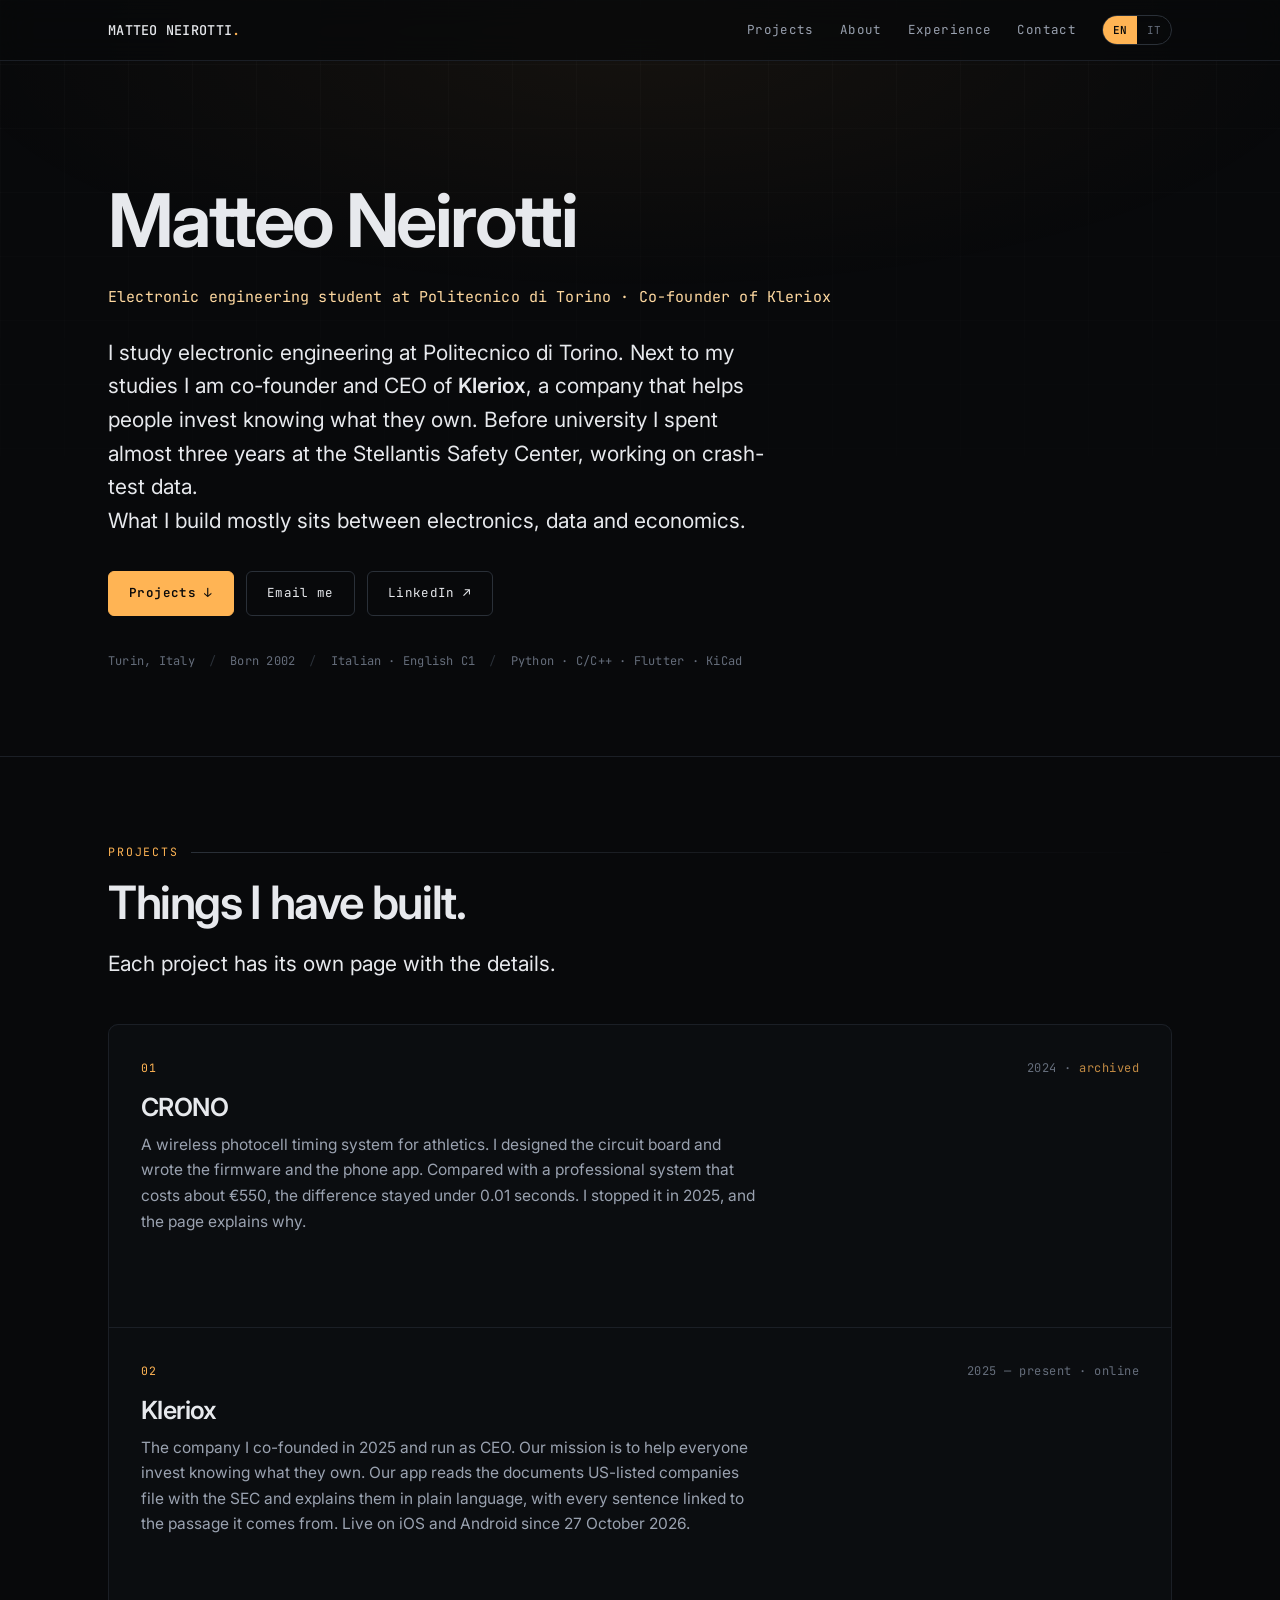
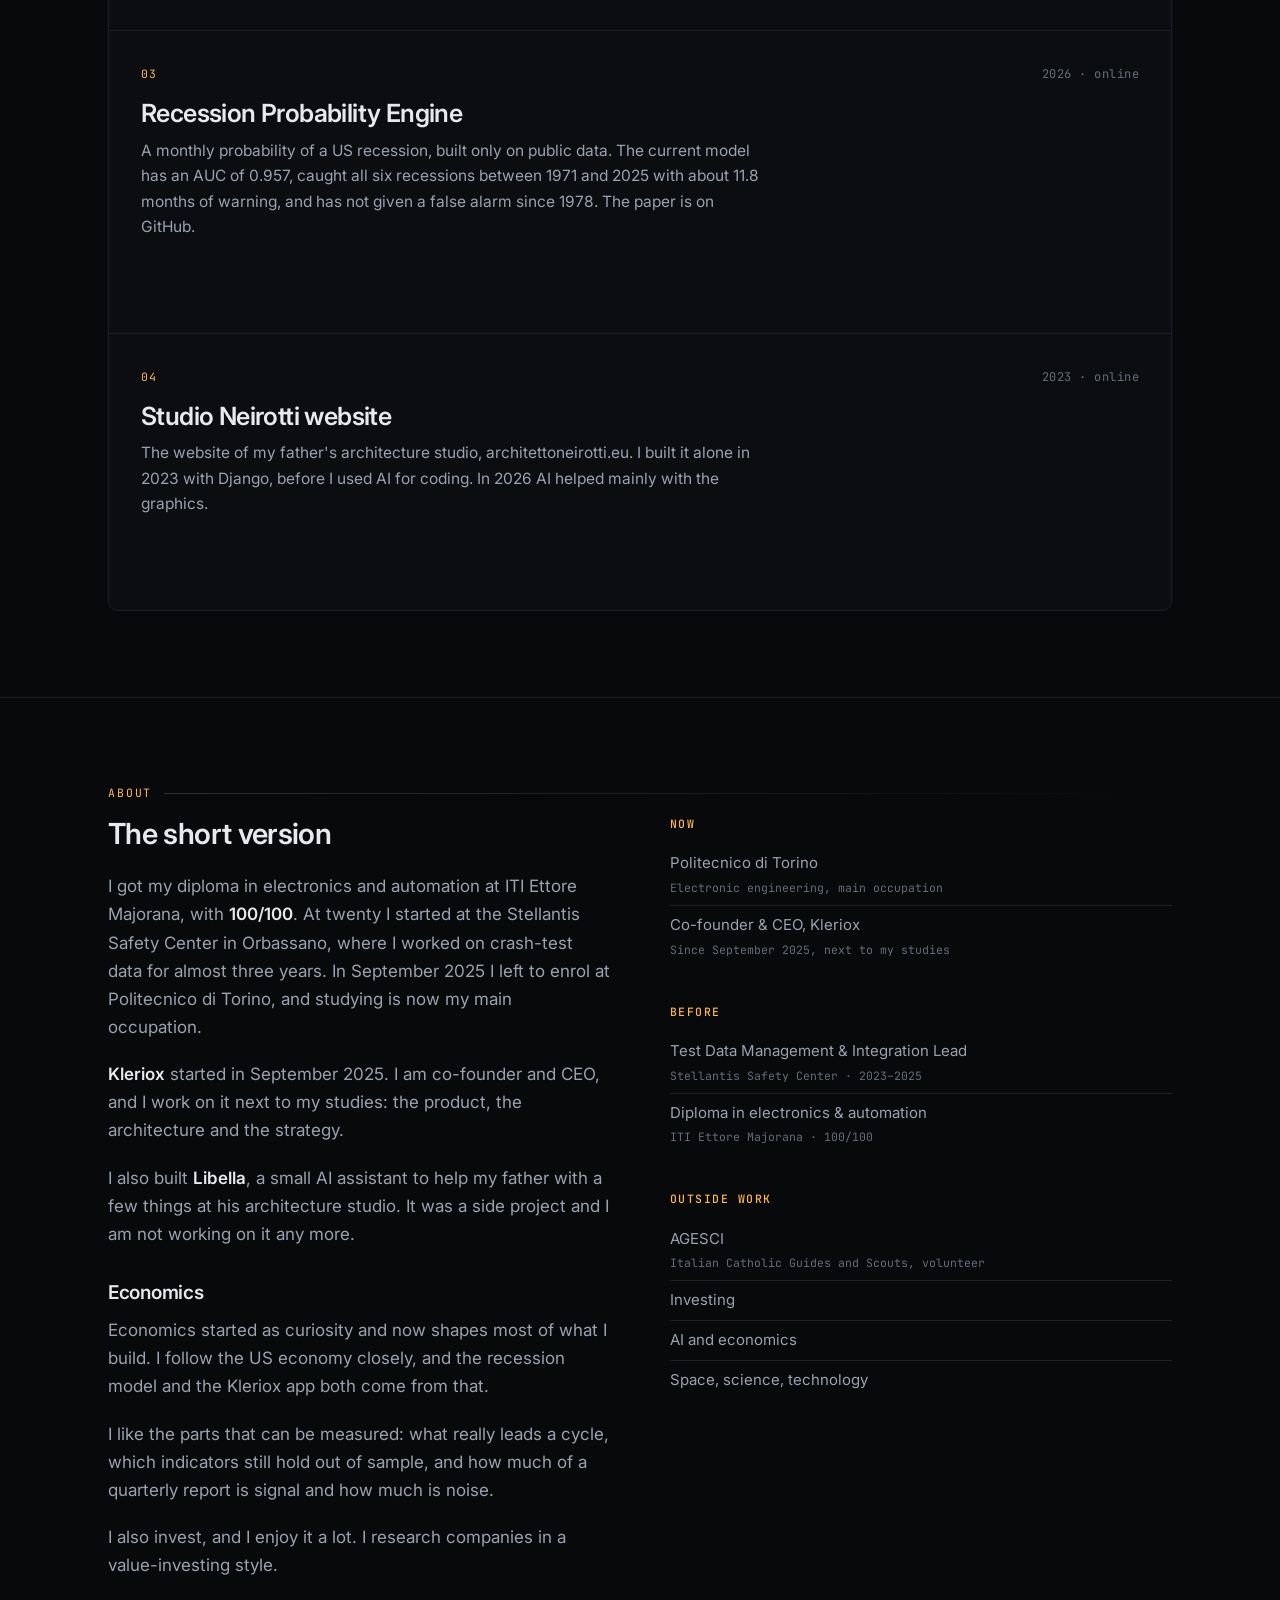
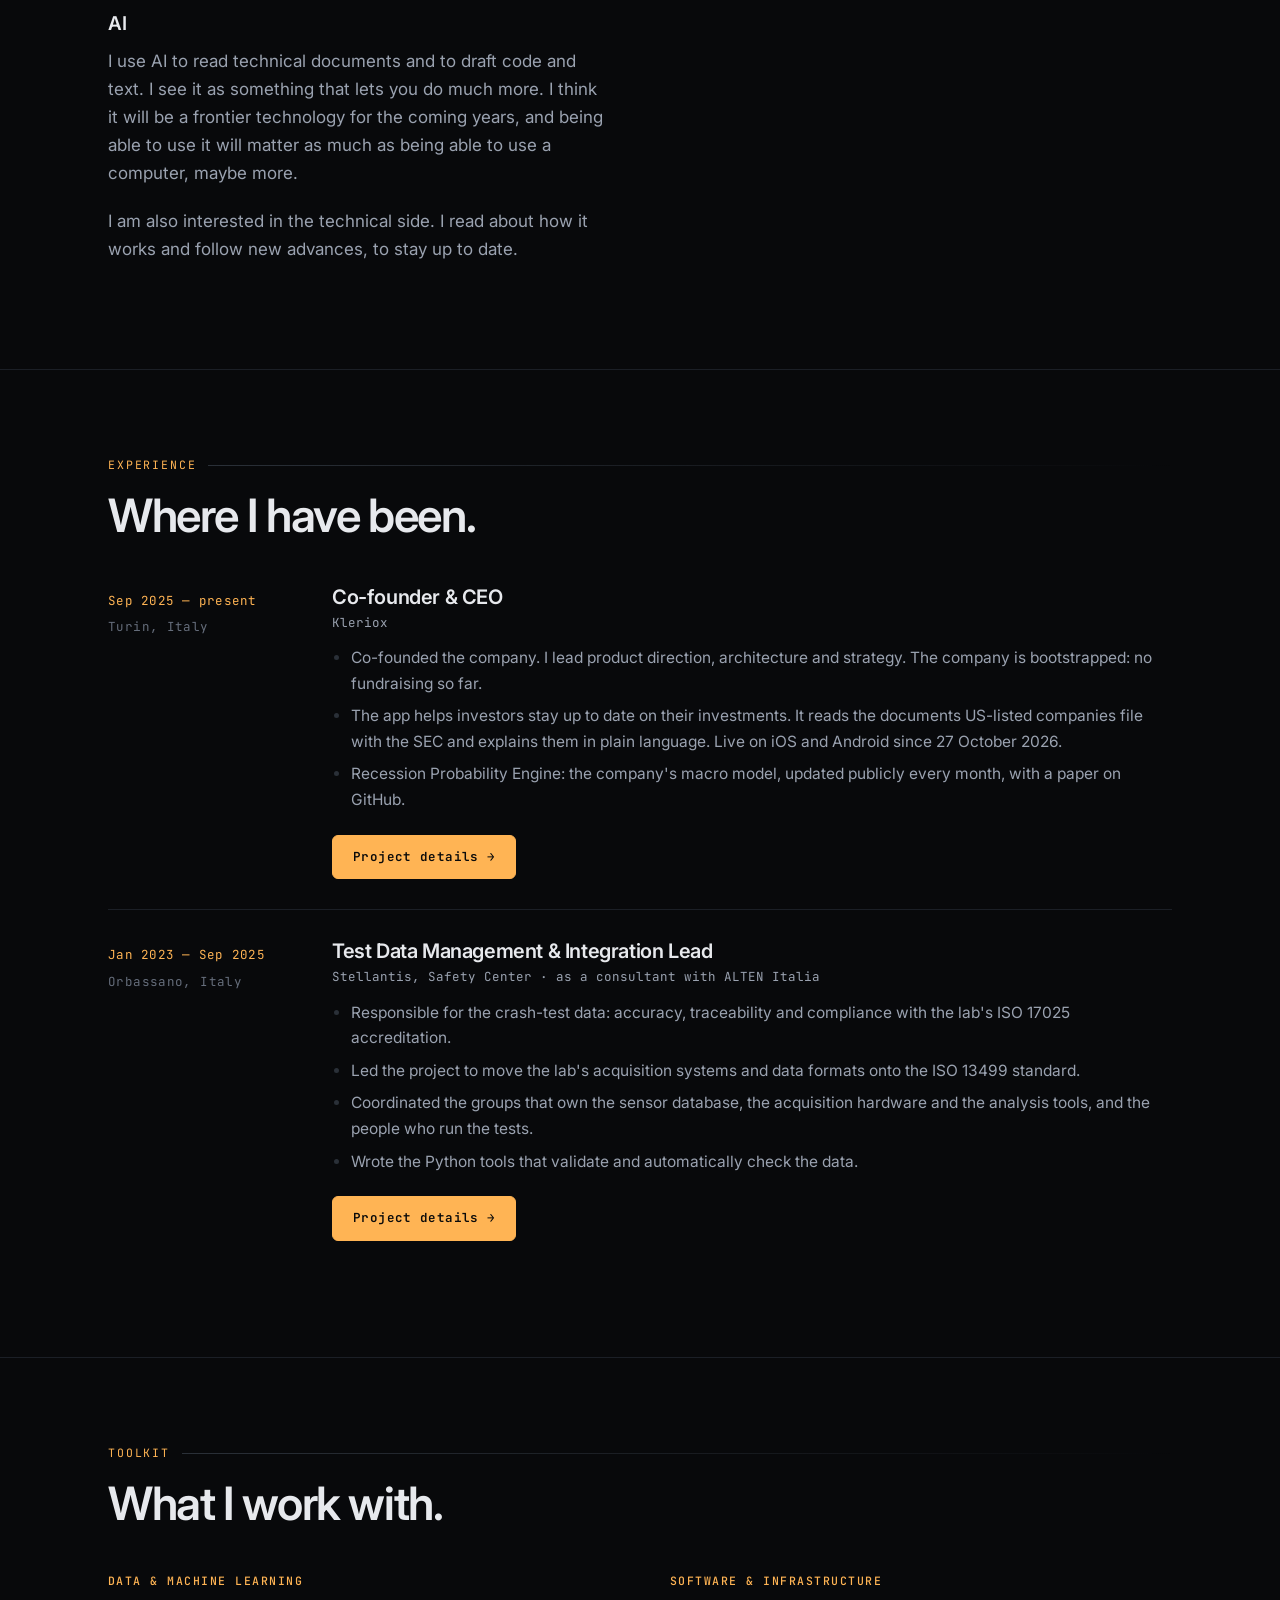
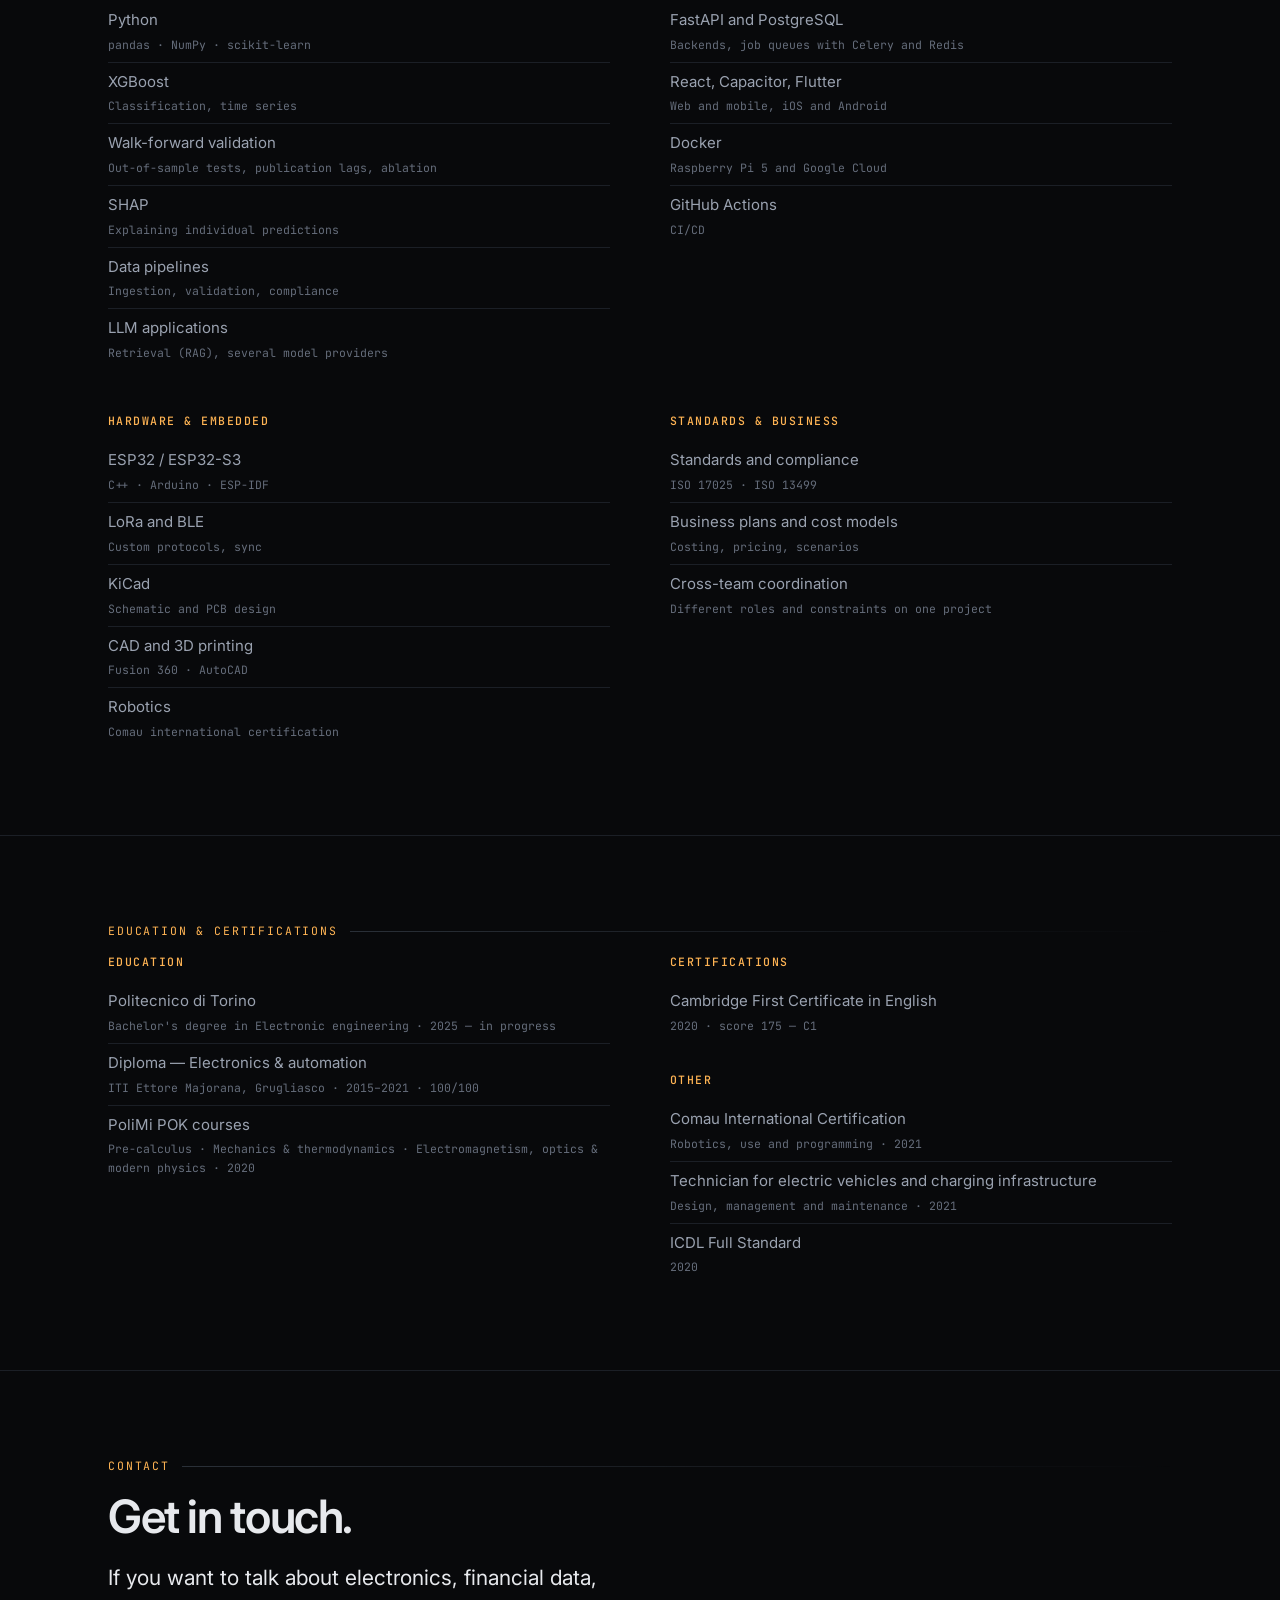
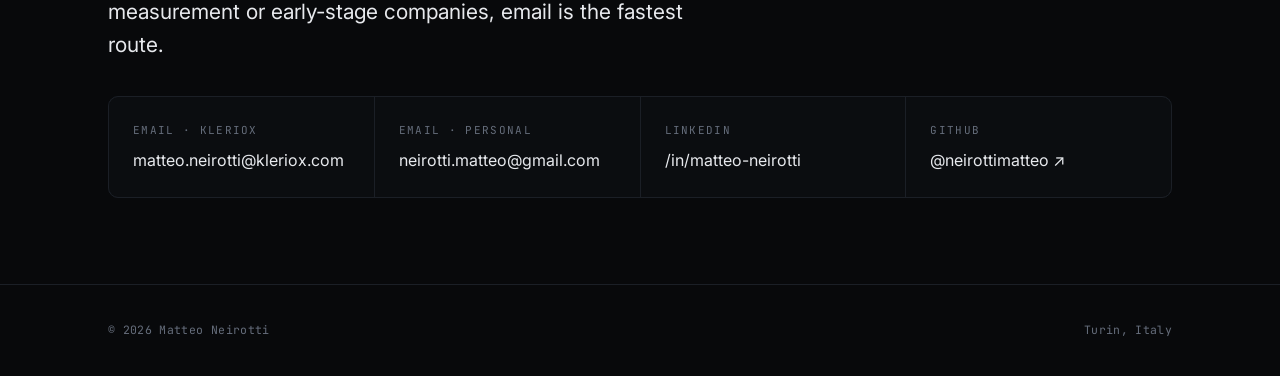
<file: index.html>
<!DOCTYPE html>
<html lang="en">
<head>
<meta charset="utf-8">
<meta name="viewport" content="width=device-width, initial-scale=1">
<title>Matteo Neirotti</title>
<meta name="description" content="Matteo Neirotti — electronic engineering student at Politecnico di Torino, co-founder of Kleriox. Three years of crash-test data work at the Stellantis Safety Center, a wireless timing system, and a monthly US recession model.">
<meta name="author" content="Matteo Neirotti">
<meta property="og:title" content="Matteo Neirotti">
<meta property="og:description" content="Electronics, data and economics. Student at Politecnico di Torino, co-founder of Kleriox.">
<meta property="og:type" content="website">
<meta name="theme-color" content="#08090b">
<link rel="preconnect" href="https://fonts.googleapis.com">
<link rel="preconnect" href="https://fonts.gstatic.com" crossorigin>
<link href="https://fonts.googleapis.com/css2?family=Inter:wght@400;500;600;650&family=JetBrains+Mono:wght@400;500&display=swap" rel="stylesheet">
<link rel="stylesheet" href="assets/site.css">
<link rel="icon" href="data:image/svg+xml,<svg xmlns='http://www.w3.org/2000/svg' viewBox='0 0 32 32'><rect width='32' height='32' rx='7' fill='%2308090b'/><text x='16' y='22' font-family='monospace' font-size='16' font-weight='700' fill='%23ffb454' text-anchor='middle'>M</text></svg>">
</head>
<body>

<header class="site-head">
  <div class="wrap">
    <a class="brand" href="index.html">MATTEO NEIROTTI<span class="dot">.</span></a>
    <nav class="site-nav">
      <div class="nav-hide">
        <a href="#projects"   data-it="Progetti">Projects</a>
        <a href="#about"      data-it="Chi sono">About</a>
        <a href="#experience" data-it="Esperienza">Experience</a>
        <a href="#contact"    data-it="Contatti">Contact</a>
      </div>
      <div class="lang" role="group" aria-label="Language">
        <button type="button" data-lang="en" aria-pressed="true">EN</button>
        <button type="button" data-lang="it" aria-pressed="false">IT</button>
      </div>
    </nav>
  </div>
</header>

<main>

<!-- ================= HERO ================= -->
<section class="hero">
  <div class="wrap">

    <h1 class="h-xl">Matteo&nbsp;Neirotti</h1>

    <p class="role" data-it="Studente di ingegneria elettronica al Politecnico di Torino · Co-founder di Kleriox">
      Electronic engineering student at Politecnico di Torino · Co-founder of Kleriox
    </p>

    <p class="lead" data-it-html="Studio ingegneria elettronica al Politecnico di Torino. Accanto allo studio sono co-founder e CEO di <strong>Kleriox</strong>, un'azienda che aiuta le persone a investire sapendo cosa possiedono. Prima dell'università ho passato quasi tre anni al Centro Sicurezza Stellantis, a lavorare sui dati dei crash test.<br>Quello che costruisco si colloca quasi sempre fra elettronica, dati ed economia.">
      I study electronic engineering at Politecnico di Torino. Next to my studies I am co-founder
      and CEO of <strong>Kleriox</strong>, a company that helps people invest knowing what they own.
      Before university I spent almost three years at the Stellantis Safety Center, working on
      crash-test data.<br>What I build mostly sits between electronics, data and economics.
    </p>

    <div class="btn-row">
      <a class="btn primary" href="#projects" data-it="I progetti ↓">Projects ↓</a>
      <a class="btn" href="mailto:neirotti.matteo@gmail.com" data-it="Scrivimi">Email me</a>
      <a class="btn" href="https://www.linkedin.com/in/matteo-neirotti-0906041a2/" target="_blank" rel="noopener">LinkedIn ↗</a>
    </div>

    <div class="facts">
      <span data-it="Torino, Italia">Turin, Italy</span>
      <span data-it="Classe 2002">Born 2002</span>
      <span data-it="Italiano · Inglese C1">Italian · English C1</span>
      <span>Python · C/C++ · Flutter · KiCad</span>
    </div>
  </div>
</section>

<!-- ================= PROJECTS ================= -->
<section id="projects">
  <div class="wrap">
    <p class="eyebrow" data-it="Progetti">Projects</p>
    <h2 class="h-lg rv" data-it="Cose che ho costruito.">Things I have built.</h2>
    <p class="lead rv" style="max-width:600px;margin-top:18px;margin-bottom:44px" data-it="Ogni progetto ha una pagina con i dettagli.">
      Each project has its own page with the details.
    </p>

    <div class="cards rv">

      <a class="card" href="projects/crono.html">
        <div class="card-top">
          <span class="card-num">01</span>
          <span class="card-year">2024 · <span class="arch" data-it="archiviato">archived</span></span>
        </div>
        <h3>CRONO</h3>
        <p data-it="Un sistema di cronometraggio wireless a fotocellule per l'atletica. Ho disegnato la scheda e scritto il firmware e l'app per il telefono. Confrontato con un sistema professionale da circa 550 €, lo scarto è rimasto sotto 0,01 secondi. L'ho fermato nel 2025, e nella pagina spiego perché.">
          A wireless photocell timing system for athletics. I designed the circuit board and wrote
          the firmware and the phone app. Compared with a professional system that costs about
          €550, the difference stayed under 0.01 seconds. I stopped it in 2025, and the page
          explains why.
        </p>
        <span class="go" data-it="Apri →">Open →</span>
      </a>

      <a class="card" href="projects/kleriox.html">
        <div class="card-top">
          <span class="card-num">02</span>
          <span class="card-year" data-it="2025 — oggi · online">2025 — present · online</span>
        </div>
        <h3>Kleriox</h3>
        <p data-it="L'azienda che ho co-fondato nel 2025 e di cui sono CEO. La nostra missione è aiutare tutti a investire sapendo cosa possiedono. La nostra app legge i documenti che le società quotate americane depositano alla SEC e li spiega in linguaggio semplice, con ogni frase collegata al passaggio da cui viene. Online su iOS e Android dal 27 ottobre 2026.">
          The company I co-founded in 2025 and run as CEO. Our mission is to help everyone invest
          knowing what they own. Our app reads the documents US-listed companies
          file with the SEC and explains them in plain language, with every sentence linked to the
          passage it comes from. Live on iOS and Android since 27 October 2026.
        </p>
        <span class="go" data-it="Apri →">Open →</span>
      </a>

      <a class="card" href="projects/recession-engine.html">
        <div class="card-top">
          <span class="card-num">03</span>
          <span class="card-year" data-it="2026 · online">2026 · online</span>
        </div>
        <h3 data-it="Recession Probability Engine">Recession Probability Engine</h3>
        <p data-it="Una probabilità mensile di recessione negli Stati Uniti, calcolata solo su dati pubblici. Il modello attuale ha un AUC di 0,957, ha riconosciuto tutte e sei le recessioni fra il 1971 e il 2025 con circa 11,8 mesi di anticipo e non dà un falso allarme dal 1978. Il paper è su GitHub.">
          A monthly probability of a US recession, built only on public data. The current model has
          an AUC of 0.957, caught all six recessions between 1971 and 2025 with about 11.8 months
          of warning, and has not given a false alarm since 1978. The paper is on GitHub.
        </p>
        <span class="go" data-it="Apri →">Open →</span>
      </a>

      <a class="card" href="projects/studio-neirotti.html">
        <div class="card-top">
          <span class="card-num">04</span>
          <span class="card-year" data-it="2023 · online">2023 · online</span>
        </div>
        <h3 data-it="Sito dello Studio Neirotti">Studio Neirotti website</h3>
        <p data-it="Il sito dello studio di architettura di mio padre, architettoneirotti.eu. L'ho costruito da solo nel 2023 con Django, prima di usare l'AI per programmare. Nel 2026 l'AI mi ha aiutato soprattutto con la grafica.">
          The website of my father's architecture studio, architettoneirotti.eu. I built it alone
          in 2023 with Django, before I used AI for coding. In 2026 AI helped mainly with the
          graphics.
        </p>
        <span class="go" data-it="Apri →">Open →</span>
      </a>

    </div>
  </div>
</section>

<!-- ================= ABOUT ================= -->
<section id="about">
  <div class="wrap">
    <p class="eyebrow" data-it="Chi sono">About</p>
    <div class="grid2" style="gap:60px">
      <div class="rv">
        <h2 class="h-md" style="margin-bottom:22px" data-it="In breve">The short version</h2>

        <p data-it-html="Mi sono diplomato in elettronica e automazione all'ITI Ettore Majorana con <strong>100/100</strong>. A vent'anni sono entrato al Centro Sicurezza Stellantis di Orbassano, dove per quasi tre anni mi sono occupato dei dati dei crash test. Nel settembre 2025 me ne sono andato per iscrivermi al Politecnico di Torino: oggi lo studio è la mia occupazione principale.">
          I got my diploma in electronics and automation at ITI Ettore Majorana, with
          <strong>100/100</strong>. At twenty I started at the Stellantis Safety Center in
          Orbassano, where I worked on crash-test data for almost three years. In September 2025 I
          left to enrol at Politecnico di Torino, and studying is now my main occupation.
        </p>

        <p data-it-html="<strong>Kleriox</strong> è nata nel settembre 2025. Sono co-founder e CEO e ci lavoro accanto allo studio: prodotto, architettura e strategia.">
          <strong>Kleriox</strong> started in September 2025. I am co-founder and CEO, and I work
          on it next to my studies: the product, the architecture and the strategy.
        </p>

        <p data-it-html="Ho costruito anche <strong>Libella</strong>, un piccolo assistente AI per aiutare mio padre in alcune cose nel suo studio di architettura. Era un progetto secondario e non ci lavoro più.">
          I also built <strong>Libella</strong>, a small AI assistant to help my father with a few
          things at his architecture studio. It was a side project and I am not working on it any
          more.
        </p>

        <h3 class="h-sm" style="margin:34px 0 12px" data-it="Economia">Economics</h3>
        <p data-it="L'economia è partita come curiosità e ormai guida buona parte di quello che costruisco. Seguo da vicino l'economia americana, e il modello di recessione e l'app di Kleriox nascono da lì.">
          Economics started as curiosity and now shapes most of what I build. I follow the US
          economy closely, and the recession model and the Kleriox app both come from that.
        </p>
        <p data-it="Mi interessano le parti che si possono misurare: cosa anticipa davvero un ciclo, quali indicatori reggono fuori campione, quanto di un bilancio trimestrale è segnale e quanto rumore.">
          I like the parts that can be measured: what really leads a cycle, which indicators still
          hold out of sample, and how much of a quarterly report is signal and how much is noise.
        </p>
        <p data-it="Investo anch'io, e mi piace molto. Studio le aziende con un approccio value.">
          I also invest, and I enjoy it a lot. I research companies in a value-investing style.
        </p>

        <h3 class="h-sm" style="margin:34px 0 12px" data-it="AI">AI</h3>
        <p data-it="Uso l'AI per leggere documenti tecnici e per scrivere codice e testi. La vedo come qualcosa che permette di fare molto di più. Penso che sarà una tecnologia di frontiera per i prossimi anni, e che saperla usare conterà quanto saper usare un computer, forse di più.">
          I use AI to read technical documents and to draft code and text. I see it as something
          that lets you do much more. I think it will be a frontier technology for the coming
          years, and being able to use it will matter as much as being able to use a computer,
          maybe more.
        </p>
        <p data-it="Mi interessa anche la parte tecnica: leggo di come funziona e seguo le novità, per restare aggiornato.">
          I am also interested in the technical side. I read about how it works and follow new
          advances, to stay up to date.
        </p>
      </div>

      <div class="rv">
        <div class="block" style="margin-bottom:38px">
          <h4 data-it="Adesso">Now</h4>
          <ul>
            <li data-it-html="Politecnico di Torino <span class='s'>Ingegneria elettronica, occupazione principale</span>">Politecnico di Torino <span class="s">Electronic engineering, main occupation</span></li>
            <li data-it-html="Co-founder &amp; CEO, Kleriox <span class='s'>Da settembre 2025, accanto allo studio</span>">Co-founder &amp; CEO, Kleriox <span class="s">Since September 2025, next to my studies</span></li>
          </ul>
        </div>
        <div class="block" style="margin-bottom:38px">
          <h4 data-it="Prima">Before</h4>
          <ul>
            <li data-it-html="Test Data Management &amp; Integration Lead <span class='s'>Centro Sicurezza Stellantis · 2023–2025</span>">Test Data Management &amp; Integration Lead <span class="s">Stellantis Safety Center · 2023–2025</span></li>
            <li data-it-html="Diploma in elettronica e automazione <span class='s'>ITI Ettore Majorana · 100/100</span>">Diploma in electronics &amp; automation <span class="s">ITI Ettore Majorana · 100/100</span></li>
          </ul>
        </div>
        <div class="block">
          <h4 data-it="Fuori dal lavoro">Outside work</h4>
          <ul>
            <li data-it-html="AGESCI <span class='s'>Guide e Scout Cattolici Italiani, volontariato</span>">AGESCI <span class="s">Italian Catholic Guides and Scouts, volunteer</span></li>
            <li data-it="Investimenti">Investing</li>
            <li data-it="AI ed economia">AI and economics</li>
            <li data-it="Spazio, scienza, tecnologia">Space, science, technology</li>
          </ul>
        </div>
      </div>
    </div>
  </div>
</section>

<!-- ================= EXPERIENCE ================= -->
<section id="experience">
  <div class="wrap">
    <p class="eyebrow" data-it="Esperienza">Experience</p>
    <h2 class="h-lg rv" style="margin-bottom:44px" data-it="Dove sono stato.">Where I have been.</h2>

    <div class="tl rv">

      <article class="tl-item">
        <div class="tl-when">
          <span data-it="Set 2025 — oggi">Sep 2025 — present</span>
          <span class="where" data-it="Torino, Italia">Turin, Italy</span>
        </div>
        <div class="tl-body">
          <h3 data-it="Co-founder &amp; CEO">Co-founder &amp; CEO</h3>
          <p class="tl-org">Kleriox</p>
          <ul>
            <li data-it="Ho co-fondato l'azienda. Mi occupo di direzione di prodotto, architettura e strategia. L'azienda si autofinanzia: finora nessuna raccolta fondi.">Co-founded the company. I lead product direction, architecture and strategy. The company is bootstrapped: no fundraising so far.</li>
            <li data-it="L'app aiuta gli investitori a restare aggiornati sui propri investimenti. Legge i documenti che le società quotate americane depositano alla SEC e li spiega in linguaggio semplice. Online su iOS e Android dal 27 ottobre 2026.">The app helps investors stay up to date on their investments. It reads the documents US-listed companies file with the SEC and explains them in plain language. Live on iOS and Android since 27 October 2026.</li>
            <li data-it="Recession Probability Engine: il modello macro dell'azienda, aggiornato pubblicamente ogni mese, con un paper su GitHub.">Recession Probability Engine: the company's macro model, updated publicly every month, with a paper on GitHub.</li>
          </ul>
          <div class="btn-row" style="margin-top:22px"><a class="btn primary" href="projects/kleriox.html" data-it="Dettagli del progetto →">Project details →</a></div>
        </div>
      </article>

      <article class="tl-item">
        <div class="tl-when">
          <span data-it="Gen 2023 — Set 2025">Jan 2023 — Sep 2025</span>
          <span class="where" data-it="Orbassano, Italia">Orbassano, Italy</span>
        </div>
        <div class="tl-body">
          <h3 data-it="Test Data Management &amp; Integration Lead">Test Data Management &amp; Integration Lead</h3>
          <p class="tl-org" data-it="Stellantis, Centro Sicurezza · come consulente ALTEN Italia">Stellantis, Safety Center · as a consultant with ALTEN Italia</p>
          <ul>
            <li data-it="Responsabile dei dati dei crash test: accuratezza, tracciabilità e conformità all'accreditamento ISO 17025 del laboratorio.">Responsible for the crash-test data: accuracy, traceability and compliance with the lab's ISO 17025 accreditation.</li>
            <li data-it="Ho guidato il progetto per portare i sistemi di acquisizione e i formati dei dati del laboratorio sullo standard ISO 13499.">Led the project to move the lab's acquisition systems and data formats onto the ISO 13499 standard.</li>
            <li data-it="Coordinavo i gruppi che gestiscono il database dei sensori, l'hardware di acquisizione e gli strumenti di analisi, e le persone che eseguono le prove.">Coordinated the groups that own the sensor database, the acquisition hardware and the analysis tools, and the people who run the tests.</li>
            <li data-it="Ho scritto in Python gli strumenti per validare e controllare automaticamente i dati.">Wrote the Python tools that validate and automatically check the data.</li>
          </ul>
          <div class="btn-row" style="margin-top:22px"><a class="btn primary" href="projects/stellantis.html" data-it="Dettagli del progetto →">Project details →</a></div>
        </div>
      </article>

    </div>
  </div>
</section>

<!-- ================= TOOLKIT ================= -->
<section id="toolkit">
  <div class="wrap">
    <p class="eyebrow" data-it="Strumenti">Toolkit</p>
    <h2 class="h-lg rv" style="margin-bottom:44px" data-it="Con cosa lavoro.">What I work with.</h2>
    <div class="grid2 rv" style="gap:44px 60px;grid-template-columns:repeat(auto-fit,minmax(380px,1fr))">
      <div class="block">
        <h4 data-it="Dati &amp; machine learning">Data &amp; machine learning</h4>
        <ul>
          <li>Python <span class="s">pandas · NumPy · scikit-learn</span></li>
          <li>XGBoost <span class="s" data-it="Classificazione, serie storiche">Classification, time series</span></li>
          <li data-it-html="Validazione walk-forward <span class='s'>Test fuori campione, ritardi di pubblicazione, ablation</span>">Walk-forward validation <span class="s">Out-of-sample tests, publication lags, ablation</span></li>
          <li>SHAP <span class="s" data-it="Spiegare le singole previsioni">Explaining individual predictions</span></li>
          <li data-it-html="Pipeline di dati <span class='s'>Ingestione, validazione, conformità</span>">Data pipelines <span class="s">Ingestion, validation, compliance</span></li>
          <li data-it-html="Applicazioni con LLM <span class='s'>Retrieval (RAG), più fornitori di modelli</span>">LLM applications <span class="s">Retrieval (RAG), several model providers</span></li>
        </ul>
      </div>
      <div class="block">
        <h4 data-it="Software &amp; infrastruttura">Software &amp; infrastructure</h4>
        <ul>
          <li data-it-html="FastAPI e PostgreSQL <span class='s'>Backend, code di lavoro con Celery e Redis</span>">FastAPI and PostgreSQL <span class="s">Backends, job queues with Celery and Redis</span></li>
          <li data-it-html="React, Capacitor, Flutter <span class='s'>Web e mobile, iOS e Android</span>">React, Capacitor, Flutter <span class="s">Web and mobile, iOS and Android</span></li>
          <li data-it-html="Docker <span class='s'>Raspberry Pi 5 e Google Cloud</span>">Docker <span class="s">Raspberry Pi 5 and Google Cloud</span></li>
          <li>GitHub Actions <span class="s">CI/CD</span></li>
        </ul>
      </div>
      <div class="block">
        <h4 data-it="Hardware &amp; embedded">Hardware &amp; embedded</h4>
        <ul>
          <li>ESP32 / ESP32-S3 <span class="s">C++ · Arduino · ESP-IDF</span></li>
          <li data-it-html="LoRa e BLE <span class='s'>Protocolli su misura, sincronizzazione</span>">LoRa and BLE <span class="s">Custom protocols, sync</span></li>
          <li data-it-html="KiCad <span class='s'>Schematici e progettazione PCB</span>">KiCad <span class="s">Schematic and PCB design</span></li>
          <li data-it-html="CAD e stampa 3D <span class='s'>Fusion 360 · AutoCAD</span>">CAD and 3D printing <span class="s">Fusion 360 · AutoCAD</span></li>
          <li data-it-html="Robotica <span class='s'>Certificazione internazionale Comau</span>">Robotics <span class="s">Comau international certification</span></li>
        </ul>
      </div>
      <div class="block">
        <h4 data-it="Standard &amp; business">Standards &amp; business</h4>
        <ul>
          <li data-it-html="Standard e conformità <span class='s'>ISO 17025 · ISO 13499</span>">Standards and compliance <span class="s">ISO 17025 · ISO 13499</span></li>
          <li data-it-html="Business plan e modelli di costo <span class='s'>Costi, prezzi, scenari</span>">Business plans and cost models <span class="s">Costing, pricing, scenarios</span></li>
          <li data-it-html="Coordinamento fra gruppi <span class='s'>Ruoli e vincoli diversi sullo stesso progetto</span>">Cross-team coordination <span class="s">Different roles and constraints on one project</span></li>
        </ul>
      </div>
    </div>
  </div>
</section>

<!-- ================= EDUCATION ================= -->
<section id="education">
  <div class="wrap">
    <p class="eyebrow" data-it="Formazione e certificazioni">Education &amp; certifications</p>
    <div class="grid2 rv" style="gap:60px">
      <div class="block">
        <h4 data-it="Formazione">Education</h4>
        <ul>
          <li data-it-html="Politecnico di Torino <span class='s'>Laurea triennale in Ingegneria elettronica · 2025 — in corso</span>">Politecnico di Torino <span class="s">Bachelor's degree in Electronic engineering · 2025 — in progress</span></li>
          <li data-it-html="Diploma — Elettronica e automazione <span class='s'>ITI Ettore Majorana, Grugliasco · 2015–2021 · 100/100</span>">Diploma — Electronics &amp; automation <span class="s">ITI Ettore Majorana, Grugliasco · 2015–2021 · 100/100</span></li>
          <li data-it-html="Corsi PoliMi POK <span class='s'>Pre-calcolo · Meccanica e termodinamica · Elettromagnetismo, ottica e fisica moderna · 2020</span>">PoliMi POK courses <span class="s">Pre-calculus · Mechanics &amp; thermodynamics · Electromagnetism, optics &amp; modern physics · 2020</span></li>
        </ul>
      </div>
      <div class="block">
        <h4 data-it="Certificazioni">Certifications</h4>
        <ul>
          <li data-it-html="Cambridge First Certificate in English <span class='s'>2020 · punteggio 175 — C1</span>">Cambridge First Certificate in English <span class="s">2020 · score 175 — C1</span></li>
        </ul>
        <h4 style="margin-top:30px" data-it="Altro">Other</h4>
        <ul>
          <li data-it-html="Certificazione Internazionale Comau <span class='s'>Robotica, uso e programmazione · 2021</span>">Comau International Certification <span class="s">Robotics, use and programming · 2021</span></li>
          <li data-it-html="Tecnico per veicoli elettrici e infrastrutture di ricarica <span class='s'>Progettazione, gestione e manutenzione · 2021</span>">Technician for electric vehicles and charging infrastructure <span class="s">Design, management and maintenance · 2021</span></li>
          <li data-it-html="ICDL Full Standard <span class='s'>2020</span>">ICDL Full Standard <span class="s">2020</span></li>
        </ul>
      </div>
    </div>
  </div>
</section>

<!-- ================= CONTACT ================= -->
<section id="contact">
  <div class="wrap">
    <p class="eyebrow" data-it="Contatti">Contact</p>
    <h2 class="h-lg rv" data-it="Scrivimi.">Get in touch.</h2>
    <p class="lead rv" style="max-width:580px;margin-top:18px" data-it="Se vuoi parlare di elettronica, dati finanziari, misura o startup in fase iniziale, la mail è la strada più veloce.">
      If you want to talk about electronics, financial data, measurement or early-stage companies,
      email is the fastest route.
    </p>

    <div class="contact-links rv">
      <a href="mailto:matteo.neirotti@kleriox.com">
        <div class="k" data-it="Email · Kleriox">Email · Kleriox</div>
        <div class="v">matteo.neirotti@kleriox.com</div>
      </a>
      <a href="mailto:neirotti.matteo@gmail.com">
        <div class="k" data-it="Email · personale">Email · personal</div>
        <div class="v">neirotti.matteo@gmail.com</div>
      </a>
      <a href="https://www.linkedin.com/in/matteo-neirotti-0906041a2/" target="_blank" rel="noopener">
        <div class="k">LinkedIn</div>
        <div class="v">/in/matteo-neirotti</div>
      </a>
      <a href="https://github.com/neirottimatteo" target="_blank" rel="noopener">
        <div class="k">GitHub</div>
        <div class="v">@neirottimatteo ↗</div>
      </a>
    </div>
  </div>
</section>

</main>

<footer class="site-foot">
  <div class="wrap">
    <p>© <span id="yr">2026</span> Matteo Neirotti</p>
    <p data-it="Torino, Italia">Turin, Italy</p>
  </div>
</footer>

<script>document.getElementById('yr').textContent=new Date().getFullYear();</script>
<script src="assets/site.js"></script>
</body>
</html>
</file>
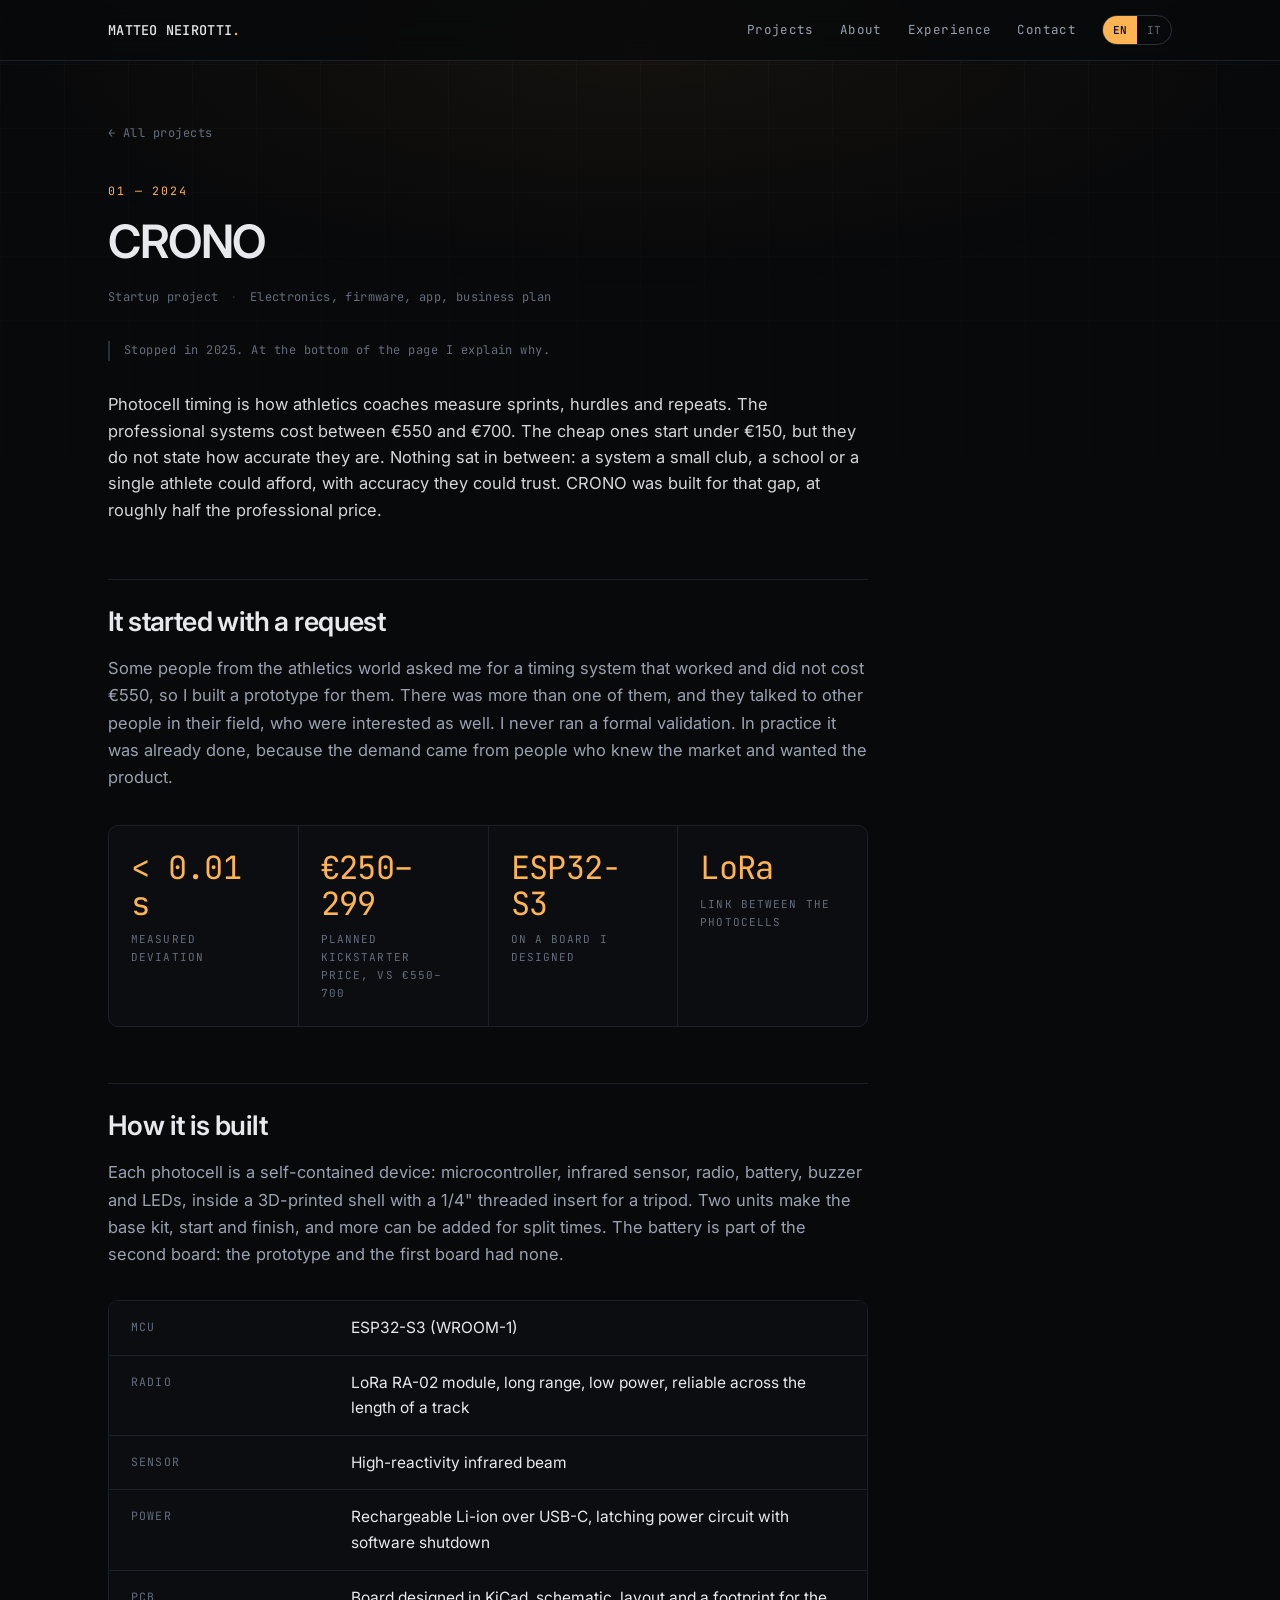
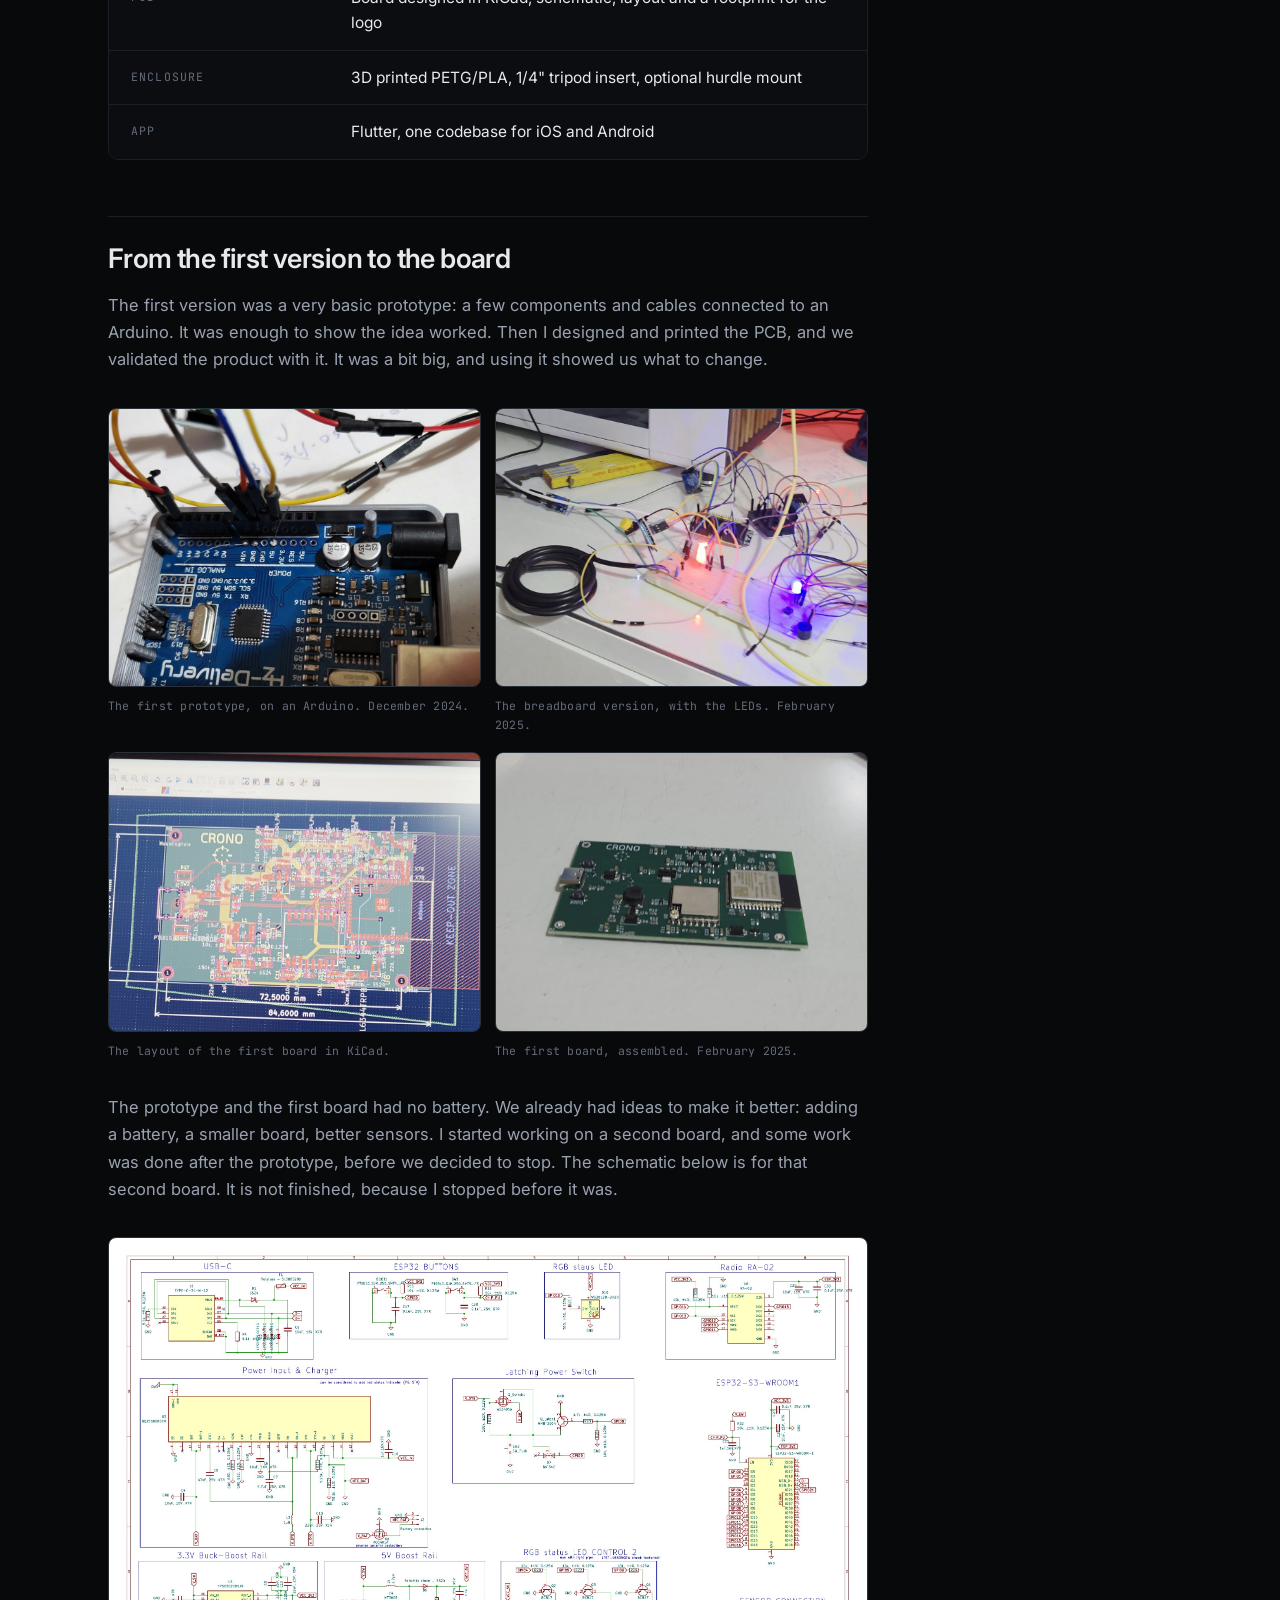
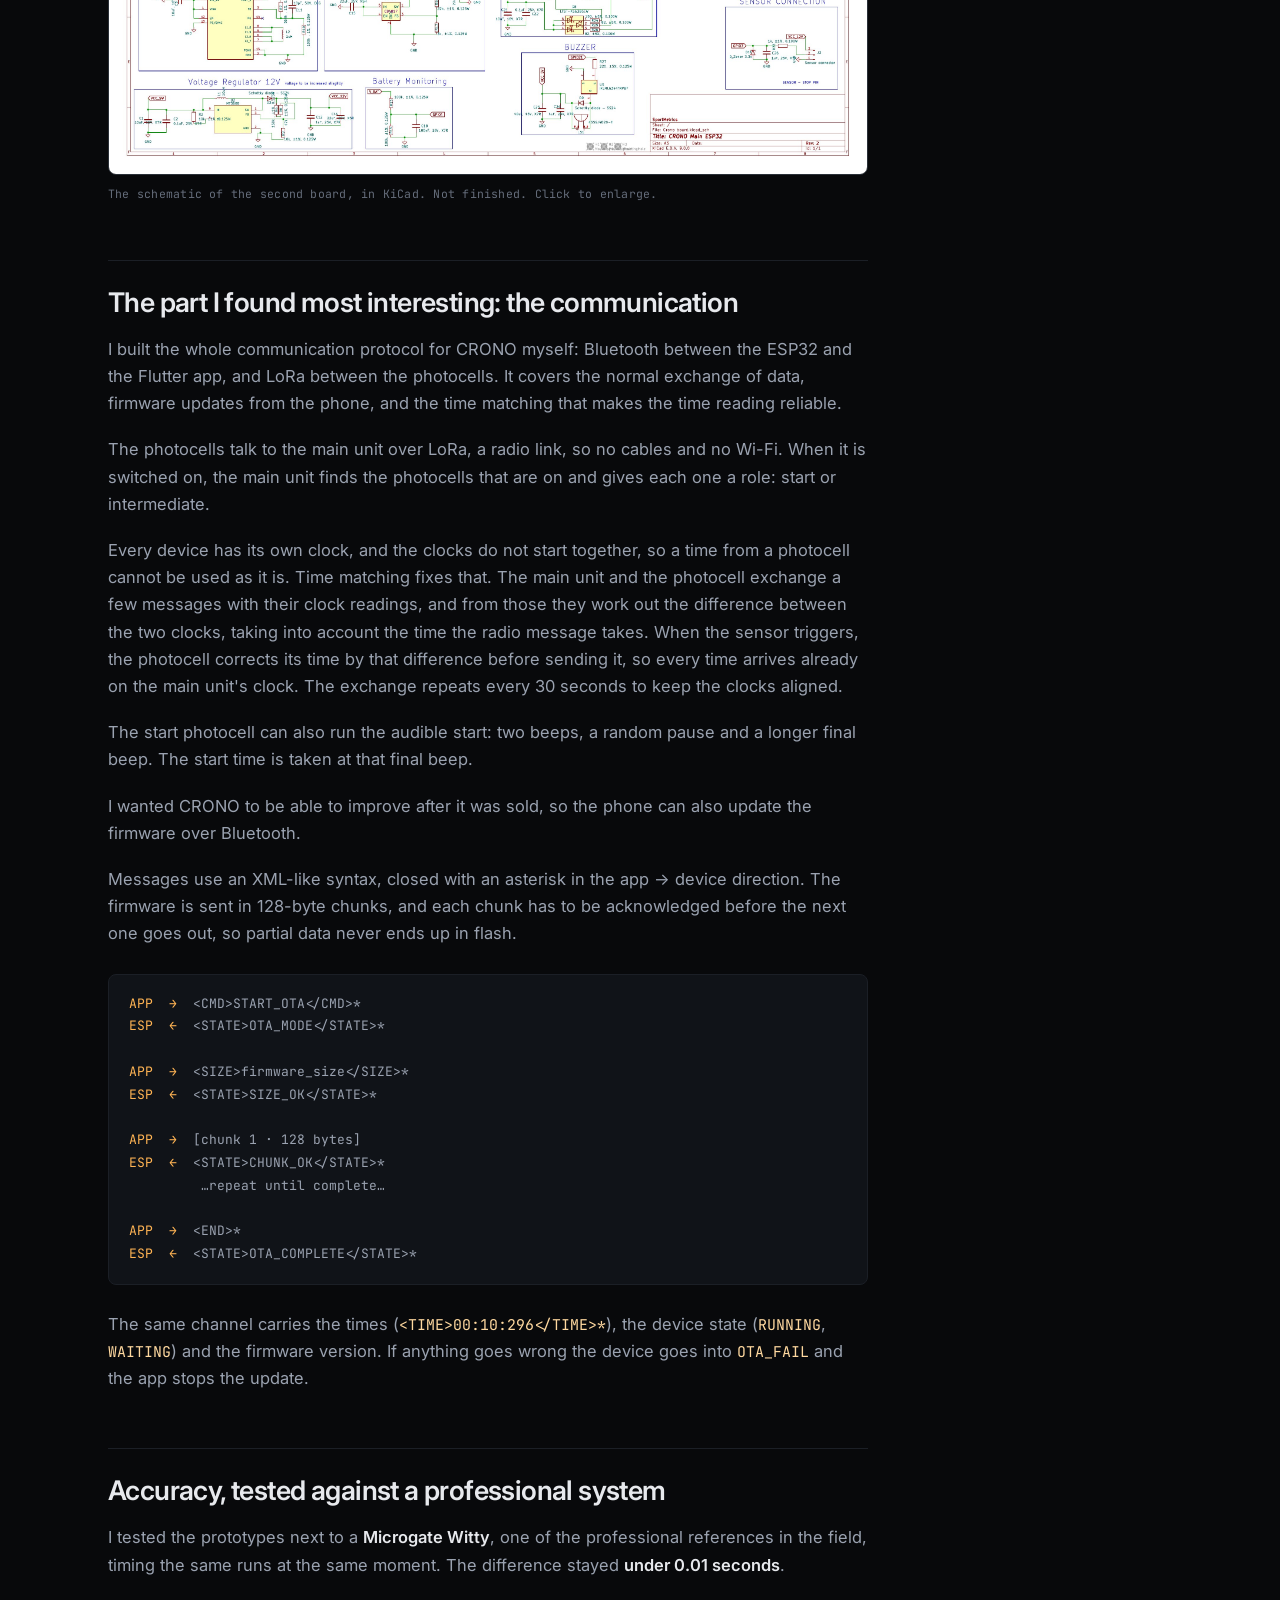
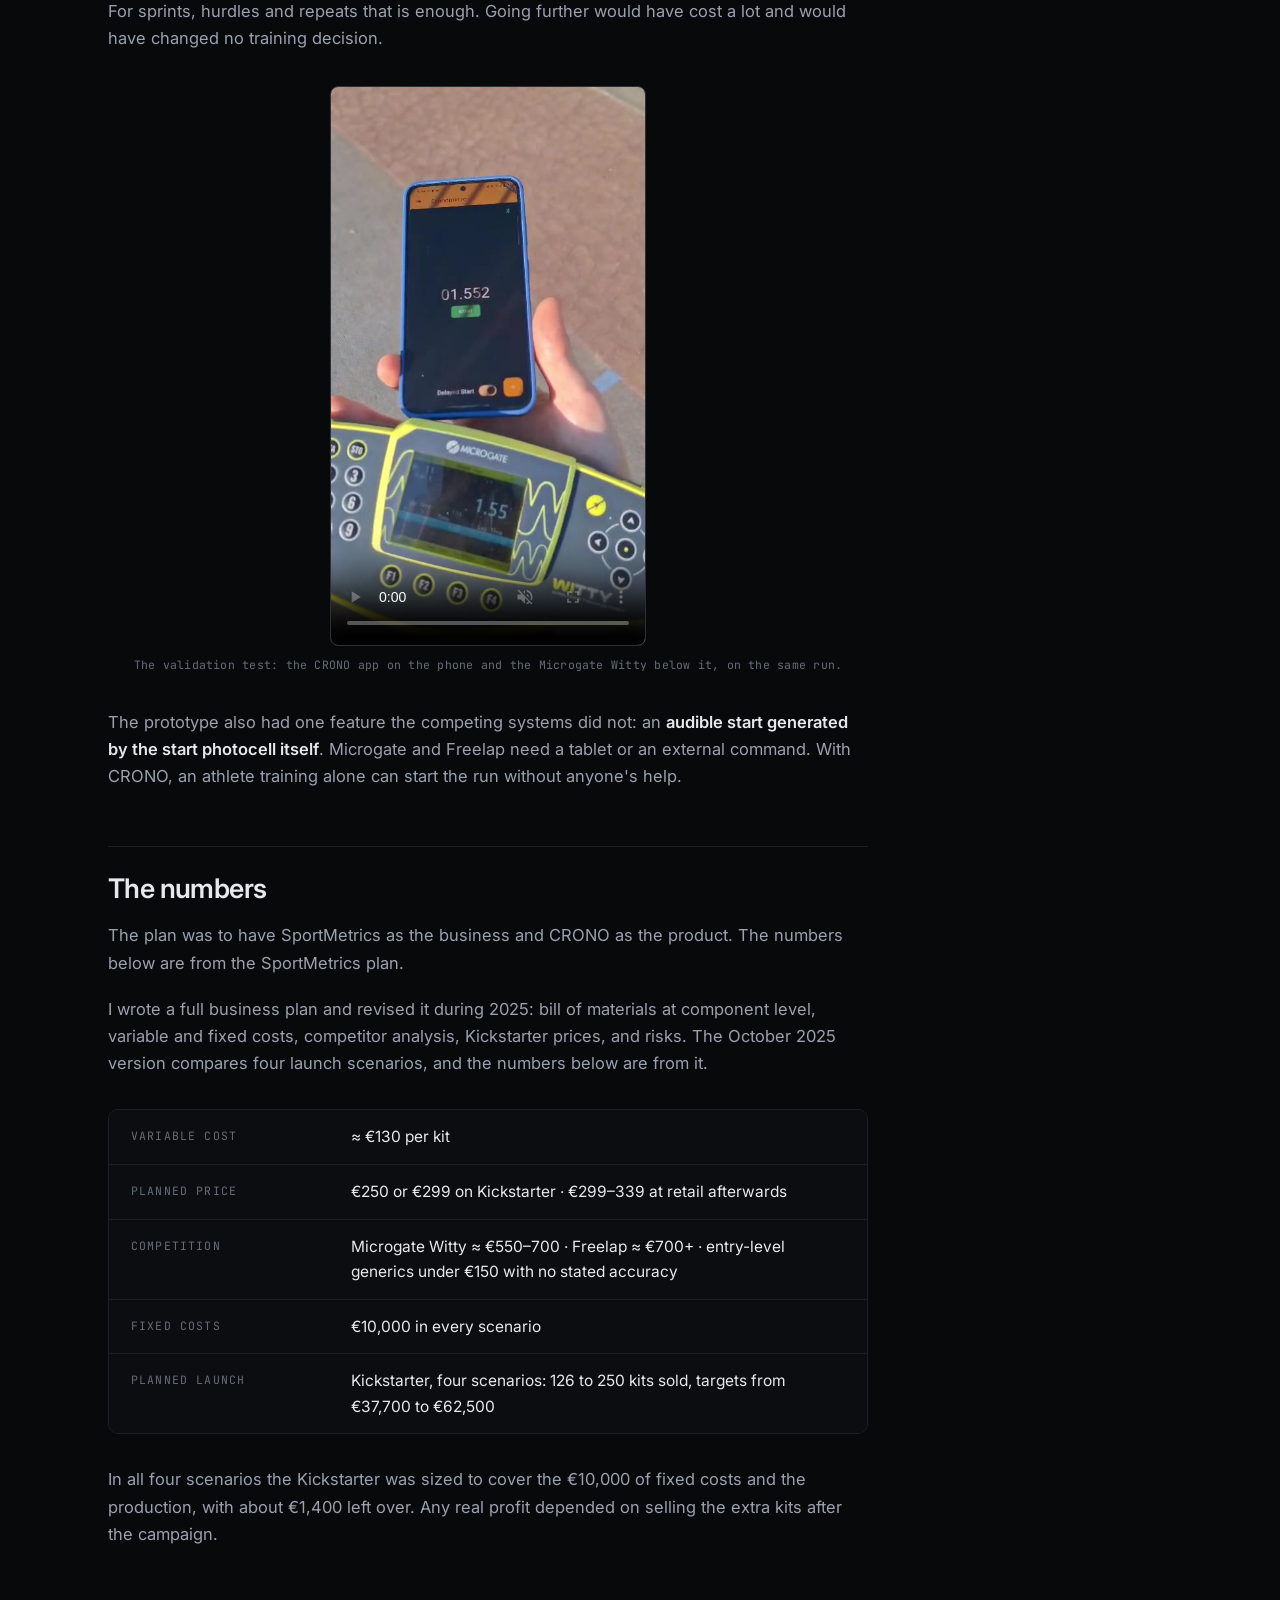
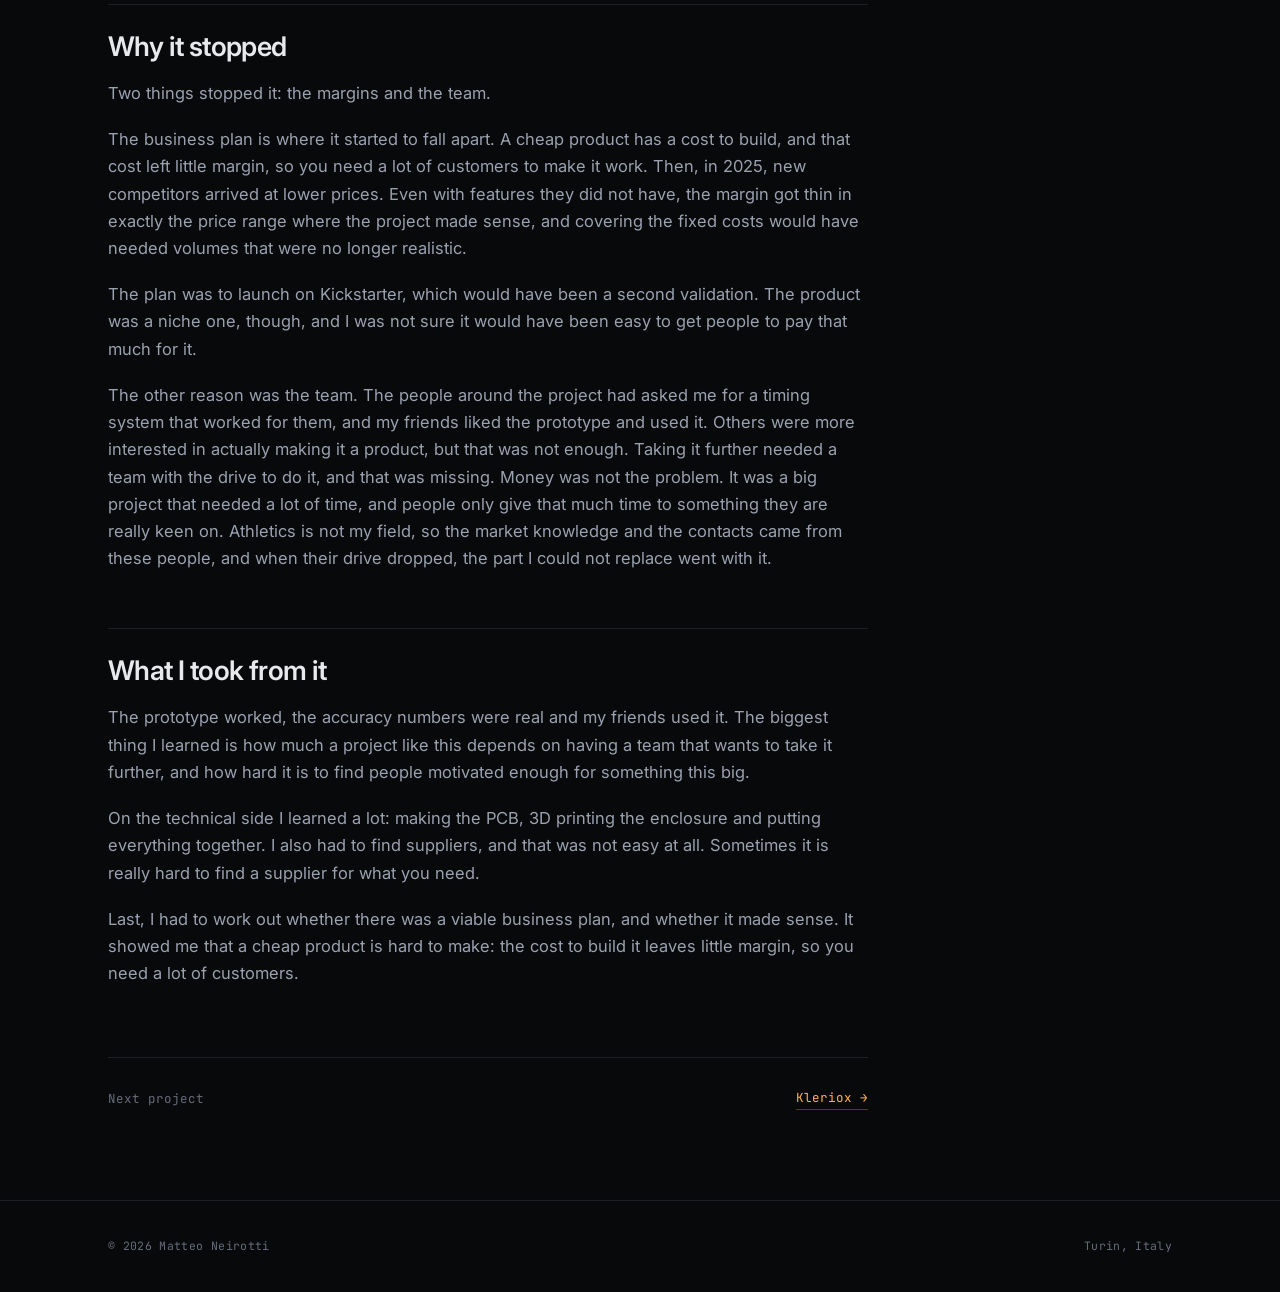
<file: projects/crono.html>
<!DOCTYPE html>
<html lang="en">
<head>
<meta charset="utf-8">
<meta name="viewport" content="width=device-width, initial-scale=1">
<title>CRONO — wireless timing for athletics · Matteo Neirotti</title>
<meta name="description" content="CRONO: a wireless photocell timing system for athletics. Custom PCB, ESP32-S3 firmware, LoRa link, Flutter app with Bluetooth firmware updates. Built 2024, stopped 2025.">
<meta name="theme-color" content="#08090b">
<link rel="preconnect" href="https://fonts.googleapis.com">
<link rel="preconnect" href="https://fonts.gstatic.com" crossorigin>
<link href="https://fonts.googleapis.com/css2?family=Inter:wght@400;500;600;650&family=JetBrains+Mono:wght@400;500&display=swap" rel="stylesheet">
<link rel="stylesheet" href="../assets/site.css">
<link rel="icon" href="data:image/svg+xml,<svg xmlns='http://www.w3.org/2000/svg' viewBox='0 0 32 32'><rect width='32' height='32' rx='7' fill='%2308090b'/><text x='16' y='22' font-family='monospace' font-size='16' font-weight='700' fill='%23ffb454' text-anchor='middle'>M</text></svg>">
</head>
<body>

<header class="site-head">
  <div class="wrap">
    <a class="brand" href="../index.html">MATTEO NEIROTTI<span class="dot">.</span></a>
    <nav class="site-nav">
      <div class="nav-hide">
        <a href="../index.html#projects" data-it="Progetti">Projects</a>
        <a href="../index.html#about" data-it="Chi sono">About</a>
        <a href="../index.html#experience" data-it="Esperienza">Experience</a>
        <a href="../index.html#contact" data-it="Contatti">Contact</a>
      </div>
      <div class="lang" role="group" aria-label="Language">
        <button type="button" data-lang="en" aria-pressed="true">EN</button>
        <button type="button" data-lang="it" aria-pressed="false">IT</button>
      </div>
    </nav>
  </div>
</header>

<main class="art">
  <div class="wrap">
    <a class="back" href="../index.html#projects" data-it="← Tutti i progetti">← All projects</a>

    <p class="eyebrow plain">01 — 2024</p>
    <h1 class="h-lg">CRONO</h1>
    <p class="art-meta">
      <span data-it="Progetto di startup">Startup project</span>
      <span data-it="Elettronica, firmware, app, business plan">Electronics, firmware, app, business plan</span>
    </p>
    <p class="status-line grey" data-it="Fermato nel 2025. In fondo alla pagina spiego perché.">
      Stopped in 2025. At the bottom of the page I explain why.
    </p>

    <div class="body">

      <p class="lead" data-it="Il cronometraggio a fotocellule è lo strumento con cui gli allenatori di atletica misurano sprint, ostacoli e ripetute. I sistemi professionali costano fra 550 e 700 €. Quelli economici partono da meno di 150 €, ma non dichiarano la loro precisione. In mezzo non c'era niente: un sistema alla portata di una piccola società, di una scuola o di un singolo atleta, con una precisione di cui fidarsi. CRONO è nato per quel vuoto, a circa metà del prezzo professionale.">
        Photocell timing is how athletics coaches measure sprints, hurdles and repeats. The
        professional systems cost between €550 and €700. The cheap ones start under €150, but they
        do not state how accurate they are. Nothing sat in between: a system a small club, a
        school or a single athlete could afford, with accuracy they could trust. CRONO was built
        for that gap, at roughly half the professional price.
      </p>

      <h2 data-it="È partito da una richiesta">It started with a request</h2>
      <p data-it="Alcune persone del mondo dell'atletica mi hanno chiesto un sistema di cronometraggio che funzionasse e non costasse 550 €, così ho costruito un prototipo per loro. Erano più di uno, e ne hanno parlato con altre persone del loro ambiente, che si sono dimostrate interessate. Non ho mai fatto una validazione formale. Di fatto era già stata fatta, perché la richiesta veniva da persone che conoscevano il mercato e volevano il prodotto.">
        Some people from the athletics world asked me for a timing system that worked and did not
        cost €550, so I built a prototype for them. There was more than one of them, and they
        talked to other people in their field, who were interested as well. I never ran a formal
        validation. In practice it was already done, because the demand came from people who knew
        the market and wanted the product.
      </p>

      <div class="metrics">
        <div class="metric">
          <div class="v">&lt; 0.01 s</div>
          <div class="k" data-it="Scarto misurato">Measured deviation</div>
        </div>
        <div class="metric">
          <div class="v">€250–299</div>
          <div class="k" data-it="Prezzo Kickstarter previsto, contro 550–700 €">Planned Kickstarter price, vs €550–700</div>
        </div>
        <div class="metric">
          <div class="v">ESP32-S3</div>
          <div class="k" data-it="Su PCB progettata da me">On a board I designed</div>
        </div>
        <div class="metric">
          <div class="v">LoRa</div>
          <div class="k" data-it="Collegamento fra le fotocellule">Link between the photocells</div>
        </div>
      </div>

      <h2 data-it="Come è fatto">How it is built</h2>
      <p data-it="Ogni fotocellula è un dispositivo autonomo: microcontrollore, sensore a infrarossi, radio, batteria, buzzer e LED, dentro un guscio stampato in 3D con inserto filettato da 1/4 di pollice per il treppiede. Due unità formano il kit base, partenza e arrivo, e se ne possono aggiungere altre per i tempi intermedi. La batteria fa parte della seconda scheda: il prototipo e la prima scheda non ce l'avevano.">
        Each photocell is a self-contained device: microcontroller, infrared sensor, radio,
        battery, buzzer and LEDs, inside a 3D-printed shell with a 1/4" threaded insert for a
        tripod. Two units make the base kit, start and finish, and more can be added for split
        times. The battery is part of the second board: the prototype and the first board had none.
      </p>

      <dl class="spec">
        <div class="spec-row">
          <dt data-it="Microcontrollore">MCU</dt>
          <dd>ESP32-S3 (WROOM-1)</dd>
        </div>
        <div class="spec-row">
          <dt data-it="Radio">Radio</dt>
          <dd data-it="Modulo LoRa RA-02, lungo raggio, basso consumo, affidabile sulla lunghezza di una pista">LoRa RA-02 module, long range, low power, reliable across the length of a track</dd>
        </div>
        <div class="spec-row">
          <dt data-it="Sensore">Sensor</dt>
          <dd data-it="Barriera a infrarossi ad alta reattività">High-reactivity infrared beam</dd>
        </div>
        <div class="spec-row">
          <dt data-it="Alimentazione">Power</dt>
          <dd data-it="Li-ion ricaricabile via USB-C, circuito di latching con spegnimento da software">Rechargeable Li-ion over USB-C, latching power circuit with software shutdown</dd>
        </div>
        <div class="spec-row">
          <dt>PCB</dt>
          <dd data-it="Scheda progettata in KiCad, schematico, layout e footprint del logo">Board designed in KiCad, schematic, layout and a footprint for the logo</dd>
        </div>
        <div class="spec-row">
          <dt data-it="Involucro">Enclosure</dt>
          <dd data-it="Stampa 3D in PETG/PLA, inserto 1/4&quot; per treppiede, supporto opzionale per ostacoli">3D printed PETG/PLA, 1/4" tripod insert, optional hurdle mount</dd>
        </div>
        <div class="spec-row">
          <dt>App</dt>
          <dd data-it="Flutter, una sola base di codice per iOS e Android">Flutter, one codebase for iOS and Android</dd>
        </div>
      </dl>

      <h2 data-it="Dalla prima versione alla scheda">From the first version to the board</h2>
      <p data-it="La prima versione era un prototipo semplicissimo: pochi componenti e cavi collegati a un Arduino. Bastava per far vedere che l'idea funzionava. Poi ho disegnato e stampato la PCB, e abbiamo validato il prodotto con quella. Era un po' grande, e provandola abbiamo capito cosa cambiare.">
        The first version was a very basic prototype: a few components and cables connected to an
        Arduino. It was enough to show the idea worked. Then I designed and printed the PCB, and we
        validated the product with it. It was a bit big, and using it showed us what to change.
      </p>

      <div class="shots">
        <figure>
          <img src="../assets/img/crono/prototype.jpg" alt="The first CRONO prototype wired to an Arduino" loading="lazy">
          <figcaption data-it="Il primo prototipo, su Arduino. Dicembre 2024.">The first prototype, on an Arduino. December 2024.</figcaption>
        </figure>
        <figure>
          <img src="../assets/img/crono/breadboard.jpg" alt="The CRONO prototype on a breadboard with LEDs" loading="lazy">
          <figcaption data-it="La versione su breadboard, con i LED. Febbraio 2025.">The breadboard version, with the LEDs. February 2025.</figcaption>
        </figure>
        <figure>
          <img src="../assets/img/crono/layout.jpg" alt="The layout of the first CRONO board in KiCad" loading="lazy">
          <figcaption data-it="Il layout della prima scheda in KiCad.">The layout of the first board in KiCad.</figcaption>
        </figure>
        <figure>
          <img src="../assets/img/crono/board.jpg" alt="The assembled CRONO circuit board" loading="lazy">
          <figcaption data-it="La prima scheda assemblata. Febbraio 2025.">The first board, assembled. February 2025.</figcaption>
        </figure>
      </div>

      <p data-it="Il prototipo e la prima scheda non avevano batteria. Avevamo già qualche idea per migliorare: aggiungere una batteria, rendere la scheda più piccola, usare sensori migliori. Ho iniziato a lavorare a una seconda scheda, e un po' di lavoro è stato fatto dopo il prototipo, prima che decidessimo di fermarci. Lo schema qui sotto è quello della seconda scheda. Non è finito, perché mi sono fermato prima.">
        The prototype and the first board had no battery. We already had ideas to make it better:
        adding a battery, a smaller board, better sensors. I started working on a second board,
        and some work was done after the prototype, before we decided to stop. The schematic below
        is for that second board. It is not finished, because I stopped before it was.
      </p>

      <figure>
        <a href="../assets/img/crono/schematic-v2.jpg" target="_blank" rel="noopener"><img src="../assets/img/crono/schematic-v2.jpg" alt="Schematic of the second CRONO board" loading="lazy"></a>
        <figcaption data-it="Lo schema della seconda scheda, in KiCad. Non finito. Clicca per ingrandire.">The schematic of the second board, in KiCad. Not finished. Click to enlarge.</figcaption>
      </figure>

      <h2 data-it="La parte che ho trovato più interessante: la comunicazione">The part I found most interesting: the communication</h2>
      <p data-it="Il protocollo di comunicazione di CRONO l'ho costruito tutto io: il Bluetooth fra l'ESP32 e l'app Flutter, e il LoRa fra le fotocellule. Copre lo scambio normale dei dati, l'aggiornamento del firmware dal telefono e la sincronizzazione dei tempi (time matching), che rende affidabile la lettura del tempo.">
        I built the whole communication protocol for CRONO myself: Bluetooth between the ESP32 and
        the Flutter app, and LoRa between the photocells. It covers the normal exchange of data,
        firmware updates from the phone, and the time matching that makes the time reading
        reliable.
      </p>
      <p data-it="Le fotocellule parlano con l'unità principale via LoRa, un collegamento radio, quindi senza cavi e senza Wi-Fi. All'accensione l'unità principale trova le fotocellule accese e a ciascuna assegna un ruolo: partenza o intermedia.">
        The photocells talk to the main unit over LoRa, a radio link, so no cables and no Wi-Fi.
        When it is switched on, the main unit finds the photocells that are on and gives each one a
        role: start or intermediate.
      </p>
      <p data-it="Ogni dispositivo ha un proprio orologio e gli orologi non partono insieme, quindi il tempo di una fotocellula non si può usare così com'è. Il time matching risolve questo. L'unità principale e la fotocellula si scambiano alcuni messaggi con le letture dei rispettivi orologi, e da quelli si calcola la differenza fra i due orologi, tenendo conto del tempo che impiega il messaggio radio. Quando il sensore scatta, la fotocellula corregge il suo tempo di quella differenza prima di inviarlo, così ogni tempo arriva già riferito all'orologio dell'unità principale. Lo scambio si ripete ogni 30 secondi per tenere gli orologi allineati.">
        Every device has its own clock, and the clocks do not start together, so a time from a
        photocell cannot be used as it is. Time matching fixes that. The main unit and the
        photocell exchange a few messages with their clock readings, and from those they work out
        the difference between the two clocks, taking into account the time the radio message
        takes. When the sensor triggers, the photocell corrects its time by that difference before
        sending it, so every time arrives already on the main unit's clock. The exchange repeats
        every 30 seconds to keep the clocks aligned.
      </p>
      <p data-it="La fotocellula di partenza può anche gestire la partenza sonora: due bip, una pausa casuale e un bip finale più lungo. Il tempo di partenza viene preso su quel bip finale.">
        The start photocell can also run the audible start: two beeps, a random pause and a longer
        final beep. The start time is taken at that final beep.
      </p>
      <p data-it="Volevo che CRONO potesse migliorare anche dopo la vendita, quindi il telefono può aggiornare anche il firmware via Bluetooth.">
        I wanted CRONO to be able to improve after it was sold, so the phone can also update the
        firmware over Bluetooth.
      </p>
      <p data-it="I messaggi usano una sintassi in stile XML, chiusa da un asterisco nella direzione app → dispositivo. Il firmware viene inviato a blocchi da 128 byte, e ogni blocco deve essere confermato prima che parta il successivo, così nella flash non finisce mai un dato parziale.">
        Messages use an XML-like syntax, closed with an asterisk in the app → device direction. The
        firmware is sent in 128-byte chunks, and each chunk has to be acknowledged before the next
        one goes out, so partial data never ends up in flash.
      </p>

<pre><span class="c">APP  →</span>  &lt;CMD&gt;START_OTA&lt;/CMD&gt;*
<span class="c">ESP  ←</span>  &lt;STATE&gt;OTA_MODE&lt;/STATE&gt;*

<span class="c">APP  →</span>  &lt;SIZE&gt;firmware_size&lt;/SIZE&gt;*
<span class="c">ESP  ←</span>  &lt;STATE&gt;SIZE_OK&lt;/STATE&gt;*

<span class="c">APP  →</span>  [chunk 1 · 128 bytes]
<span class="c">ESP  ←</span>  &lt;STATE&gt;CHUNK_OK&lt;/STATE&gt;*
         …repeat until complete…

<span class="c">APP  →</span>  &lt;END&gt;*
<span class="c">ESP  ←</span>  &lt;STATE&gt;OTA_COMPLETE&lt;/STATE&gt;*</pre>

      <p data-it-html="Lo stesso canale porta i tempi (<code>&amp;lt;TIME&amp;gt;00:10:296&amp;lt;/TIME&amp;gt;*</code>), lo stato del dispositivo (<code>RUNNING</code>, <code>WAITING</code>) e la versione del firmware. Se qualcosa va storto, il dispositivo passa a <code>OTA_FAIL</code> e l'app interrompe l'aggiornamento.">
        The same channel carries the times (<code>&lt;TIME&gt;00:10:296&lt;/TIME&gt;*</code>), the
        device state (<code>RUNNING</code>, <code>WAITING</code>) and the firmware version. If
        anything goes wrong the device goes into <code>OTA_FAIL</code> and the app stops the
        update.
      </p>

      <h2 data-it="Precisione, provata contro un sistema professionale">Accuracy, tested against a professional system</h2>
      <p data-it-html="Ho provato i prototipi accanto a un <strong>Microgate Witty</strong>, uno dei riferimenti professionali del settore, cronometrando le stesse corse nello stesso momento. La differenza è rimasta <strong>sotto i 0,01 secondi</strong>.">
        I tested the prototypes next to a <strong>Microgate Witty</strong>, one of the professional
        references in the field, timing the same runs at the same moment. The difference stayed
        <strong>under 0.01 seconds</strong>.
      </p>
      <p data-it="Per sprint, ostacoli e ripetute basta. Spingersi oltre sarebbe costato molto e non avrebbe cambiato nessuna decisione di allenamento.">
        For sprints, hurdles and repeats that is enough. Going further would have cost a lot and
        would have changed no training decision.
      </p>

      <figure>
        <video controls muted preload="metadata" playsinline poster="../assets/img/crono/validation-poster.jpg">
          <source src="../assets/video/crono-validation.mp4" type="video/mp4">
        </video>
        <figcaption data-it="La prova di validazione: l'app di CRONO sul telefono e il Microgate Witty sotto, sulla stessa corsa.">The validation test: the CRONO app on the phone and the Microgate Witty below it, on the same run.</figcaption>
      </figure>
      <p data-it-html="Il prototipo aveva anche una funzione che i sistemi concorrenti non avevano: lo <strong>start sonoro generato dalla fotocellula di partenza</strong>. Microgate e Freelap richiedono un tablet o un comando esterno. Con CRONO un atleta che si allena da solo può far partire la prova senza l'aiuto di nessuno.">
        The prototype also had one feature the competing systems did not: an <strong>audible start
        generated by the start photocell itself</strong>. Microgate and Freelap need a tablet or an
        external command. With CRONO, an athlete training alone can start the run without anyone's
        help.
      </p>

      <h2 data-it="I numeri">The numbers</h2>
      <p data-it="Il piano era di avere SportMetrics come azienda e CRONO come prodotto. I numeri qui sotto sono quelli del piano di SportMetrics.">
        The plan was to have SportMetrics as the business and CRONO as the product. The numbers
        below are from the SportMetrics plan.
      </p>
      <p data-it="Ho scritto un business plan completo e l'ho rivisto durante il 2025: distinta base a livello di componente, costi variabili e fissi, analisi dei concorrenti, prezzi Kickstarter e rischi. La versione di ottobre 2025 confronta quattro scenari di lancio, e i numeri qui sotto sono i suoi.">
        I wrote a full business plan and revised it during 2025: bill of materials at component
        level, variable and fixed costs, competitor analysis, Kickstarter prices, and risks. The
        October 2025 version compares four launch scenarios, and the numbers below are from it.
      </p>

      <dl class="spec">
        <div class="spec-row">
          <dt data-it="Costo variabile">Variable cost</dt>
          <dd data-it="≈ 130 € per kit">≈ €130 per kit</dd>
        </div>
        <div class="spec-row">
          <dt data-it="Prezzo previsto">Planned price</dt>
          <dd data-it="250 € o 299 € su Kickstarter · 299–339 € in vendita dopo la campagna">€250 or €299 on Kickstarter · €299–339 at retail afterwards</dd>
        </div>
        <div class="spec-row">
          <dt data-it="Concorrenti">Competition</dt>
          <dd data-it="Microgate Witty ≈ 550–700 € · Freelap ≈ 700 €+ · generici entry-level sotto i 150 € senza precisione dichiarata">Microgate Witty ≈ €550–700 · Freelap ≈ €700+ · entry-level generics under €150 with no stated accuracy</dd>
        </div>
        <div class="spec-row">
          <dt data-it="Costi fissi">Fixed costs</dt>
          <dd data-it="10.000 € in tutti gli scenari">€10,000 in every scenario</dd>
        </div>
        <div class="spec-row">
          <dt data-it="Lancio previsto">Planned launch</dt>
          <dd data-it="Kickstarter, quattro scenari: da 126 a 250 kit venduti, obiettivi da 37.700 a 62.500 €">Kickstarter, four scenarios: 126 to 250 kits sold, targets from €37,700 to €62,500</dd>
        </div>
      </dl>

      <p data-it="In tutti e quattro gli scenari la campagna Kickstarter era dimensionata per coprire i 10.000 € di costi fissi e la produzione, con circa 1.400 € di margine. Un profitto vero dipendeva dalla vendita dei kit extra dopo la campagna.">
        In all four scenarios the Kickstarter was sized to cover the €10,000 of fixed costs and the
        production, with about €1,400 left over. Any real profit depended on selling the extra kits
        after the campaign.
      </p>

      <h2 data-it="Perché si è fermato">Why it stopped</h2>
      <p data-it="Due cose l'hanno fermato: i margini e il team.">
        Two things stopped it: the margins and the team.
      </p>
      <p data-it="È nel business plan che ha cominciato a cedere. Un prodotto economico ha un costo di produzione, e quel costo lasciava poco margine, quindi servono molti clienti perché funzioni. Poi, nel 2025, sono arrivati concorrenti con prezzi più bassi. Anche con funzioni che loro non avevano, il margine si assottigliava proprio nella fascia di prezzo in cui il progetto aveva senso, e coprire i costi fissi avrebbe richiesto volumi che non erano più realistici.">
        The business plan is where it started to fall apart. A cheap product has a cost to build,
        and that cost left little margin, so you need a lot of customers to make it work. Then, in
        2025, new competitors arrived at lower prices. Even with features they did not have, the
        margin got thin in exactly the price range where the project made sense, and covering the
        fixed costs would have needed volumes that were no longer realistic.
      </p>
      <p data-it="Il piano era di lanciare su Kickstarter, che sarebbe stata una seconda validazione. Il prodotto era di nicchia, però, e non ero sicuro che sarebbe stato facile convincere le persone a pagare così tanto.">
        The plan was to launch on Kickstarter, which would have been a second validation. The
        product was a niche one, though, and I was not sure it would have been easy to get people
        to pay that much for it.
      </p>
      <p data-it="L'altro motivo è il team. Le persone attorno al progetto mi avevano chiesto un sistema di cronometraggio che funzionasse per loro, e ai miei amici il prototipo è piaciuto e lo hanno usato. Altri erano più interessati a farne davvero un prodotto, ma non è bastato. Per portarlo avanti serviva un team con la spinta per farlo, e quella mancava. I soldi non erano il problema. Era un progetto grande che richiedeva molto tempo, e le persone danno così tanto tempo solo a qualcosa che sentono davvero. L'atletica non è il mio campo: la conoscenza del mercato e i contatti venivano da queste persone, e quando la loro spinta è calata è venuta a mancare la parte che non potevo sostituire.">
        The other reason was the team. The people around the project had asked me for a timing
        system that worked for them, and my friends liked the prototype and used it. Others were
        more interested in actually making it a product, but that was not enough. Taking it further
        needed a team with the drive to do it, and that was missing. Money was not the problem. It
        was a big project that needed a lot of time, and people only give that much time to
        something they are really keen on. Athletics is not my field, so the market knowledge and
        the contacts came from these people, and when their drive dropped, the part I could not
        replace went with it.
      </p>

      <h2 data-it="Cosa ho imparato">What I took from it</h2>
      <p data-it="Il prototipo funzionava, i numeri di precisione erano reali e i miei amici lo hanno usato. La cosa più importante che ho imparato è quanto un progetto come questo dipenda da un team che vuole portarlo avanti, e quanto sia difficile trovare persone abbastanza motivate per qualcosa di così grande.">
        The prototype worked, the accuracy numbers were real and my friends used it. The biggest
        thing I learned is how much a project like this depends on having a team that wants to take
        it further, and how hard it is to find people motivated enough for something this big.
      </p>
      <p data-it="Dal lato tecnico ho imparato molto: fare la PCB, stampare in 3D l'involucro e mettere tutto insieme. Ho dovuto anche cercare dei fornitori, e non è stato per niente facile. A volte è davvero difficile trovare un fornitore per quello che ti serve.">
        On the technical side I learned a lot: making the PCB, 3D printing the enclosure and
        putting everything together. I also had to find suppliers, and that was not easy at all.
        Sometimes it is really hard to find a supplier for what you need.
      </p>
      <p data-it="Infine ho dovuto capire se esisteva un business plan sostenibile e se aveva senso. Mi ha mostrato che un prodotto economico è difficile da fare: il costo di produzione lascia poco margine, quindi servono molti clienti.">
        Last, I had to work out whether there was a viable business plan, and whether it made
        sense. It showed me that a cheap product is hard to make: the cost to build it leaves
        little margin, so you need a lot of customers.
      </p>

      <div class="next">
        <span class="dim" data-it="Progetto successivo">Next project</span>
        <a href="kleriox.html" data-it="Kleriox →">Kleriox →</a>
      </div>

    </div>
  </div>
</main>

<footer class="site-foot">
  <div class="wrap">
    <p>© <span class="yr">2026</span> Matteo Neirotti</p>
    <p data-it="Torino, Italia">Turin, Italy</p>
  </div>
</footer>

<script>document.querySelectorAll('.yr').forEach(function(e){e.textContent=new Date().getFullYear()});</script>
<script src="../assets/site.js"></script>
</body>
</html>
</file>
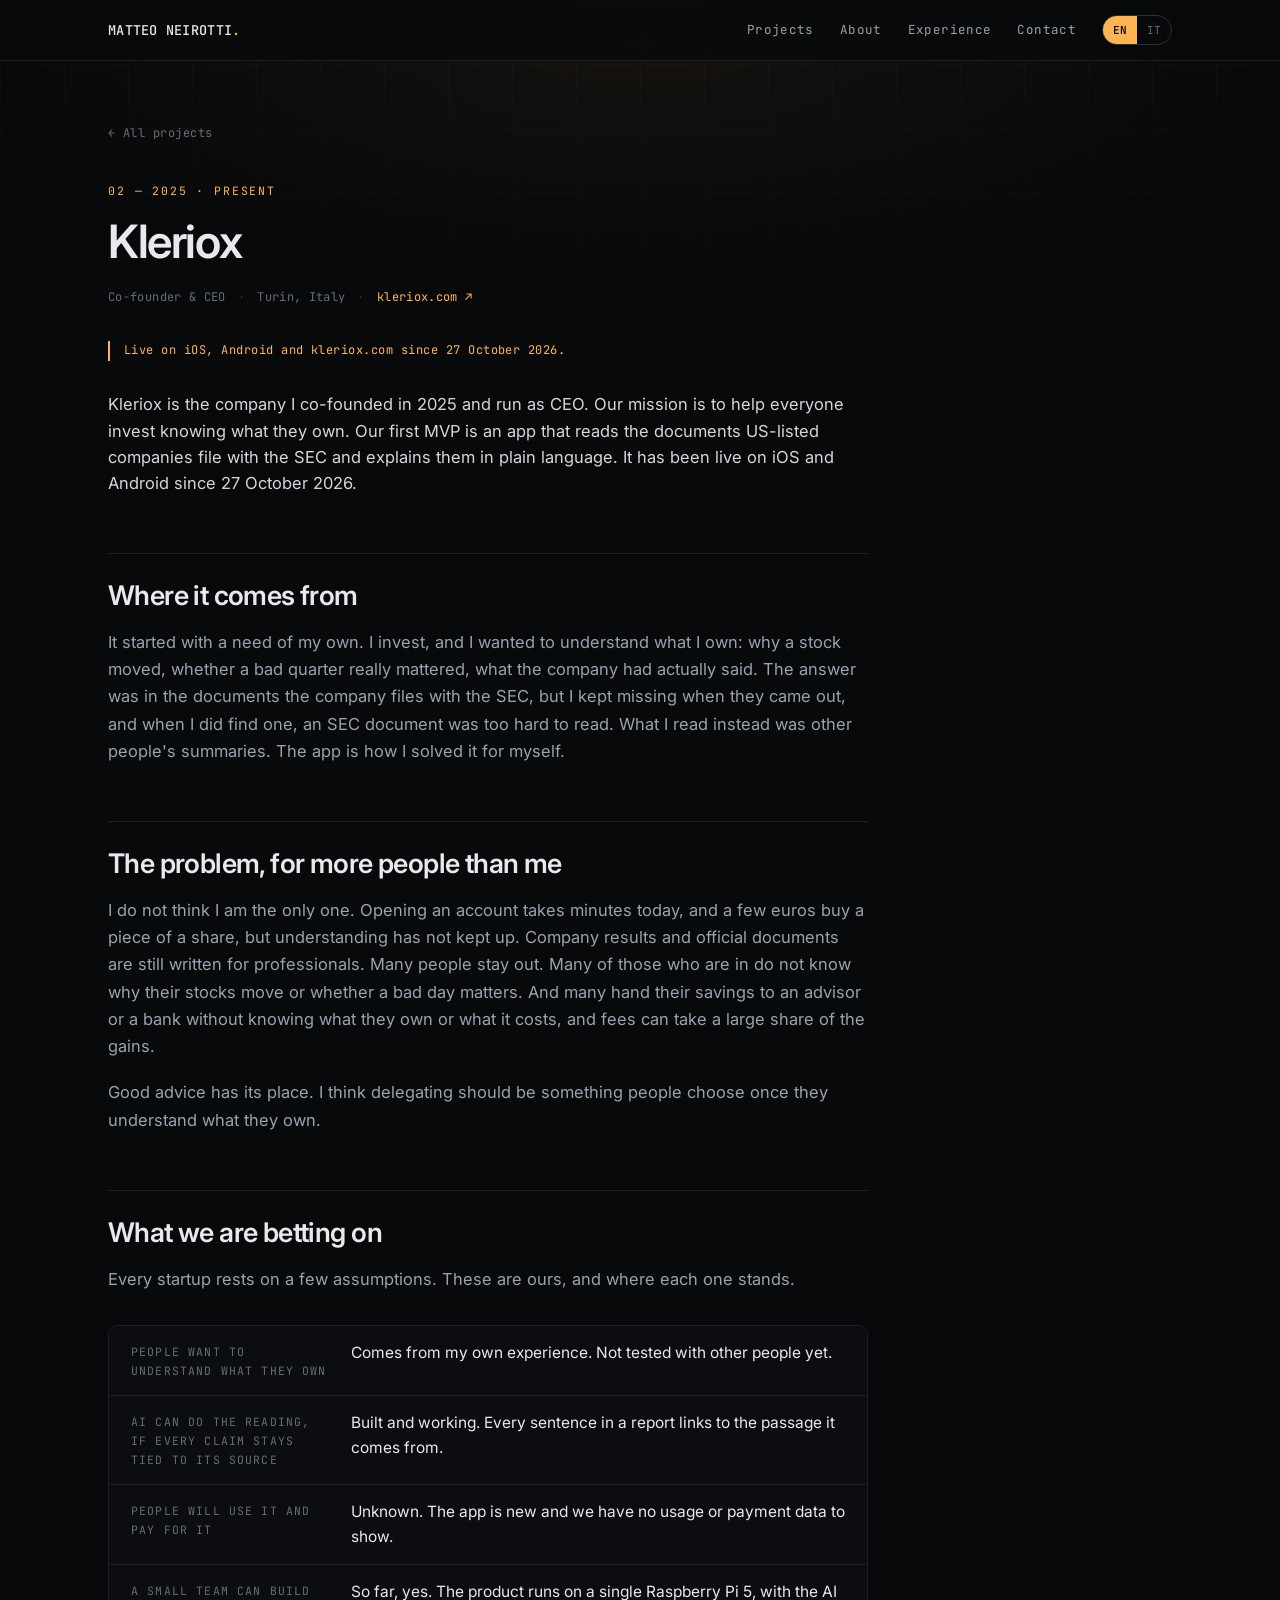
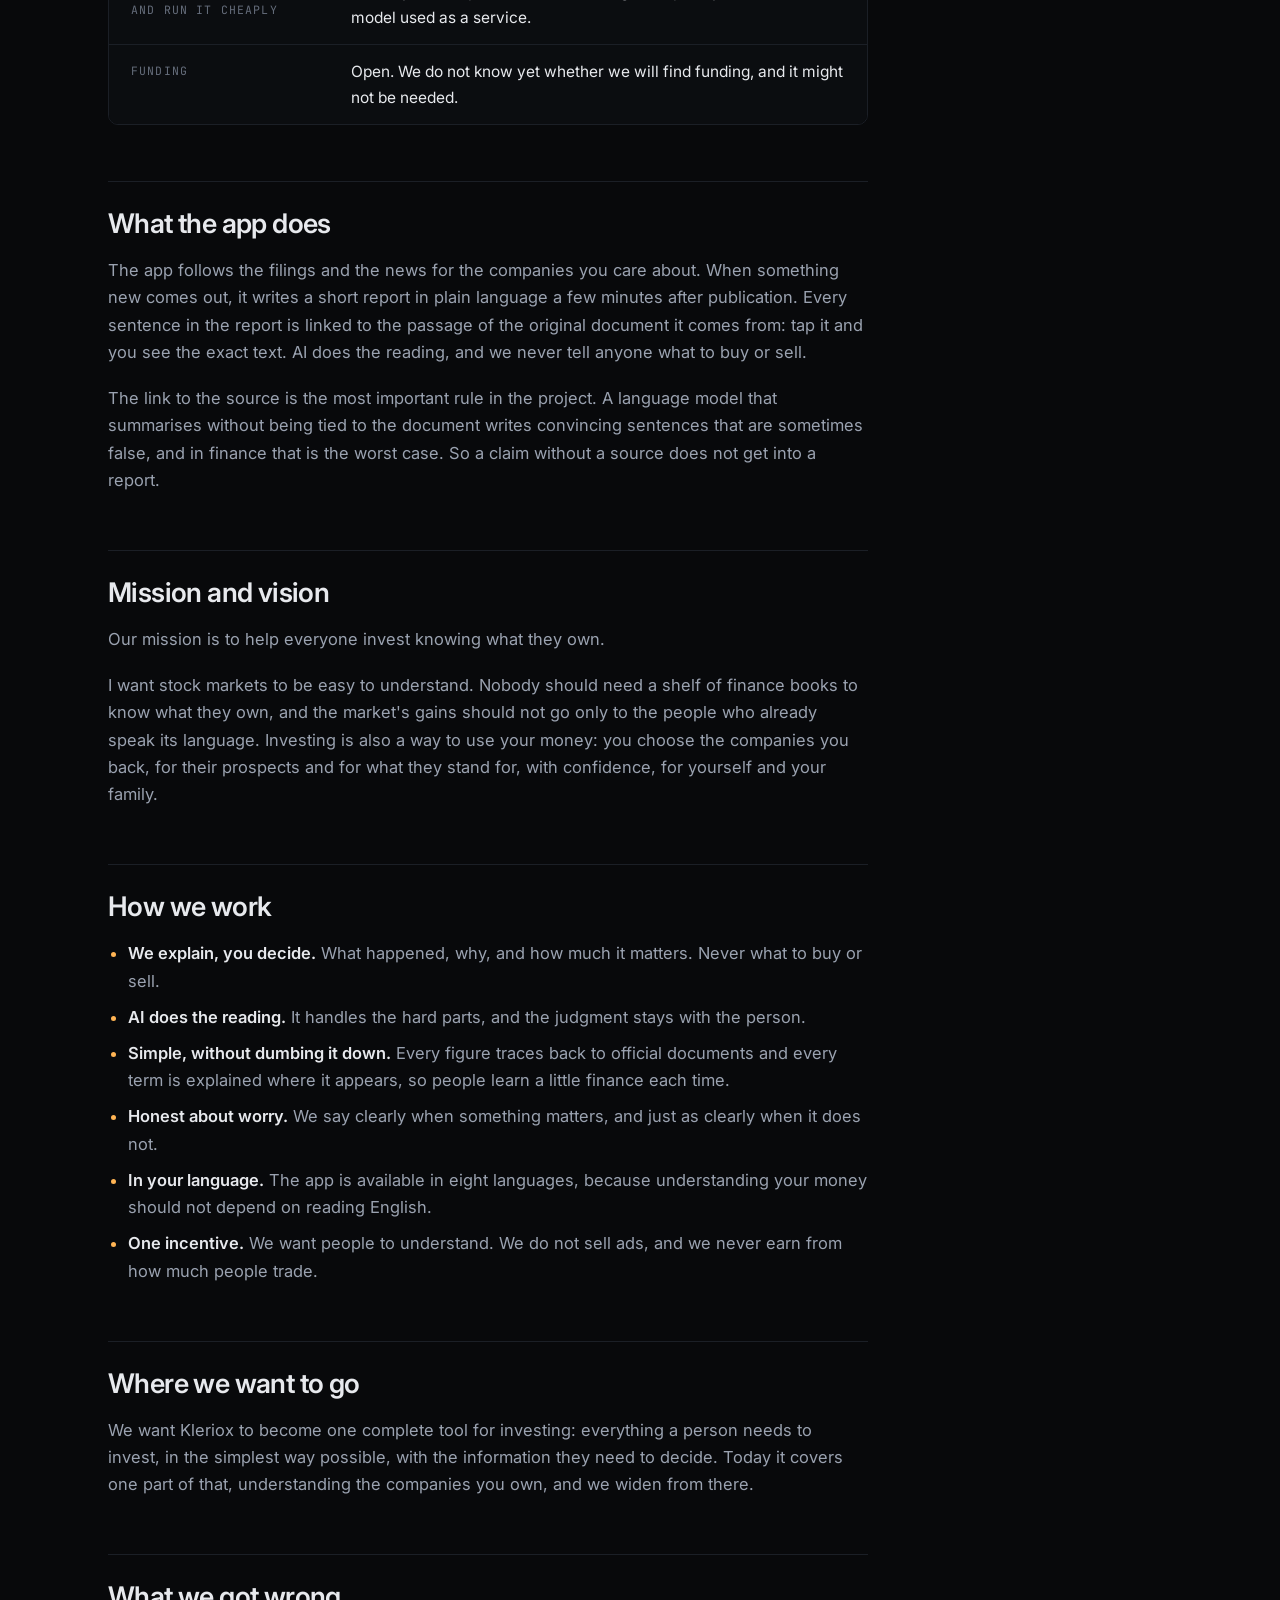
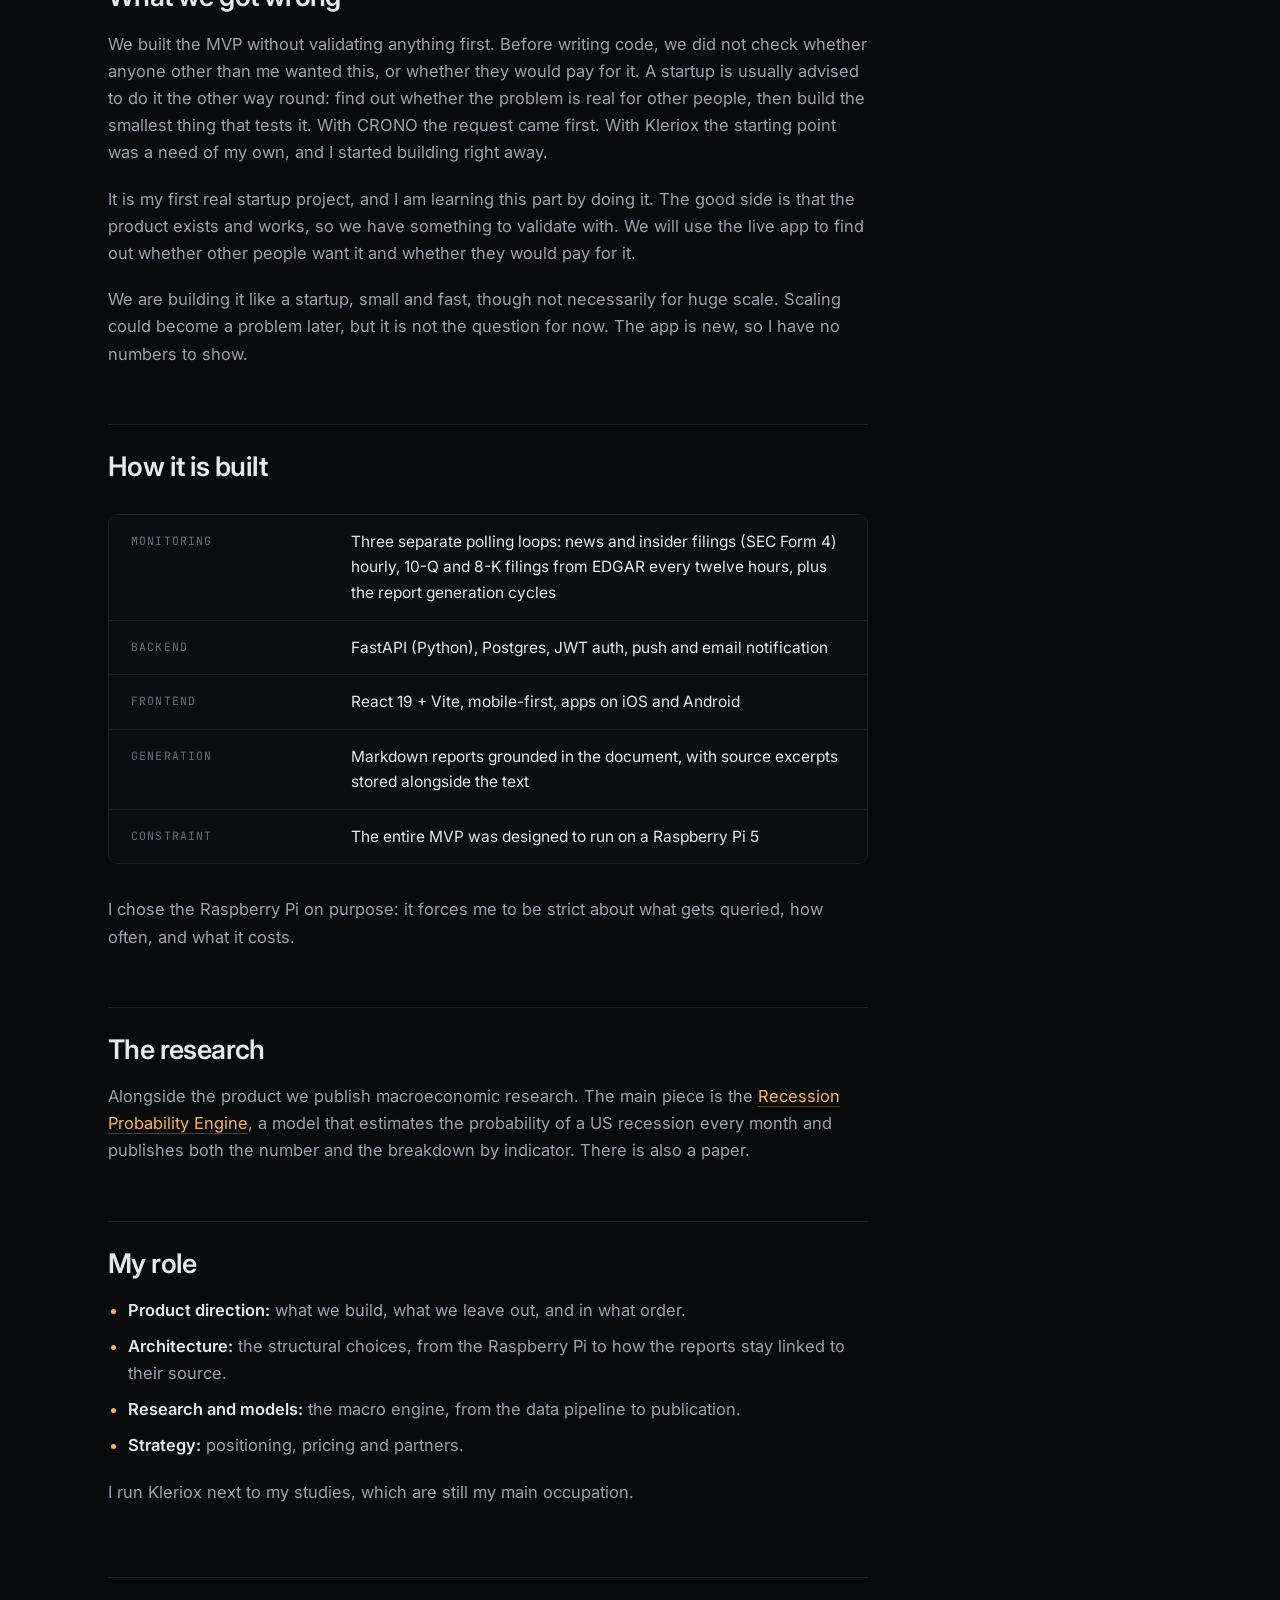
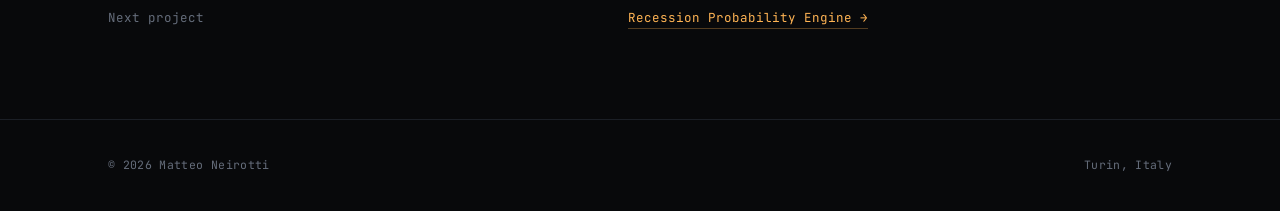
<file: projects/kleriox.html>
<!DOCTYPE html>
<html lang="en">
<head>
<meta charset="utf-8">
<meta name="viewport" content="width=device-width, initial-scale=1">
<title>Kleriox · Matteo Neirotti</title>
<meta name="description" content="Kleriox, the company I co-founded in 2025. Its first MVP is an app that explains SEC filings in plain language and has been live on iOS and Android since 27 October 2026. What we are betting on, and what we got wrong.">
<meta name="theme-color" content="#08090b">
<link rel="preconnect" href="https://fonts.googleapis.com">
<link rel="preconnect" href="https://fonts.gstatic.com" crossorigin>
<link href="https://fonts.googleapis.com/css2?family=Inter:wght@400;500;600;650&family=JetBrains+Mono:wght@400;500&display=swap" rel="stylesheet">
<link rel="stylesheet" href="../assets/site.css">
<link rel="icon" href="data:image/svg+xml,<svg xmlns='http://www.w3.org/2000/svg' viewBox='0 0 32 32'><rect width='32' height='32' rx='7' fill='%2308090b'/><text x='16' y='22' font-family='monospace' font-size='16' font-weight='700' fill='%23ffb454' text-anchor='middle'>M</text></svg>">
</head>
<body>

<header class="site-head">
  <div class="wrap">
    <a class="brand" href="../index.html">MATTEO NEIROTTI<span class="dot">.</span></a>
    <nav class="site-nav">
      <div class="nav-hide">
        <a href="../index.html#projects" data-it="Progetti">Projects</a>
        <a href="../index.html#about" data-it="Chi sono">About</a>
        <a href="../index.html#experience" data-it="Esperienza">Experience</a>
        <a href="../index.html#contact" data-it="Contatti">Contact</a>
      </div>
      <div class="lang" role="group" aria-label="Language">
        <button type="button" data-lang="en" aria-pressed="true">EN</button>
        <button type="button" data-lang="it" aria-pressed="false">IT</button>
      </div>
    </nav>
  </div>
</header>

<main class="art">
  <div class="wrap">
    <a class="back" href="../index.html#projects" data-it="← Tutti i progetti">← All projects</a>

    <p class="eyebrow plain" data-it="02 — 2025 · oggi">02 — 2025 · present</p>
    <h1 class="h-lg">Kleriox</h1>
    <p class="art-meta">
      <span data-it="Co-founder &amp; CEO">Co-founder &amp; CEO</span>
      <span data-it="Torino, Italia">Turin, Italy</span>
      <span><a href="https://kleriox.com" target="_blank" rel="noopener" style="color:var(--accent);text-decoration:none">kleriox.com ↗</a></span>
    </p>
    <p class="status-line" data-it="Online su iOS, Android e kleriox.com dal 27 ottobre 2026.">
      Live on iOS, Android and kleriox.com since 27 October 2026.
    </p>

    <div class="body">

      <p class="lead" data-it="Kleriox è l'azienda che ho co-fondato nel 2025 e di cui sono CEO. La nostra missione è aiutare tutti a investire sapendo cosa possiedono. Il nostro primo MVP è un'app che legge i documenti che le società quotate americane depositano alla SEC e li spiega in linguaggio semplice. È online su iOS e Android dal 27 ottobre 2026.">
        Kleriox is the company I co-founded in 2025 and run as CEO. Our mission is to help everyone
        invest knowing what they own. Our first MVP is an app that reads the documents
        US-listed companies file with the SEC and explains them in plain language. It has been
        live on iOS and Android since 27 October 2026.
      </p>

      <h2 data-it="Da dove viene">Where it comes from</h2>
      <p data-it="È partito da un mio bisogno. Investo, e volevo capire cosa possiedo: perché un titolo si è mosso, se un trimestre andato male contava davvero, cosa aveva detto la società. La risposta era nei documenti che la società deposita alla SEC, ma mi sfuggiva sempre quando uscivano, e quando li trovavo un documento della SEC era troppo difficile da leggere. Quello che leggevo invece erano i riassunti di altri. L'app è il modo in cui l'ho risolto per me.">
        It started with a need of my own. I invest, and I wanted to understand what I own: why a
        stock moved, whether a bad quarter really mattered, what the company had actually said.
        The answer was in the documents the company files with the SEC, but I kept missing when
        they came out, and when I did find one, an SEC document was too hard to read. What I read
        instead was other people's summaries. The app is how I solved it for myself.
      </p>

      <h2 data-it="Il problema, per più persone di me">The problem, for more people than me</h2>
      <p data-it="Non credo di essere il solo. Oggi aprire un conto richiede pochi minuti e con qualche euro si compra una quota di un'azione, ma capire è rimasto indietro. I risultati e i documenti ufficiali sono ancora scritti per i professionisti. Molte persone restano fuori. Molte di quelle che sono dentro non sanno perché le loro azioni si muovono o se una brutta giornata conta davvero. E molte affidano i risparmi a un consulente o a una banca senza sapere cosa possiedono né quanto costa, con commissioni che possono portarsi via una parte grande dei guadagni.">
        I do not think I am the only one. Opening an account takes minutes today, and a few euros
        buy a piece of a share, but understanding has not kept up. Company results and official
        documents are still written for professionals. Many people stay out. Many of those who are
        in do not know why their stocks move or whether a bad day matters. And many hand their
        savings to an advisor or a bank without knowing what they own or what it costs, and fees
        can take a large share of the gains.
      </p>
      <p data-it="Un buon consulente ha il suo valore. Penso che delegare dovrebbe essere una cosa che si sceglie dopo aver capito cosa si possiede.">
        Good advice has its place. I think delegating should be something people choose once they
        understand what they own.
      </p>

      <h2 data-it="Su cosa stiamo scommettendo">What we are betting on</h2>
      <p data-it="Ogni startup poggia su poche ipotesi. Queste sono le nostre, e a che punto è ciascuna.">
        Every startup rests on a few assumptions. These are ours, and where each one stands.
      </p>
      <dl class="spec">
        <div class="spec-row"><dt data-it="Le persone vogliono capire cosa possiedono">People want to understand what they own</dt>
          <dd data-it="Viene dalla mia esperienza. Non ancora verificato con altre persone.">Comes from my own experience. Not tested with other people yet.</dd></div>
        <div class="spec-row"><dt data-it="L'AI può fare la lettura, se ogni affermazione resta legata alla fonte">AI can do the reading, if every claim stays tied to its source</dt>
          <dd data-it="Costruito e funzionante. Ogni frase di un report è collegata al passaggio da cui viene.">Built and working. Every sentence in a report links to the passage it comes from.</dd></div>
        <div class="spec-row"><dt data-it="Le persone la useranno e la pagheranno">People will use it and pay for it</dt>
          <dd data-it="Non lo sappiamo. L'app è nuova e non abbiamo dati d'uso o di pagamento da mostrare.">Unknown. The app is new and we have no usage or payment data to show.</dd></div>
        <div class="spec-row"><dt data-it="Un team piccolo può costruirla e gestirla con poca spesa">A small team can build and run it cheaply</dt>
          <dd data-it="Finora sì. Il prodotto gira su un solo Raspberry Pi 5, con il modello AI usato come servizio.">So far, yes. The product runs on a single Raspberry Pi 5, with the AI model used as a service.</dd></div>
        <div class="spec-row"><dt data-it="Finanziamenti">Funding</dt>
          <dd data-it="Aperto. Non sappiamo ancora se troveremo finanziamenti, e potrebbero non servire.">Open. We do not know yet whether we will find funding, and it might not be needed.</dd></div>
      </dl>

      <h2 data-it="Cosa fa l'app">What the app does</h2>
      <p data-it="L'app segue i depositi e le notizie delle società che ti interessano. Quando esce qualcosa di nuovo, scrive un report breve in linguaggio semplice, pochi minuti dopo la pubblicazione. Ogni frase del report è collegata al passaggio del documento originale da cui viene: la tocchi e vedi il testo esatto. L'AI fa la lettura, e non diciamo mai a nessuno cosa comprare o vendere.">
        The app follows the filings and the news for the companies you care about. When something new
        comes out, it writes a short report in plain language a few minutes after publication.
        Every sentence in the report is linked to the passage of the original document it comes
        from: tap it and you see the exact text. AI does the reading, and we never tell anyone
        what to buy or sell.
      </p>
      <p data-it="Il collegamento alla fonte è la regola più importante del progetto. Un modello linguistico che riassume senza essere agganciato al documento scrive frasi convincenti che a volte sono false, e in finanza è il caso peggiore. Per questo un'affermazione senza fonte non entra in un report.">
        The link to the source is the most important rule in the project. A language model that
        summarises without being tied to the document writes convincing sentences that are
        sometimes false, and in finance that is the worst case. So a claim without a source does
        not get into a report.
      </p>

      <h2 data-it="Missione e visione">Mission and vision</h2>
      <p data-it="La nostra missione è aiutare tutti a investire sapendo cosa possiedono.">
        Our mission is to help everyone invest knowing what they own.
      </p>
      <p data-it="Voglio che i mercati azionari siano facili da capire. Nessuno dovrebbe aver bisogno di uno scaffale di libri di finanza per sapere cosa possiede, e i guadagni del mercato non dovrebbero andare solo a chi ne parla già la lingua. Investire è anche un modo di usare il proprio denaro: scegliere le società che si vuole sostenere, per le loro prospettive e per ciò che rappresentano, con fiducia, per sé e per la propria famiglia.">
        I want stock markets to be easy to understand. Nobody should need a shelf of finance books
        to know what they own, and the market's gains should not go only to the people who
        already speak its language. Investing is also a way to use your money: you choose the
        companies you back, for their prospects and for what they stand for, with confidence, for
        yourself and your family.
      </p>

      <h2 data-it="Come lavoriamo">How we work</h2>
      <ul>
        <li data-it-html="<strong>Noi spieghiamo, tu decidi.</strong> Cosa è successo, perché e quanto conta. Mai cosa comprare o vendere.">
          <strong>We explain, you decide.</strong> What happened, why, and how much it matters.
          Never what to buy or sell.</li>
        <li data-it-html="<strong>L'AI fa la lettura.</strong> Si occupa delle parti difficili, il giudizio resta alla persona.">
          <strong>AI does the reading.</strong> It handles the hard parts, and the judgment stays
          with the person.</li>
        <li data-it-html="<strong>Semplice, senza banalizzare.</strong> Ogni cifra risale ai documenti ufficiali e ogni termine è spiegato dove compare, così ogni volta si impara un po' di finanza.">
          <strong>Simple, without dumbing it down.</strong> Every figure traces back to official
          documents and every term is explained where it appears, so people learn a little
          finance each time.</li>
        <li data-it-html="<strong>Onesti sulle preoccupazioni.</strong> Diciamo chiaramente quando qualcosa conta, e altrettanto chiaramente quando non conta.">
          <strong>Honest about worry.</strong> We say clearly when something matters, and just as
          clearly when it does not.</li>
        <li data-it-html="<strong>Nella tua lingua.</strong> L'app è disponibile in otto lingue, perché capire i propri soldi non dovrebbe dipendere dal leggere l'inglese.">
          <strong>In your language.</strong> The app is available in eight languages, because
          understanding your money should not depend on reading English.</li>
        <li data-it-html="<strong>Un solo incentivo.</strong> Vogliamo che le persone capiscano. Non vendiamo pubblicità e non guadagniamo mai da quanto le persone fanno trading.">
          <strong>One incentive.</strong> We want people to understand. We do not sell ads, and we
          never earn from how much people trade.</li>
      </ul>

      <h2 data-it="Dove vogliamo arrivare">Where we want to go</h2>
      <p data-it="Vogliamo che Kleriox diventi uno strumento completo per investire: tutto quello che serve a una persona per investire, nel modo più semplice possibile, con le informazioni che servono per decidere. Oggi copre una parte, capire le società che si possiedono, e da lì ci allarghiamo.">
        We want Kleriox to become one complete tool for investing: everything a person needs to
        invest, in the simplest way possible, with the information they need to decide. Today it
        covers one part of that, understanding the companies you own, and we widen from there.
      </p>

      <h2 data-it="Cosa abbiamo sbagliato">What we got wrong</h2>
      <p data-it="Abbiamo costruito l'MVP senza validare nulla prima. Prima di scrivere codice non abbiamo verificato se qualcun altro oltre a me volesse questo prodotto, né se l'avrebbe pagato. Di solito a una startup si consiglia l'ordine opposto: capire se il problema è reale per altre persone e poi costruire la cosa più piccola che lo verifichi. Con CRONO era arrivata prima una richiesta. Con Kleriox il punto di partenza era un mio bisogno, e ho cominciato subito a costruire.">
        We built the MVP without validating anything first. Before writing code, we did not check
        whether anyone other than me wanted this, or whether they would pay for it. A startup is
        usually advised to do it the other way round: find out whether the problem is real for
        other people, then build the smallest thing that tests it. With CRONO the request came
        first. With Kleriox the starting point was a need of my own, and I started building right
        away.
      </p>
      <p data-it="È il mio primo vero progetto da startup, e questa parte la sto imparando facendola. Il lato buono è che il prodotto esiste e funziona, quindi abbiamo qualcosa con cui validare. Useremo l'app online per capire se altre persone la vogliono e se la pagherebbero.">
        It is my first real startup project, and I am learning this part by doing it. The good
        side is that the product exists and works, so we have something to validate with. We will
        use the live app to find out whether other people want it and whether they would pay for
        it.
      </p>
      <p data-it="La costruiamo come una startup, piccola e veloce, anche se non per forza pensata per una scala enorme. Scalare potrebbe diventare un problema più avanti, ma per ora non è la domanda. L'app è nuova, quindi non ho numeri da mostrare.">
        We are building it like a startup, small and fast, though not necessarily for huge scale.
        Scaling could become a problem later, but it is not the question for now. The app is new,
        so I have no numbers to show.
      </p>

      <h2 data-it="Come è costruito">How it is built</h2>
      <dl class="spec">
        <div class="spec-row"><dt data-it="Sorveglianza">Monitoring</dt>
          <dd data-it="Tre cicli di polling separati: notizie e comunicazioni insider (SEC Form 4) ogni ora, depositi 10-Q e 8-K da EDGAR ogni dodici ore, più i cicli di generazione dei report">Three separate polling loops: news and insider filings (SEC Form 4) hourly, 10-Q and 8-K filings from EDGAR every twelve hours, plus the report generation cycles</dd></div>
        <div class="spec-row"><dt>Backend</dt>
          <dd data-it="FastAPI (Python), Postgres, autenticazione JWT, notifiche push ed email">FastAPI (Python), Postgres, JWT auth, push and email notification</dd></div>
        <div class="spec-row"><dt>Frontend</dt>
          <dd data-it="React 19 + Vite, mobile-first, app su iOS e Android">React 19 + Vite, mobile-first, apps on iOS and Android</dd></div>
        <div class="spec-row"><dt data-it="Generazione">Generation</dt>
          <dd data-it="Report in Markdown ancorati al documento, con gli estratti di fonte salvati insieme al testo">Markdown reports grounded in the document, with source excerpts stored alongside the text</dd></div>
        <div class="spec-row"><dt data-it="Vincolo">Constraint</dt>
          <dd data-it="L'intero MVP è stato progettato per girare su un Raspberry Pi 5">The entire MVP was designed to run on a Raspberry Pi 5</dd></div>
      </dl>
      <p data-it="Ho scelto il Raspberry Pi apposta: mi obbliga a essere rigoroso su cosa viene interrogato, quanto spesso e quanto costa.">
        I chose the Raspberry Pi on purpose: it forces me to be strict about what gets queried,
        how often, and what it costs.
      </p>


      <h2 data-it="La ricerca">The research</h2>
      <p data-it-html="Accanto al prodotto pubblichiamo ricerca macroeconomica. Il pezzo principale è il <a href='recession-engine.html'>Recession Probability Engine</a>, un modello che ogni mese stima la probabilità di una recessione negli Stati Uniti e pubblica sia il numero sia la scomposizione per indicatore. C'è anche un paper.">
        Alongside the product we publish macroeconomic research. The main piece is the
        <a href="recession-engine.html">Recession Probability Engine</a>, a model that estimates
        the probability of a US recession every month and publishes both the number and the
        breakdown by indicator. There is also a paper.
      </p>

      <h2 data-it="Il mio ruolo">My role</h2>
      <ul>
        <li data-it-html="<strong>Direzione di prodotto:</strong> cosa costruiamo, cosa lasciamo fuori e in che ordine.">
          <strong>Product direction:</strong> what we build, what we leave out, and in what order.</li>
        <li data-it-html="<strong>Architettura:</strong> le scelte strutturali, dal Raspberry Pi al modo in cui i report restano collegati alla fonte.">
          <strong>Architecture:</strong> the structural choices, from the Raspberry Pi to how the
          reports stay linked to their source.</li>
        <li data-it-html="<strong>Ricerca e modelli:</strong> il motore macro, dalla pipeline dei dati alla pubblicazione.">
          <strong>Research and models:</strong> the macro engine, from the data pipeline to
          publication.</li>
        <li data-it-html="<strong>Strategia:</strong> posizionamento, prezzi e partner.">
          <strong>Strategy:</strong> positioning, pricing and partners.</li>
      </ul>
      <p data-it="Porto avanti Kleriox accanto all'università, che resta la mia occupazione principale.">
        I run Kleriox next to my studies, which are still my main occupation.
      </p>

      <div class="next">
        <span class="dim" data-it="Progetto successivo">Next project</span>
        <a href="recession-engine.html" data-it="Recession Probability Engine →">Recession Probability Engine →</a>
      </div>

    </div>
  </div>
</main>

<footer class="site-foot">
  <div class="wrap">
    <p>© <span class="yr">2026</span> Matteo Neirotti</p>
    <p data-it="Torino, Italia">Turin, Italy</p>
  </div>
</footer>

<script>document.querySelectorAll('.yr').forEach(function(e){e.textContent=new Date().getFullYear()});</script>
<script src="../assets/site.js"></script>
</body>
</html>
</file>
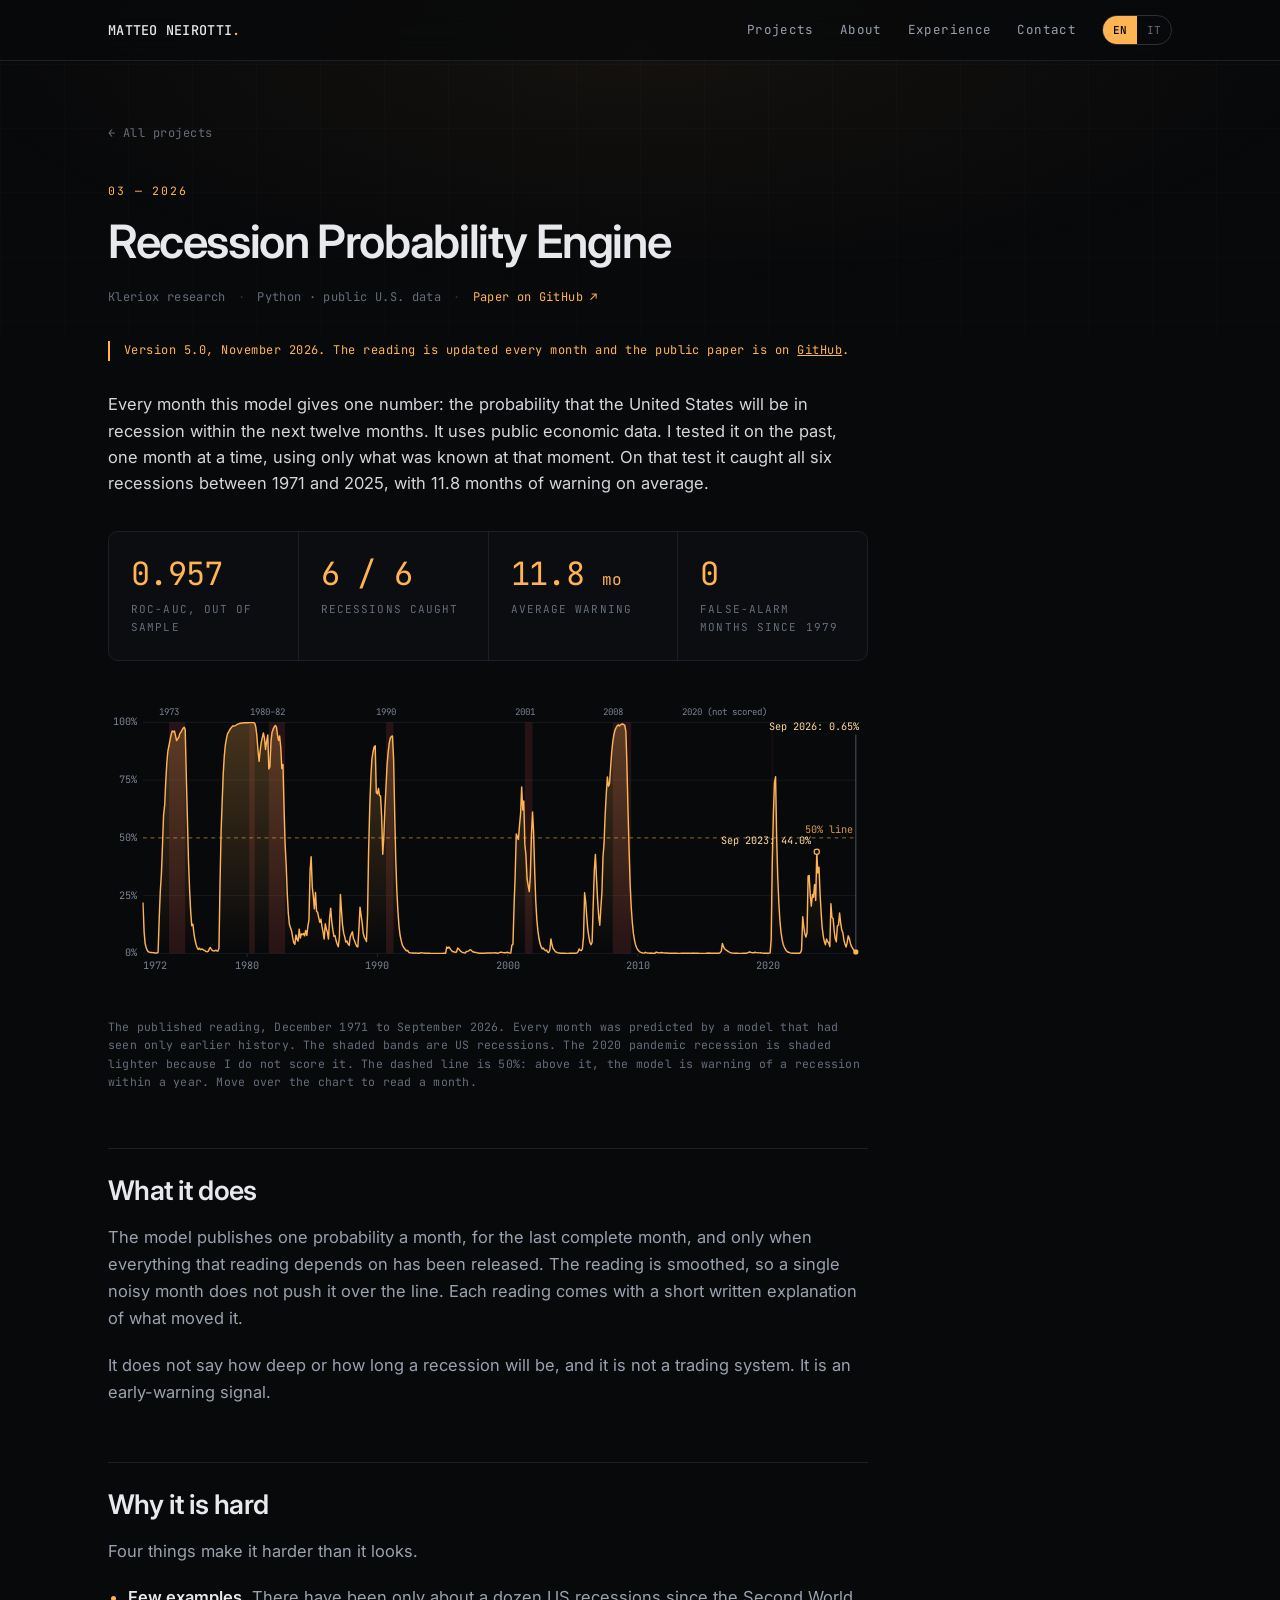
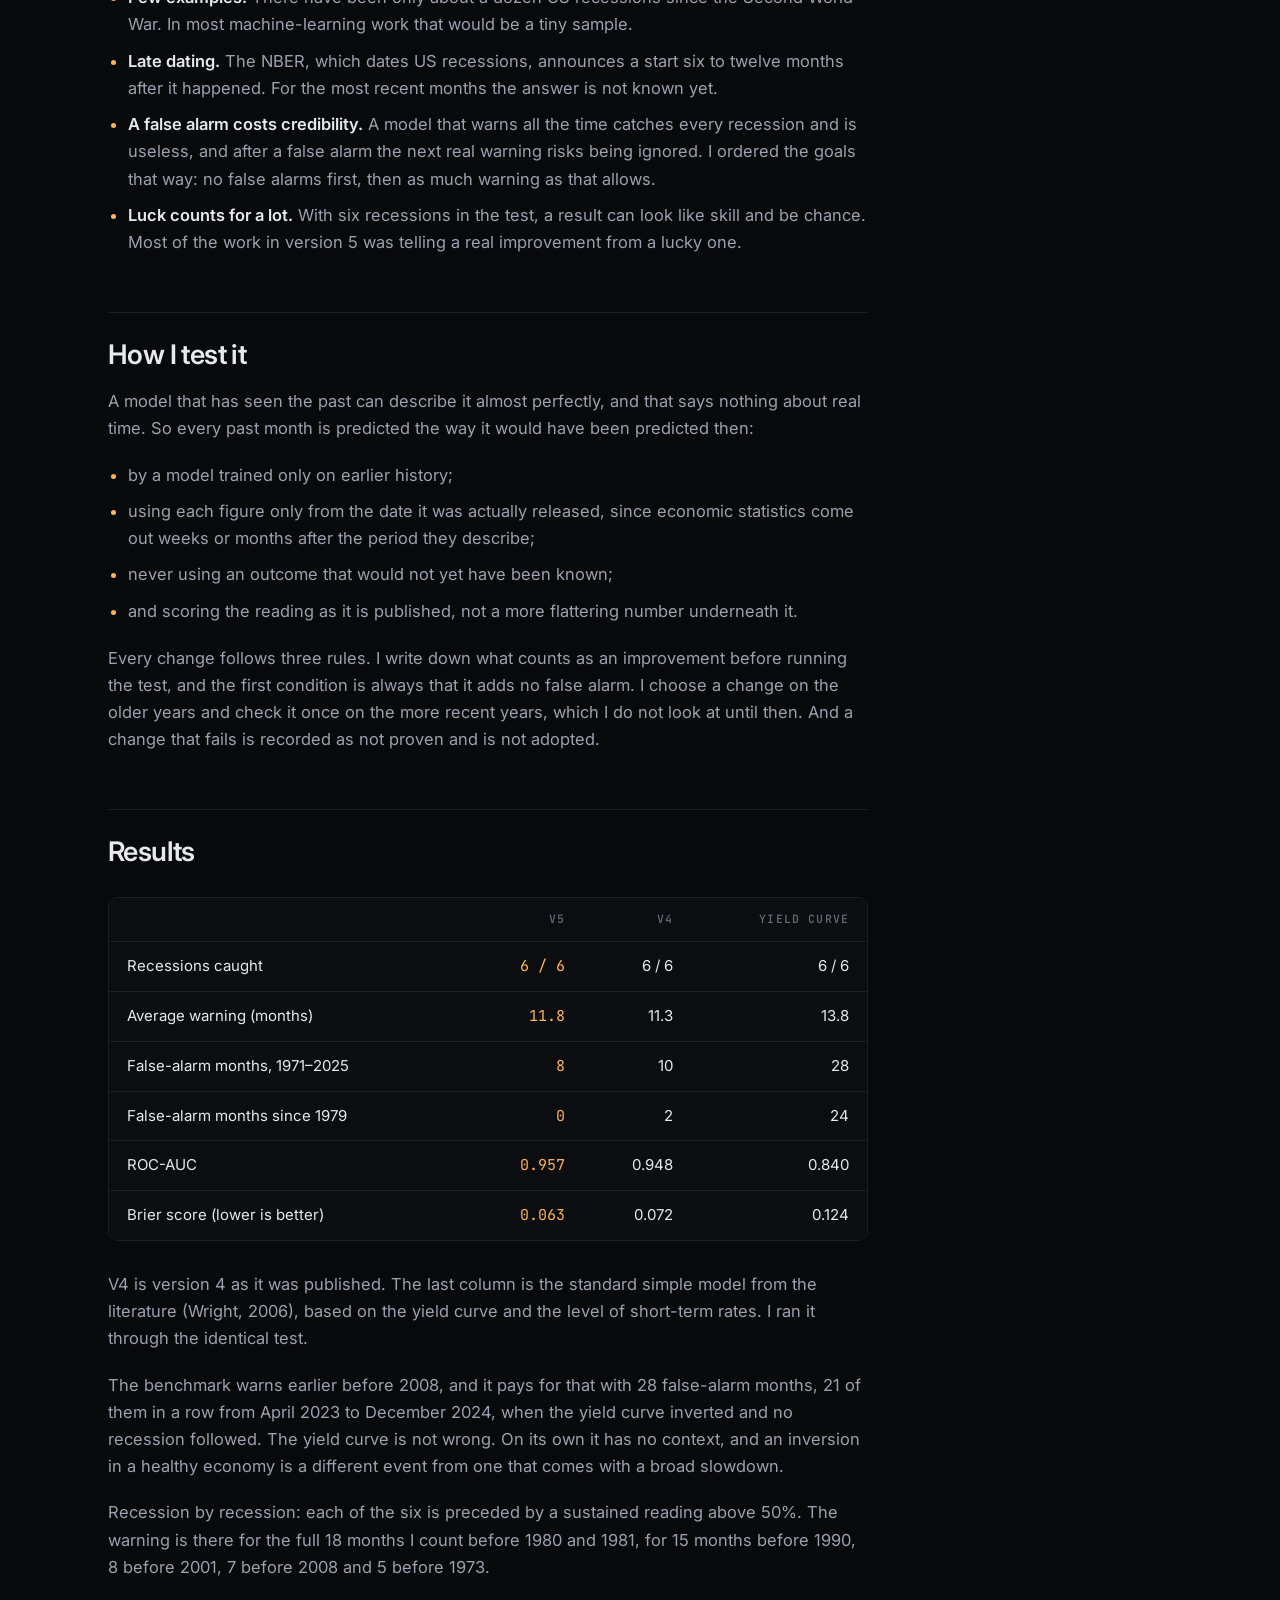
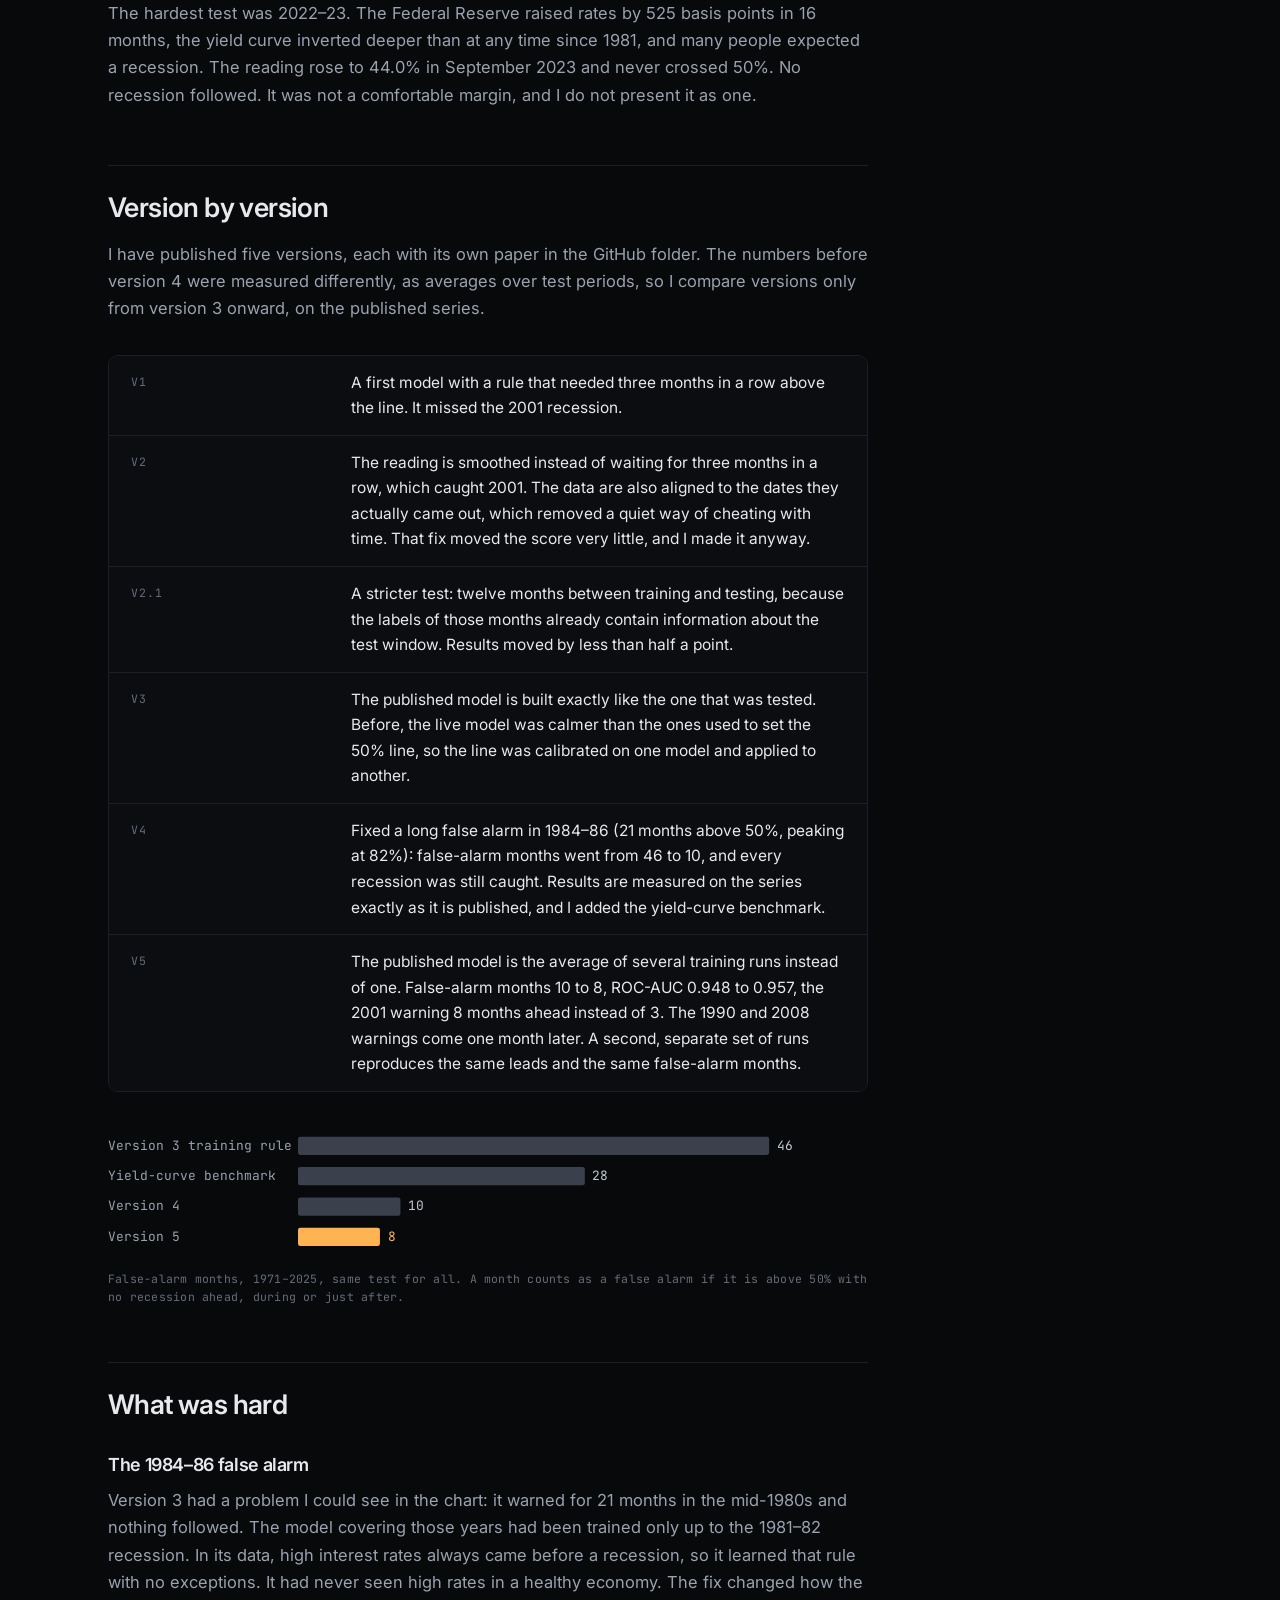
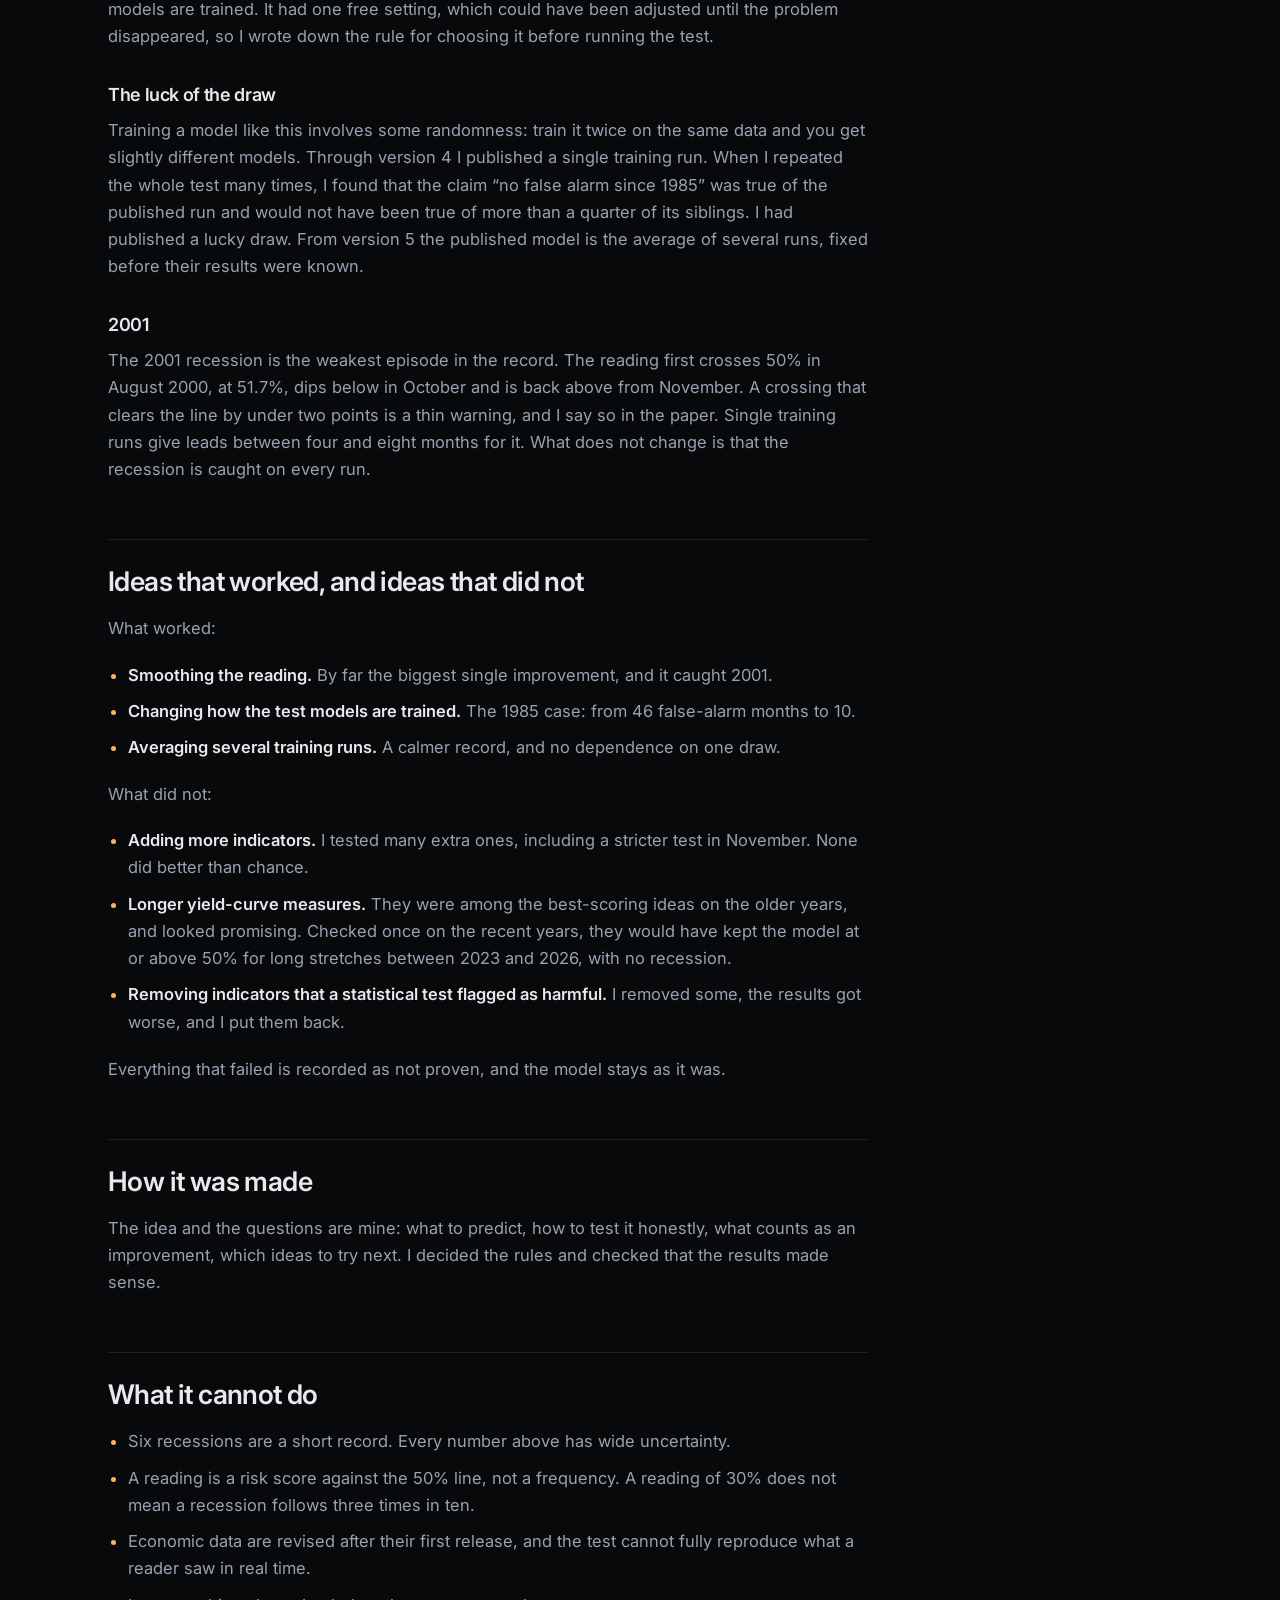
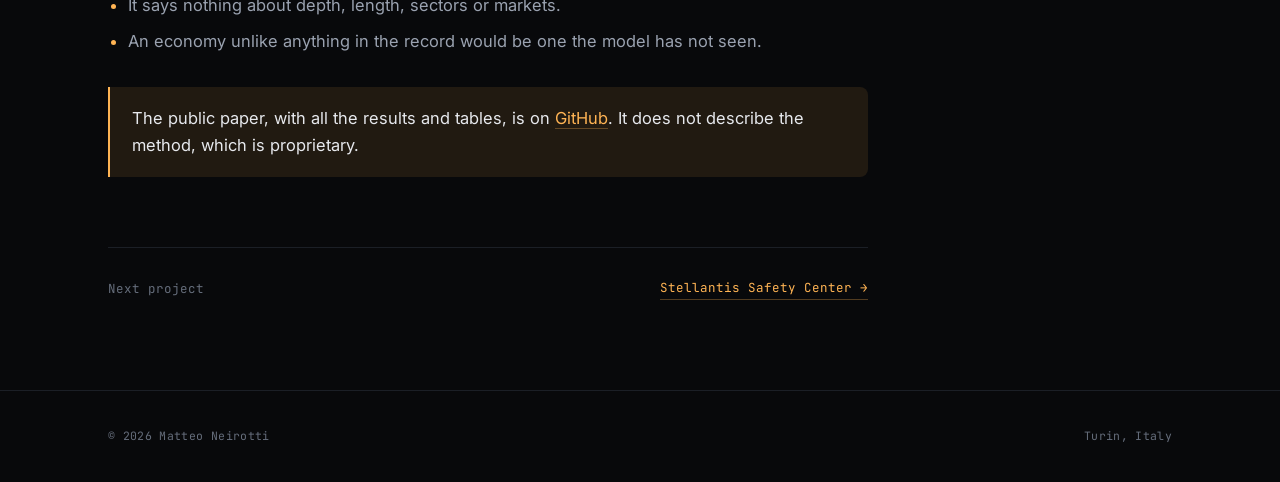
<file: projects/recession-engine.html>
<!DOCTYPE html>
<html lang="en">
<head>
<meta charset="utf-8">
<meta name="viewport" content="width=device-width, initial-scale=1">
<title>Recession Probability Engine · Matteo Neirotti</title>
<meta name="description" content="A monthly US recession probability model built on public data. Version 5.0: 0.957 out-of-sample ROC-AUC, 6 of 6 recessions caught, 11.8 months of warning on average, no false alarm since 1978. Tested month by month on the past.">
<meta name="theme-color" content="#08090b">
<link rel="preconnect" href="https://fonts.googleapis.com">
<link rel="preconnect" href="https://fonts.gstatic.com" crossorigin>
<link href="https://fonts.googleapis.com/css2?family=Inter:wght@400;500;600;650&family=JetBrains+Mono:wght@400;500&display=swap" rel="stylesheet">
<link rel="stylesheet" href="../assets/site.css">
<link rel="icon" href="data:image/svg+xml,<svg xmlns='http://www.w3.org/2000/svg' viewBox='0 0 32 32'><rect width='32' height='32' rx='7' fill='%2308090b'/><text x='16' y='22' font-family='monospace' font-size='16' font-weight='700' fill='%23ffb454' text-anchor='middle'>M</text></svg>">
</head>
<body>

<header class="site-head">
  <div class="wrap">
    <a class="brand" href="../index.html">MATTEO NEIROTTI<span class="dot">.</span></a>
    <nav class="site-nav">
      <div class="nav-hide">
        <a href="../index.html#projects" data-it="Progetti">Projects</a>
        <a href="../index.html#about" data-it="Chi sono">About</a>
        <a href="../index.html#experience" data-it="Esperienza">Experience</a>
        <a href="../index.html#contact" data-it="Contatti">Contact</a>
      </div>
      <div class="lang" role="group" aria-label="Language">
        <button type="button" data-lang="en" aria-pressed="true">EN</button>
        <button type="button" data-lang="it" aria-pressed="false">IT</button>
      </div>
    </nav>
  </div>
</header>

<main class="art">
  <div class="wrap">
    <a class="back" href="../index.html#projects" data-it="← Tutti i progetti">← All projects</a>

    <p class="eyebrow plain">03 — 2026</p>
    <h1 class="h-lg" data-it="Recession Probability Engine">Recession Probability Engine</h1>
    <p class="art-meta">
      <span data-it="Ricerca Kleriox">Kleriox research</span>
      <span data-it="Python · dati pubblici USA">Python · public U.S. data</span>
      <span><a href="https://github.com/neirottimatteo/research-and-whitepapers/tree/main/Recession%20Probability%20Engine" target="_blank" rel="noopener" style="color:var(--accent);text-decoration:none" data-it="Paper su GitHub ↗">Paper on GitHub ↗</a></span>
    </p>

    <p class="status-line" data-it-html="Versione 5.0, novembre 2026. La lettura si aggiorna ogni mese e il paper pubblico è su <a href='https://github.com/neirottimatteo/research-and-whitepapers/tree/main/Recession%20Probability%20Engine' target='_blank' rel='noopener'>GitHub</a>.">
      Version 5.0, November 2026. The reading is updated every month and the public paper is on
      <a href="https://github.com/neirottimatteo/research-and-whitepapers/tree/main/Recession%20Probability%20Engine" target="_blank" rel="noopener">GitHub</a>.
    </p>

    <div class="body">

      <p class="lead" data-it="Ogni mese questo modello produce un numero: la probabilità che gli Stati Uniti siano in recessione entro i dodici mesi successivi. Usa dati economici pubblici. L'ho messo alla prova sul passato, un mese alla volta, usando solo ciò che si sapeva in quel momento. In quella prova ha individuato tutte e sei le recessioni tra il 1971 e il 2025, con 11,8 mesi di preavviso in media.">
        Every month this model gives one number: the probability that the United States will be
        in recession within the next twelve months. It uses public economic data. I tested it on
        the past, one month at a time, using only what was known at that moment. On that test it
        caught all six recessions between 1971 and 2025, with 11.8 months of warning on average.
      </p>

      <div class="metrics">
        <div class="metric">
          <div class="v">0.957</div>
          <div class="k" data-it="ROC-AUC, fuori campione">ROC-AUC, out of sample</div>
        </div>
        <div class="metric">
          <div class="v">6 / 6</div>
          <div class="k" data-it="Recessioni individuate">Recessions caught</div>
        </div>
        <div class="metric">
          <div class="v">11.8 <span style="font-size:.5em" data-it="mesi">mo</span></div>
          <div class="k" data-it="Preavviso medio">Average warning</div>
        </div>
        <div class="metric">
          <div class="v">0</div>
          <div class="k" data-it="Mesi di falso allarme dal 1979">False-alarm months since 1979</div>
        </div>
      </div>

      <figure class="rv" id="rpe-fig">
<svg class="rpe-chart" viewBox="0 0 1000 380" role="img" aria-label="Published recession probability, December 1971 to September 2026, against NBER recessions and the 50% line" xmlns="http://www.w3.org/2000/svg">
<line x1="46" x2="984" y1="340.0" y2="340.0" stroke="#1b1f26" stroke-width="1"/>
<text x="38" y="344.0" text-anchor="end" class="ax">0%</text>
<line x1="46" x2="984" y1="264.0" y2="264.0" stroke="#1b1f26" stroke-width="1"/>
<text x="38" y="268.0" text-anchor="end" class="ax">25%</text>
<text x="38" y="192.0" text-anchor="end" class="ax">50%</text>
<line x1="46" x2="984" y1="112.0" y2="112.0" stroke="#1b1f26" stroke-width="1"/>
<text x="38" y="116.0" text-anchor="end" class="ax">75%</text>
<line x1="46" x2="984" y1="36.0" y2="36.0" stroke="#1b1f26" stroke-width="1"/>
<text x="38" y="40.0" text-anchor="end" class="ax">100%</text>
<rect class="band" x="80.3" y="36" width="21.3" height="304"/>
<rect class="band" x="185.9" y="36" width="7.2" height="304"/>
<rect class="band" x="211.6" y="36" width="21.4" height="304"/>
<rect class="band" x="365.8" y="36" width="9.9" height="304"/>
<rect class="band" x="548.5" y="36" width="10.0" height="304"/>
<rect class="band" x="664.2" y="36" width="24.2" height="304"/>
<rect class="band-pan" x="872.6" y="36" width="3.0" height="304"/>
<line x1="183.1" x2="183.1" y1="340" y2="345" stroke="#2a3038"/>
<text x="183.1" y="360" text-anchor="middle" class="ax">1980</text>
<line x1="354.5" x2="354.5" y1="340" y2="345" stroke="#2a3038"/>
<text x="354.5" y="360" text-anchor="middle" class="ax">1990</text>
<line x1="525.8" x2="525.8" y1="340" y2="345" stroke="#2a3038"/>
<text x="525.8" y="360" text-anchor="middle" class="ax">2000</text>
<line x1="697.1" x2="697.1" y1="340" y2="345" stroke="#2a3038"/>
<text x="697.1" y="360" text-anchor="middle" class="ax">2010</text>
<line x1="868.4" x2="868.4" y1="340" y2="345" stroke="#2a3038"/>
<text x="868.4" y="360" text-anchor="middle" class="ax">2020</text>
<text x="46.0" y="360" text-anchor="start" class="ax">1972</text>
<line x1="46" x2="984" y1="188.0" y2="188.0" stroke="#ffb454" stroke-width="1" stroke-dasharray="5 5" opacity=".75"/>
<text x="980" y="181.0" text-anchor="end" class="ax acc" data-it="linea del 50%">50% line</text>
<defs><linearGradient id="rpeg" x1="0" y1="0" x2="0" y2="1"><stop offset="0" stop-color="#ffb454" stop-opacity=".28"/><stop offset="1" stop-color="#ffb454" stop-opacity="0"/></linearGradient></defs>
<g class="reveal">
<path d="M46.0,340.0 L46.0,273.8 L47.5,311.3 L48.8,326.8 L50.3,332.6 L51.7,336.1 L53.1,337.8 L54.5,338.4 L56.0,338.7 L57.4,338.8 L58.9,339.0 L60.3,339.2 L61.7,339.5 L63.2,339.5 L64.6,339.5 L65.9,338.6 L67.4,293.8 L68.8,258.5 L70.3,234.5 L71.7,197.5 L73.1,158.0 L74.6,144.6 L76.0,113.7 L77.4,89.3 L78.8,73.7 L80.3,66.1 L81.7,58.7 L83.1,52.0 L84.5,47.3 L85.9,48.5 L87.4,47.4 L88.8,53.1 L90.2,59.9 L91.7,57.6 L93.1,55.9 L94.5,50.8 L96.0,48.8 L97.4,46.1 L98.9,43.6 L100.2,42.3 L101.6,45.7 L103.0,106.0 L104.5,163.3 L105.9,217.7 L107.4,257.3 L108.8,285.0 L110.2,303.5 L111.7,301.6 L113.1,314.2 L114.5,322.4 L116.0,328.5 L117.3,332.3 L118.8,334.8 L120.2,333.1 L121.7,335.1 L123.1,334.2 L124.5,334.6 L126.0,335.9 L127.4,336.2 L128.8,337.4 L130.2,337.9 L131.7,337.4 L133.2,334.3 L134.5,332.1 L135.9,334.4 L137.3,336.2 L138.8,336.7 L140.2,336.9 L141.6,335.8 L143.1,336.5 L144.5,337.1 L146.0,333.2 L147.4,247.3 L148.8,180.0 L150.3,138.9 L151.6,103.8 L153.0,80.5 L154.4,65.5 L155.9,57.1 L157.3,50.8 L158.8,48.6 L160.2,45.7 L161.6,43.7 L163.1,41.9 L164.5,40.6 L165.9,40.8 L167.4,40.2 L168.7,39.5 L170.2,38.5 L171.6,38.0 L173.0,37.4 L174.4,37.1 L175.9,36.9 L177.3,36.8 L178.7,36.6 L180.2,36.5 L181.6,36.5 L183.1,36.4 L184.5,36.4 L185.9,36.3 L187.3,36.3 L188.7,36.2 L190.2,36.2 L191.6,36.1 L193.1,37.2 L194.5,42.5 L195.9,54.2 L197.4,73.4 L198.8,87.3 L200.2,73.5 L201.7,62.0 L203.0,56.2 L204.5,50.0 L205.9,57.5 L207.3,71.6 L208.7,61.0 L210.2,52.5 L211.6,97.3 L213.0,94.7 L214.5,60.3 L215.9,48.9 L217.4,44.6 L218.8,41.9 L220.1,40.1 L221.6,41.9 L223.0,52.4 L224.4,59.8 L225.8,53.9 L227.3,68.5 L228.7,96.6 L230.2,91.5 L231.6,147.3 L233.0,195.0 L234.5,225.5 L235.9,262.3 L237.2,286.6 L238.7,301.7 L240.1,306.4 L241.6,310.4 L243.0,319.2 L244.4,325.7 L245.9,328.0 L247.3,315.8 L248.7,321.4 L250.1,323.8 L251.6,308.1 L253.0,319.8 L254.4,314.4 L255.9,315.3 L257.3,313.9 L258.7,316.9 L260.1,309.8 L261.6,316.4 L263.0,304.0 L264.4,296.3 L265.9,231.1 L267.3,212.9 L268.8,252.8 L270.2,265.2 L271.5,281.4 L273.0,259.8 L274.4,284.7 L275.8,285.9 L277.3,293.1 L278.7,299.2 L280.2,295.1 L281.6,305.0 L283.0,312.1 L284.4,321.1 L285.9,301.1 L287.3,307.8 L288.7,312.3 L290.1,321.1 L291.5,294.4 L293.0,280.5 L294.4,298.0 L295.8,308.8 L297.3,317.6 L298.7,316.7 L300.1,323.1 L301.5,327.6 L303.0,331.2 L304.5,318.1 L305.8,262.4 L307.2,283.4 L308.6,302.5 L310.1,313.4 L311.5,318.5 L312.9,325.1 L314.4,323.6 L315.8,327.5 L317.3,329.5 L318.7,318.3 L320.1,314.9 L321.6,311.6 L322.9,320.1 L324.4,323.4 L325.8,327.4 L327.3,330.8 L328.7,331.5 L330.1,309.1 L331.6,279.2 L333.0,289.6 L334.4,299.7 L335.8,313.5 L337.3,318.8 L338.7,321.1 L340.1,324.4 L341.5,289.3 L342.9,205.7 L344.4,147.2 L345.8,109.8 L347.2,84.7 L348.7,75.0 L350.1,68.4 L351.6,66.9 L353.0,128.3 L354.4,130.1 L355.9,122.9 L357.2,132.4 L358.6,132.7 L360.0,158.8 L361.5,209.5 L362.9,187.0 L364.4,148.5 L365.8,120.7 L367.2,91.9 L368.7,74.4 L370.1,62.9 L371.5,56.4 L373.0,54.4 L374.3,53.9 L375.8,84.8 L377.2,155.4 L378.6,215.0 L380.0,256.3 L381.5,285.2 L382.9,304.1 L384.3,316.1 L385.8,323.2 L387.2,328.7 L388.7,331.6 L390.1,333.5 L391.5,335.4 L392.9,336.7 L394.3,336.1 L395.8,338.7 L397.2,339.2 L398.6,339.3 L400.1,339.5 L401.5,339.6 L403.0,339.7 L404.4,339.6 L405.8,339.6 L407.3,339.8 L408.6,339.8 L410.0,339.9 L411.5,339.1 L412.9,339.3 L414.3,339.4 L415.8,339.6 L417.2,339.7 L418.6,339.8 L420.1,339.8 L421.5,339.9 L422.9,339.9 L424.4,340.0 L425.7,340.0 L427.2,340.0 L428.6,340.0 L430.0,340.0 L431.4,340.0 L432.9,340.0 L434.3,340.0 L435.8,340.0 L437.2,340.0 L438.6,340.0 L440.1,340.0 L441.5,339.9 L442.8,339.9 L444.3,339.7 L445.7,331.5 L447.1,333.1 L448.6,331.6 L450.0,333.5 L451.5,335.7 L452.9,337.2 L454.3,337.9 L455.7,338.1 L457.2,338.7 L458.6,338.2 L460.0,333.0 L461.5,334.0 L462.9,336.0 L464.3,337.4 L465.7,338.3 L467.2,338.8 L468.6,339.2 L470.0,339.4 L471.5,337.6 L472.9,337.4 L474.4,337.0 L475.8,335.4 L477.1,335.1 L478.6,336.6 L480.0,337.8 L481.4,338.4 L482.8,338.4 L484.3,338.9 L485.8,339.3 L487.2,339.5 L488.6,339.7 L490.0,339.8 L491.5,339.8 L492.9,339.9 L494.2,339.9 L495.7,339.9 L497.1,339.6 L498.6,339.5 L500.0,339.5 L501.4,339.5 L502.9,339.5 L504.3,339.5 L505.7,339.5 L507.1,339.3 L508.6,339.1 L510.1,339.4 L511.4,339.5 L512.8,339.7 L514.2,339.4 L515.7,338.7 L517.1,338.5 L518.5,338.6 L520.0,339.0 L521.4,339.2 L522.9,339.2 L524.3,338.8 L525.7,338.6 L527.2,339.1 L528.5,339.4 L530.0,339.6 L531.4,329.2 L532.8,328.4 L534.3,277.2 L535.7,239.6 L537.2,182.8 L538.6,186.2 L540.0,190.0 L541.4,172.2 L542.9,156.0 L544.3,120.9 L545.7,151.2 L547.1,139.5 L548.5,196.9 L550.0,211.4 L551.4,241.7 L552.8,250.4 L554.3,258.6 L555.7,237.9 L557.1,185.1 L558.6,153.8 L560.0,180.5 L561.5,233.8 L562.8,270.8 L564.2,294.6 L565.6,310.1 L567.1,320.4 L568.5,327.1 L570.0,331.5 L571.4,334.0 L572.8,333.0 L574.3,335.3 L575.7,336.5 L577.1,335.6 L578.6,338.5 L579.9,338.9 L581.4,335.6 L582.8,321.0 L584.2,328.7 L585.6,333.5 L587.1,335.4 L588.5,337.6 L589.9,338.2 L591.4,339.0 L592.8,339.5 L594.2,339.6 L595.7,339.7 L597.1,339.8 L598.5,339.9 L599.9,339.9 L601.4,339.9 L602.8,340.0 L604.2,340.0 L605.7,340.0 L607.1,339.9 L608.6,339.9 L610.0,339.9 L611.4,339.8 L612.9,339.8 L614.2,339.9 L615.6,339.9 L617.0,339.4 L618.5,337.8 L619.9,334.1 L621.4,336.0 L622.8,336.3 L624.2,334.0 L625.7,318.5 L627.1,260.2 L628.5,271.4 L630.0,292.4 L631.3,308.8 L632.8,318.5 L634.2,325.9 L635.6,328.6 L637.0,325.4 L638.5,273.6 L639.9,230.8 L641.3,209.8 L642.8,241.9 L644.2,269.5 L645.7,291.9 L647.1,302.9 L648.4,281.5 L649.9,259.7 L651.3,213.2 L652.7,195.3 L654.1,158.5 L655.6,130.7 L657.1,107.7 L658.5,120.0 L659.9,116.7 L661.3,95.5 L662.8,74.9 L664.2,61.3 L665.6,52.5 L667.0,46.7 L668.5,43.1 L669.9,40.7 L671.3,39.3 L672.8,40.7 L674.2,39.3 L675.6,38.5 L677.1,38.1 L678.5,39.0 L679.9,39.8 L681.4,47.8 L682.7,88.3 L684.2,150.2 L685.6,202.3 L687.0,248.8 L688.4,277.9 L689.9,299.6 L691.3,313.7 L692.8,322.8 L694.2,328.8 L695.6,332.7 L697.1,335.2 L698.5,336.9 L699.8,338.0 L701.3,338.7 L702.7,339.1 L704.2,339.4 L705.6,339.6 L707.0,338.6 L708.5,339.1 L709.9,339.4 L711.3,339.6 L712.7,339.7 L714.2,339.6 L715.6,339.7 L717.0,339.8 L718.4,339.8 L719.8,339.7 L721.3,338.3 L722.7,338.9 L724.1,339.1 L725.6,339.3 L727.0,339.1 L728.5,338.9 L729.9,339.1 L731.3,339.3 L732.8,339.5 L734.1,339.5 L735.6,339.6 L737.0,339.7 L738.4,339.8 L739.8,339.9 L741.3,339.9 L742.8,339.9 L744.2,339.9 L745.6,339.9 L747.0,339.9 L748.5,339.9 L749.9,340.0 L751.2,340.0 L752.7,340.0 L754.1,339.9 L755.6,339.9 L757.0,339.9 L758.4,339.8 L759.9,339.7 L761.3,339.8 L762.7,339.8 L764.1,339.9 L765.6,339.9 L767.1,339.9 L768.4,339.9 L769.8,339.6 L771.2,339.7 L772.7,339.8 L774.1,339.8 L775.5,339.9 L777.0,339.9 L778.4,340.0 L779.9,340.0 L781.3,340.0 L782.7,340.0 L784.2,340.0 L785.5,340.0 L786.9,339.9 L788.4,339.6 L789.8,339.7 L791.2,339.6 L792.7,339.7 L794.1,339.7 L795.5,339.8 L797.0,339.8 L798.4,339.8 L799.8,339.8 L801.3,339.8 L802.7,339.8 L804.1,339.8 L805.5,338.9 L807.0,337.0 L808.4,326.8 L809.8,331.2 L811.3,334.0 L812.7,335.3 L814.1,336.0 L815.6,337.2 L817.0,337.9 L818.5,338.6 L819.8,339.1 L821.2,339.4 L822.6,339.6 L824.1,339.8 L825.5,339.8 L827.0,339.9 L828.4,339.9 L829.8,340.0 L831.3,340.0 L832.7,340.0 L834.1,340.0 L835.6,339.9 L836.9,339.8 L838.4,339.8 L839.8,339.8 L841.2,339.3 L842.6,338.9 L844.1,337.9 L845.5,338.5 L846.9,339.0 L848.4,339.2 L849.8,339.1 L851.3,338.5 L852.7,339.0 L854.0,339.0 L855.5,339.2 L856.9,339.3 L858.3,339.1 L859.7,339.4 L861.2,339.6 L862.7,339.7 L864.1,339.7 L865.5,339.8 L866.9,339.8 L868.4,339.7 L869.8,339.7 L871.2,339.3 L872.6,321.8 L874.0,222.0 L875.5,157.1 L876.9,115.3 L878.4,107.4 L879.8,187.2 L881.2,238.8 L882.7,274.0 L884.1,296.9 L885.5,311.9 L887.0,321.6 L888.3,327.9 L889.8,331.5 L891.2,334.5 L892.6,336.6 L894.0,337.8 L895.5,338.5 L896.9,339.0 L898.3,339.4 L899.8,339.6 L901.2,339.7 L902.7,339.8 L904.1,339.9 L905.4,339.9 L906.9,339.9 L908.3,339.9 L909.7,339.9 L911.2,339.0 L912.6,335.1 L914.1,291.7 L915.5,305.1 L916.9,314.1 L918.3,318.5 L919.8,312.5 L921.2,238.1 L922.6,237.6 L924.0,262.8 L925.4,277.8 L926.9,262.5 L928.3,266.2 L929.7,249.3 L931.2,270.3 L932.6,206.2 L934.0,234.1 L935.5,226.7 L936.9,260.2 L938.4,287.6 L939.7,305.7 L941.2,317.5 L942.6,324.5 L944.0,328.6 L945.4,321.1 L946.9,324.3 L948.4,326.6 L949.8,331.0 L951.2,274.7 L952.6,292.6 L954.1,294.2 L955.5,310.2 L956.8,320.3 L958.3,324.7 L959.7,304.0 L961.2,302.8 L962.6,286.8 L964.0,299.6 L965.5,309.3 L966.9,312.8 L968.3,322.2 L969.7,327.6 L971.2,331.6 L972.6,325.6 L974.0,316.9 L975.4,320.3 L976.8,326.6 L978.3,330.9 L979.7,333.1 L981.1,335.4 L982.6,337.0 L984.0,338.0 L984.0,340.0 Z" fill="url(#rpeg)" opacity=".9"/>
<polyline points="46.0,273.8 47.5,311.3 48.8,326.8 50.3,332.6 51.7,336.1 53.1,337.8 54.5,338.4 56.0,338.7 57.4,338.8 58.9,339.0 60.3,339.2 61.7,339.5 63.2,339.5 64.6,339.5 65.9,338.6 67.4,293.8 68.8,258.5 70.3,234.5 71.7,197.5 73.1,158.0 74.6,144.6 76.0,113.7 77.4,89.3 78.8,73.7 80.3,66.1 81.7,58.7 83.1,52.0 84.5,47.3 85.9,48.5 87.4,47.4 88.8,53.1 90.2,59.9 91.7,57.6 93.1,55.9 94.5,50.8 96.0,48.8 97.4,46.1 98.9,43.6 100.2,42.3 101.6,45.7 103.0,106.0 104.5,163.3 105.9,217.7 107.4,257.3 108.8,285.0 110.2,303.5 111.7,301.6 113.1,314.2 114.5,322.4 116.0,328.5 117.3,332.3 118.8,334.8 120.2,333.1 121.7,335.1 123.1,334.2 124.5,334.6 126.0,335.9 127.4,336.2 128.8,337.4 130.2,337.9 131.7,337.4 133.2,334.3 134.5,332.1 135.9,334.4 137.3,336.2 138.8,336.7 140.2,336.9 141.6,335.8 143.1,336.5 144.5,337.1 146.0,333.2 147.4,247.3 148.8,180.0 150.3,138.9 151.6,103.8 153.0,80.5 154.4,65.5 155.9,57.1 157.3,50.8 158.8,48.6 160.2,45.7 161.6,43.7 163.1,41.9 164.5,40.6 165.9,40.8 167.4,40.2 168.7,39.5 170.2,38.5 171.6,38.0 173.0,37.4 174.4,37.1 175.9,36.9 177.3,36.8 178.7,36.6 180.2,36.5 181.6,36.5 183.1,36.4 184.5,36.4 185.9,36.3 187.3,36.3 188.7,36.2 190.2,36.2 191.6,36.1 193.1,37.2 194.5,42.5 195.9,54.2 197.4,73.4 198.8,87.3 200.2,73.5 201.7,62.0 203.0,56.2 204.5,50.0 205.9,57.5 207.3,71.6 208.7,61.0 210.2,52.5 211.6,97.3 213.0,94.7 214.5,60.3 215.9,48.9 217.4,44.6 218.8,41.9 220.1,40.1 221.6,41.9 223.0,52.4 224.4,59.8 225.8,53.9 227.3,68.5 228.7,96.6 230.2,91.5 231.6,147.3 233.0,195.0 234.5,225.5 235.9,262.3 237.2,286.6 238.7,301.7 240.1,306.4 241.6,310.4 243.0,319.2 244.4,325.7 245.9,328.0 247.3,315.8 248.7,321.4 250.1,323.8 251.6,308.1 253.0,319.8 254.4,314.4 255.9,315.3 257.3,313.9 258.7,316.9 260.1,309.8 261.6,316.4 263.0,304.0 264.4,296.3 265.9,231.1 267.3,212.9 268.8,252.8 270.2,265.2 271.5,281.4 273.0,259.8 274.4,284.7 275.8,285.9 277.3,293.1 278.7,299.2 280.2,295.1 281.6,305.0 283.0,312.1 284.4,321.1 285.9,301.1 287.3,307.8 288.7,312.3 290.1,321.1 291.5,294.4 293.0,280.5 294.4,298.0 295.8,308.8 297.3,317.6 298.7,316.7 300.1,323.1 301.5,327.6 303.0,331.2 304.5,318.1 305.8,262.4 307.2,283.4 308.6,302.5 310.1,313.4 311.5,318.5 312.9,325.1 314.4,323.6 315.8,327.5 317.3,329.5 318.7,318.3 320.1,314.9 321.6,311.6 322.9,320.1 324.4,323.4 325.8,327.4 327.3,330.8 328.7,331.5 330.1,309.1 331.6,279.2 333.0,289.6 334.4,299.7 335.8,313.5 337.3,318.8 338.7,321.1 340.1,324.4 341.5,289.3 342.9,205.7 344.4,147.2 345.8,109.8 347.2,84.7 348.7,75.0 350.1,68.4 351.6,66.9 353.0,128.3 354.4,130.1 355.9,122.9 357.2,132.4 358.6,132.7 360.0,158.8 361.5,209.5 362.9,187.0 364.4,148.5 365.8,120.7 367.2,91.9 368.7,74.4 370.1,62.9 371.5,56.4 373.0,54.4 374.3,53.9 375.8,84.8 377.2,155.4 378.6,215.0 380.0,256.3 381.5,285.2 382.9,304.1 384.3,316.1 385.8,323.2 387.2,328.7 388.7,331.6 390.1,333.5 391.5,335.4 392.9,336.7 394.3,336.1 395.8,338.7 397.2,339.2 398.6,339.3 400.1,339.5 401.5,339.6 403.0,339.7 404.4,339.6 405.8,339.6 407.3,339.8 408.6,339.8 410.0,339.9 411.5,339.1 412.9,339.3 414.3,339.4 415.8,339.6 417.2,339.7 418.6,339.8 420.1,339.8 421.5,339.9 422.9,339.9 424.4,340.0 425.7,340.0 427.2,340.0 428.6,340.0 430.0,340.0 431.4,340.0 432.9,340.0 434.3,340.0 435.8,340.0 437.2,340.0 438.6,340.0 440.1,340.0 441.5,339.9 442.8,339.9 444.3,339.7 445.7,331.5 447.1,333.1 448.6,331.6 450.0,333.5 451.5,335.7 452.9,337.2 454.3,337.9 455.7,338.1 457.2,338.7 458.6,338.2 460.0,333.0 461.5,334.0 462.9,336.0 464.3,337.4 465.7,338.3 467.2,338.8 468.6,339.2 470.0,339.4 471.5,337.6 472.9,337.4 474.4,337.0 475.8,335.4 477.1,335.1 478.6,336.6 480.0,337.8 481.4,338.4 482.8,338.4 484.3,338.9 485.8,339.3 487.2,339.5 488.6,339.7 490.0,339.8 491.5,339.8 492.9,339.9 494.2,339.9 495.7,339.9 497.1,339.6 498.6,339.5 500.0,339.5 501.4,339.5 502.9,339.5 504.3,339.5 505.7,339.5 507.1,339.3 508.6,339.1 510.1,339.4 511.4,339.5 512.8,339.7 514.2,339.4 515.7,338.7 517.1,338.5 518.5,338.6 520.0,339.0 521.4,339.2 522.9,339.2 524.3,338.8 525.7,338.6 527.2,339.1 528.5,339.4 530.0,339.6 531.4,329.2 532.8,328.4 534.3,277.2 535.7,239.6 537.2,182.8 538.6,186.2 540.0,190.0 541.4,172.2 542.9,156.0 544.3,120.9 545.7,151.2 547.1,139.5 548.5,196.9 550.0,211.4 551.4,241.7 552.8,250.4 554.3,258.6 555.7,237.9 557.1,185.1 558.6,153.8 560.0,180.5 561.5,233.8 562.8,270.8 564.2,294.6 565.6,310.1 567.1,320.4 568.5,327.1 570.0,331.5 571.4,334.0 572.8,333.0 574.3,335.3 575.7,336.5 577.1,335.6 578.6,338.5 579.9,338.9 581.4,335.6 582.8,321.0 584.2,328.7 585.6,333.5 587.1,335.4 588.5,337.6 589.9,338.2 591.4,339.0 592.8,339.5 594.2,339.6 595.7,339.7 597.1,339.8 598.5,339.9 599.9,339.9 601.4,339.9 602.8,340.0 604.2,340.0 605.7,340.0 607.1,339.9 608.6,339.9 610.0,339.9 611.4,339.8 612.9,339.8 614.2,339.9 615.6,339.9 617.0,339.4 618.5,337.8 619.9,334.1 621.4,336.0 622.8,336.3 624.2,334.0 625.7,318.5 627.1,260.2 628.5,271.4 630.0,292.4 631.3,308.8 632.8,318.5 634.2,325.9 635.6,328.6 637.0,325.4 638.5,273.6 639.9,230.8 641.3,209.8 642.8,241.9 644.2,269.5 645.7,291.9 647.1,302.9 648.4,281.5 649.9,259.7 651.3,213.2 652.7,195.3 654.1,158.5 655.6,130.7 657.1,107.7 658.5,120.0 659.9,116.7 661.3,95.5 662.8,74.9 664.2,61.3 665.6,52.5 667.0,46.7 668.5,43.1 669.9,40.7 671.3,39.3 672.8,40.7 674.2,39.3 675.6,38.5 677.1,38.1 678.5,39.0 679.9,39.8 681.4,47.8 682.7,88.3 684.2,150.2 685.6,202.3 687.0,248.8 688.4,277.9 689.9,299.6 691.3,313.7 692.8,322.8 694.2,328.8 695.6,332.7 697.1,335.2 698.5,336.9 699.8,338.0 701.3,338.7 702.7,339.1 704.2,339.4 705.6,339.6 707.0,338.6 708.5,339.1 709.9,339.4 711.3,339.6 712.7,339.7 714.2,339.6 715.6,339.7 717.0,339.8 718.4,339.8 719.8,339.7 721.3,338.3 722.7,338.9 724.1,339.1 725.6,339.3 727.0,339.1 728.5,338.9 729.9,339.1 731.3,339.3 732.8,339.5 734.1,339.5 735.6,339.6 737.0,339.7 738.4,339.8 739.8,339.9 741.3,339.9 742.8,339.9 744.2,339.9 745.6,339.9 747.0,339.9 748.5,339.9 749.9,340.0 751.2,340.0 752.7,340.0 754.1,339.9 755.6,339.9 757.0,339.9 758.4,339.8 759.9,339.7 761.3,339.8 762.7,339.8 764.1,339.9 765.6,339.9 767.1,339.9 768.4,339.9 769.8,339.6 771.2,339.7 772.7,339.8 774.1,339.8 775.5,339.9 777.0,339.9 778.4,340.0 779.9,340.0 781.3,340.0 782.7,340.0 784.2,340.0 785.5,340.0 786.9,339.9 788.4,339.6 789.8,339.7 791.2,339.6 792.7,339.7 794.1,339.7 795.5,339.8 797.0,339.8 798.4,339.8 799.8,339.8 801.3,339.8 802.7,339.8 804.1,339.8 805.5,338.9 807.0,337.0 808.4,326.8 809.8,331.2 811.3,334.0 812.7,335.3 814.1,336.0 815.6,337.2 817.0,337.9 818.5,338.6 819.8,339.1 821.2,339.4 822.6,339.6 824.1,339.8 825.5,339.8 827.0,339.9 828.4,339.9 829.8,340.0 831.3,340.0 832.7,340.0 834.1,340.0 835.6,339.9 836.9,339.8 838.4,339.8 839.8,339.8 841.2,339.3 842.6,338.9 844.1,337.9 845.5,338.5 846.9,339.0 848.4,339.2 849.8,339.1 851.3,338.5 852.7,339.0 854.0,339.0 855.5,339.2 856.9,339.3 858.3,339.1 859.7,339.4 861.2,339.6 862.7,339.7 864.1,339.7 865.5,339.8 866.9,339.8 868.4,339.7 869.8,339.7 871.2,339.3 872.6,321.8 874.0,222.0 875.5,157.1 876.9,115.3 878.4,107.4 879.8,187.2 881.2,238.8 882.7,274.0 884.1,296.9 885.5,311.9 887.0,321.6 888.3,327.9 889.8,331.5 891.2,334.5 892.6,336.6 894.0,337.8 895.5,338.5 896.9,339.0 898.3,339.4 899.8,339.6 901.2,339.7 902.7,339.8 904.1,339.9 905.4,339.9 906.9,339.9 908.3,339.9 909.7,339.9 911.2,339.0 912.6,335.1 914.1,291.7 915.5,305.1 916.9,314.1 918.3,318.5 919.8,312.5 921.2,238.1 922.6,237.6 924.0,262.8 925.4,277.8 926.9,262.5 928.3,266.2 929.7,249.3 931.2,270.3 932.6,206.2 934.0,234.1 935.5,226.7 936.9,260.2 938.4,287.6 939.7,305.7 941.2,317.5 942.6,324.5 944.0,328.6 945.4,321.1 946.9,324.3 948.4,326.6 949.8,331.0 951.2,274.7 952.6,292.6 954.1,294.2 955.5,310.2 956.8,320.3 958.3,324.7 959.7,304.0 961.2,302.8 962.6,286.8 964.0,299.6 965.5,309.3 966.9,312.8 968.3,322.2 969.7,327.6 971.2,331.6 972.6,325.6 974.0,316.9 975.4,320.3 976.8,326.6 978.3,330.9 979.7,333.1 981.1,335.4 982.6,337.0 984.0,338.0" fill="none" stroke="#ffb454" stroke-width="1.9" stroke-linejoin="round" stroke-linecap="round"/>
</g>
<text x="80.3" y="26" text-anchor="middle" class="ax rec">1973</text>
<text x="209.4" y="26" text-anchor="middle" class="ax rec">1980–82</text>
<text x="365.8" y="26" text-anchor="middle" class="ax rec">1990</text>
<text x="548.5" y="26" text-anchor="middle" class="ax rec">2001</text>
<text x="664.2" y="26" text-anchor="middle" class="ax rec">2008</text>
<text x="866.6" y="26" text-anchor="end" class="ax rec" data-it="2020 (non valutata)">2020 (not scored)</text>
<circle cx="932.6" cy="206.2" r="3.4" fill="#08090b" stroke="#ffb454" stroke-width="1.6"/>
<text x="924.6" y="196.2" text-anchor="end" class="ax hi" data-it="set 2023: 44,0%">Sep 2023: 44.0%</text>
<circle cx="984.0" cy="338.0" r="3.4" fill="#ffb454"/>
<line x1="984.0" x2="984.0" y1="334.0" y2="52.0" stroke="#656d7b" stroke-width="1"/>
<text x="988.0" y="46.0" text-anchor="end" class="ax hi" data-it="set 2026: 0,65%">Sep 2026: 0.65%</text>
<g class="hov" style="display:none"><line class="hl" y1="36" y2="340" stroke="#656d7b" stroke-dasharray="2 3"/><circle class="hd" r="4" fill="#ffb454"/></g>
<rect class="hit" x="46" y="36" width="938" height="304" fill="transparent"/>
</svg>
        <div class="chart-read" id="rpe-read" aria-live="polite"></div>
        <figcaption data-it="La lettura pubblicata, da dicembre 1971 a settembre 2026. Ogni mese è stato previsto da un modello che aveva visto solo la storia precedente. Le fasce colorate sono le recessioni americane. La recessione pandemica del 2020 è colorata più chiara perché non la valuto. La linea tratteggiata è il 50%: sopra, il modello segnala una recessione entro un anno. Passa il cursore sul grafico per leggere un mese.">
          The published reading, December 1971 to September 2026. Every month was predicted by a
          model that had seen only earlier history. The shaded bands are US recessions. The 2020
          pandemic recession is shaded lighter because I do not score it. The dashed line is 50%:
          above it, the model is warning of a recession within a year. Move over the chart to read
          a month.
        </figcaption>
      </figure>

      <h2 data-it="Cosa fa">What it does</h2>
      <p data-it="Il modello pubblica una probabilità al mese, per l'ultimo mese completo, e solo quando tutto ciò da cui la lettura dipende è stato pubblicato. La lettura è smussata, così un singolo mese rumoroso non la porta sopra la linea. Ogni lettura ha una breve spiegazione scritta di cosa l'ha mossa.">
        The model publishes one probability a month, for the last complete month, and only when
        everything that reading depends on has been released. The reading is smoothed, so a single
        noisy month does not push it over the line. Each reading comes with a short written
        explanation of what moved it.
      </p>
      <p data-it="Non dice quanto sarà profonda o lunga una recessione e non è un sistema di trading. È un segnale di allarme precoce.">
        It does not say how deep or how long a recession will be, and it is not a trading system.
        It is an early-warning signal.
      </p>

      <h2 data-it="Perché è difficile">Why it is hard</h2>
      <p data-it="Quattro cose lo rendono più difficile di come sembra.">
        Four things make it harder than it looks.
      </p>
      <ul>
        <li data-it-html="<strong>Pochi esempi.</strong> Dalla seconda guerra mondiale ci sono state solo una dozzina di recessioni americane. In quasi tutto il machine learning sarebbe un campione minuscolo.">
          <strong>Few examples.</strong> There have been only about a dozen US recessions since
          the Second World War. In most machine-learning work that would be a tiny sample.</li>
        <li data-it-html="<strong>Date che arrivano tardi.</strong> L'NBER, che data le recessioni americane, annuncia l'inizio da sei a dodici mesi dopo che è avvenuto. Per i mesi più recenti la risposta non è ancora nota.">
          <strong>Late dating.</strong> The NBER, which dates US recessions, announces a start six
          to twelve months after it happened. For the most recent months the answer is not known
          yet.</li>
        <li data-it-html="<strong>Un falso allarme costa credibilità.</strong> Un modello che avverte sempre individua ogni recessione ed è inutile, e dopo un falso allarme il prossimo avviso vero rischia di essere ignorato. Ho messo le priorità in questo ordine: prima nessun falso allarme, poi tutto il preavviso che ne resta.">
          <strong>A false alarm costs credibility.</strong> A model that warns all the time catches
          every recession and is useless, and after a false alarm the next real warning risks
          being ignored. I ordered the goals that way: no false alarms first, then as much warning
          as that allows.</li>
        <li data-it-html="<strong>La fortuna conta molto.</strong> Con sei recessioni nel test, un risultato può sembrare abilità ed essere caso. Gran parte del lavoro della versione 5 è stato distinguere un miglioramento vero da uno fortunato.">
          <strong>Luck counts for a lot.</strong> With six recessions in the test, a result can
          look like skill and be chance. Most of the work in version 5 was telling a real
          improvement from a lucky one.</li>
      </ul>

      <h2 data-it="Come lo verifico">How I test it</h2>
      <p data-it="Un modello che ha visto il passato lo descrive quasi alla perfezione, e questo non dice nulla su come andrebbe in tempo reale. Quindi ogni mese del passato è previsto come sarebbe stato previsto allora:">
        A model that has seen the past can describe it almost perfectly, and that says nothing
        about real time. So every past month is predicted the way it would have been predicted
        then:
      </p>
      <ul>
        <li data-it="da un modello addestrato solo sulla storia precedente;">by a model trained only on earlier history;</li>
        <li data-it="usando ogni dato solo dalla data in cui è stato davvero pubblicato, perché le statistiche economiche escono settimane o mesi dopo il periodo che descrivono;">using each figure only from the date it was actually released, since economic statistics come out weeks or months after the period they describe;</li>
        <li data-it="senza mai usare un esito che non sarebbe stato ancora noto;">never using an outcome that would not yet have been known;</li>
        <li data-it="e valutando la lettura così come viene pubblicata, non un numero più lusinghiero che sta sotto.">and scoring the reading as it is published, not a more flattering number underneath it.</li>
      </ul>
      <p data-it="Ogni modifica segue tre regole. Scrivo prima cosa conta come miglioramento, e la prima condizione è sempre che non aggiunga falsi allarmi. Scelgo una modifica sugli anni più vecchi e la controllo una volta sola sugli anni più recenti, che non guardo fino a quel momento. E una modifica che fallisce viene registrata come non dimostrata e non viene adottata.">
        Every change follows three rules. I write down what counts as an improvement before
        running the test, and the first condition is always that it adds no false alarm. I choose
        a change on the older years and check it once on the more recent years, which I do not
        look at until then. And a change that fails is recorded as not proven and is not adopted.
      </p>

      <h2 data-it="Risultati">Results</h2>
      <div class="cmp-wrap"><table class="cmp">
        <thead><tr>
          <th></th><th>V5</th><th>V4</th><th data-it="Curva dei rendimenti">Yield curve</th>
        </tr></thead>
        <tbody>
          <tr><td data-it="Recessioni individuate">Recessions caught</td><td class="hl">6 / 6</td><td>6 / 6</td><td>6 / 6</td></tr>
          <tr><td data-it="Preavviso medio (mesi)">Average warning (months)</td><td class="hl">11.8</td><td>11.3</td><td>13.8</td></tr>
          <tr><td data-it="Mesi di falso allarme, 1971–2025">False-alarm months, 1971–2025</td><td class="hl">8</td><td>10</td><td>28</td></tr>
          <tr><td data-it="Mesi di falso allarme dal 1979">False-alarm months since 1979</td><td class="hl">0</td><td>2</td><td>24</td></tr>
          <tr><td>ROC-AUC</td><td class="hl">0.957</td><td>0.948</td><td>0.840</td></tr>
          <tr><td data-it="Brier score (più basso è meglio)">Brier score (lower is better)</td><td class="hl">0.063</td><td>0.072</td><td>0.124</td></tr>
        </tbody>
      </table></div>
      <p data-it="V4 è la versione 4 come era stata pubblicata. L'ultima colonna è il modello standard e semplice della letteratura (Wright, 2006), basato sulla curva dei rendimenti e sul livello dei tassi a breve. L'ho fatto passare attraverso lo stesso identico test.">
        V4 is version 4 as it was published. The last column is the standard simple model from
        the literature (Wright, 2006), based on the yield curve and the level of short-term rates.
        I ran it through the identical test.
      </p>
      <p data-it="Il benchmark avverte prima del 2008, e lo paga con 28 mesi di falso allarme, 21 di fila da aprile 2023 a dicembre 2024, quando la curva dei rendimenti si è invertita e nessuna recessione è seguita. La curva dei rendimenti non sbaglia. Da sola non ha contesto, e un'inversione in un'economia sana è un evento diverso da una che arriva con un rallentamento diffuso.">
        The benchmark warns earlier before 2008, and it pays for that with 28 false-alarm months,
        21 of them in a row from April 2023 to December 2024, when the yield curve inverted and no
        recession followed. The yield curve is not wrong. On its own it has no context, and an
        inversion in a healthy economy is a different event from one that comes with a broad
        slowdown.
      </p>
      <p data-it="Recessione per recessione: ognuna delle sei è preceduta da una lettura sostenuta sopra il 50%. L'avviso c'è per tutti i 18 mesi che conto prima del 1980 e del 1981, per 15 mesi prima del 1990, 8 prima del 2001, 7 prima del 2008 e 5 prima del 1973.">
        Recession by recession: each of the six is preceded by a sustained reading above 50%. The
        warning is there for the full 18 months I count before 1980 and 1981, for 15 months before
        1990, 8 before 2001, 7 before 2008 and 5 before 1973.
      </p>
      <p data-it="Il test più duro è stato il 2022–23. La Federal Reserve ha alzato i tassi di 525 punti base in 16 mesi, la curva dei rendimenti si è invertita più a fondo che dal 1981 e molti si aspettavano una recessione. La lettura è salita al 44,0% a settembre 2023 e non ha mai superato il 50%. Nessuna recessione è seguita. Non era un margine comodo, e non lo presento come tale.">
        The hardest test was 2022–23. The Federal Reserve raised rates by 525 basis points in 16
        months, the yield curve inverted deeper than at any time since 1981, and many people
        expected a recession. The reading rose to 44.0% in September 2023 and never crossed 50%.
        No recession followed. It was not a comfortable margin, and I do not present it as one.
      </p>

      <h2 data-it="Versione dopo versione">Version by version</h2>
      <p data-it="Ho pubblicato cinque versioni, ognuna con il suo paper nella cartella GitHub. I numeri prima della versione 4 erano misurati in un altro modo, come medie su periodi di test, quindi confronto le versioni solo dalla 3 in poi, sulla serie pubblicata.">
        I have published five versions, each with its own paper in the GitHub folder. The numbers
        before version 4 were measured differently, as averages over test periods, so I compare
        versions only from version 3 onward, on the published series.
      </p>
      <dl class="spec">
        <div class="spec-row"><dt>V1</dt>
          <dd data-it="Un primo modello con una regola che richiedeva tre mesi di fila sopra la linea. Ha mancato la recessione del 2001.">A first model with a rule that needed three months in a row above the line. It missed the 2001 recession.</dd></div>
        <div class="spec-row"><dt>V2</dt>
          <dd data-it="La lettura viene smussata invece di aspettare tre mesi di fila, e questo ha fatto individuare il 2001. I dati sono anche allineati alle date in cui sono usciti davvero, il che ha tolto un modo silenzioso di barare con il tempo. Quella correzione ha spostato il punteggio pochissimo, e l'ho fatta lo stesso.">The reading is smoothed instead of waiting for three months in a row, which caught 2001. The data are also aligned to the dates they actually came out, which removed a quiet way of cheating with time. That fix moved the score very little, and I made it anyway.</dd></div>
        <div class="spec-row"><dt>V2.1</dt>
          <dd data-it="Un test più severo: dodici mesi di distanza tra l'addestramento e il test, perché le etichette di quei mesi contengono già informazioni sulla finestra di test. I risultati si sono mossi di meno di mezzo punto.">A stricter test: twelve months between training and testing, because the labels of those months already contain information about the test window. Results moved by less than half a point.</dd></div>
        <div class="spec-row"><dt>V3</dt>
          <dd data-it="Il modello pubblicato è costruito esattamente come quello testato. Prima, il modello in uso era più calmo di quelli con cui avevo fissato la linea del 50%, quindi la linea era calibrata su un modello e applicata a un altro.">The published model is built exactly like the one that was tested. Before, the live model was calmer than the ones used to set the 50% line, so the line was calibrated on one model and applied to another.</dd></div>
        <div class="spec-row"><dt>V4</dt>
          <dd data-it="Ha corretto un lungo falso allarme del 1984–86 (21 mesi sopra il 50%, con un picco dell'82%): i mesi di falso allarme sono scesi da 46 a 10 e ogni recessione è stata comunque individuata. I risultati sono misurati sulla serie esattamente come viene pubblicata, e ho aggiunto il benchmark sulla curva dei rendimenti.">Fixed a long false alarm in 1984–86 (21 months above 50%, peaking at 82%): false-alarm months went from 46 to 10, and every recession was still caught. Results are measured on the series exactly as it is published, and I added the yield-curve benchmark.</dd></div>
        <div class="spec-row"><dt>V5</dt>
          <dd data-it="Il modello pubblicato è la media di più addestramenti invece di uno. Mesi di falso allarme da 10 a 8, ROC-AUC da 0,948 a 0,957, avviso sul 2001 con 8 mesi di anticipo invece di 3. Gli avvisi del 1990 e del 2008 arrivano un mese dopo. Un secondo gruppo di addestramenti, separato, riproduce gli stessi anticipi e gli stessi mesi di falso allarme.">The published model is the average of several training runs instead of one. False-alarm months 10 to 8, ROC-AUC 0.948 to 0.957, the 2001 warning 8 months ahead instead of 3. The 1990 and 2008 warnings come one month later. A second, separate set of runs reproduces the same leads and the same false-alarm months.</dd></div>
      </dl>
      <figure class="rv">
<svg class="rpe-chart bars" viewBox="0 0 1000 176" role="img" aria-label="False-alarm months, 1971 to 2025: version 3 rule 46, yield-curve benchmark 28, version 4 10, version 5 8" xmlns="http://www.w3.org/2000/svg"><text x="0" y="31" class="ax lab" data-it="Regola di addestramento della v3">Version 3 training rule</text><rect x="250" y="14" width="620.0" height="24" rx="3" fill="#3a414c"/><text x="880.0" y="31" class="ax val">46</text><text x="0" y="71" class="ax lab" data-it="Benchmark sulla curva dei rendimenti">Yield-curve benchmark</text><rect x="250" y="54" width="377.4" height="24" rx="3" fill="#3a414c"/><text x="637.4" y="71" class="ax val">28</text><text x="0" y="111" class="ax lab" data-it="Versione 4">Version 4</text><rect x="250" y="94" width="134.8" height="24" rx="3" fill="#3a414c"/><text x="394.8" y="111" class="ax val">10</text><text x="0" y="151" class="ax lab" data-it="Versione 5">Version 5</text><rect x="250" y="134" width="107.8" height="24" rx="3" fill="#ffb454"/><text x="367.8" y="151" class="ax val hi">8</text></svg>
        <figcaption data-it="Mesi di falso allarme, 1971–2025, con lo stesso test per tutti. Un mese conta come falso allarme se è sopra il 50% senza una recessione davanti, né durante né subito dopo.">
          False-alarm months, 1971–2025, same test for all. A month counts as a false alarm if it
          is above 50% with no recession ahead, during or just after.
        </figcaption>
      </figure>

      <h2 data-it="Cosa è stato difficile">What was hard</h2>
      <h3 data-it="Il falso allarme del 1984–86">The 1984–86 false alarm</h3>
      <p data-it="La versione 3 aveva un problema che vedevo nel grafico: avvertiva per 21 mesi a metà anni Ottanta e non seguiva niente. Il modello che copriva quegli anni era stato addestrato solo fino alla recessione del 1981–82. Nei suoi dati, i tassi alti arrivavano sempre prima di una recessione, quindi ha imparato quella regola senza eccezioni. Non aveva mai visto tassi alti in un'economia sana. La correzione ha cambiato il modo in cui i modelli vengono addestrati. Aveva un'unica impostazione libera, che si poteva aggiustare finché il problema spariva, quindi ho scritto la regola per sceglierla prima di fare il test.">
        Version 3 had a problem I could see in the chart: it warned for 21 months in the
        mid-1980s and nothing followed. The model covering those years had been trained only up to
        the 1981–82 recession. In its data, high interest rates always came before a recession, so
        it learned that rule with no exceptions. It had never seen high rates in a healthy
        economy. The fix changed how the models are trained. It had one free setting, which could
        have been adjusted until the problem disappeared, so I wrote down the rule for choosing it
        before running the test.
      </p>
      <h3 data-it="La fortuna dell'addestramento">The luck of the draw</h3>
      <p data-it="Addestrare un modello così coinvolge un po' di casualità: addestrandolo due volte sugli stessi dati si ottengono modelli leggermente diversi. Fino alla versione 4 pubblicavo un solo addestramento. Quando ho ripetuto l'intero test molte volte ho scoperto che l'affermazione «nessun falso allarme dal 1985» era vera per l'addestramento pubblicato e non lo sarebbe stata per più di un quarto degli altri addestramenti. Avevo pubblicato un'estrazione fortunata. Dalla versione 5 il modello pubblicato è la media di più addestramenti, fissati prima di conoscerne i risultati.">
        Training a model like this involves some randomness: train it twice on the same data and
        you get slightly different models. Through version 4 I published a single training run.
        When I repeated the whole test many times, I found that the claim “no false alarm since
        1985” was true of the published run and would not have been true of more than a quarter of
        its siblings. I had published a lucky draw. From version 5 the published model is the
        average of several runs, fixed before their results were known.
      </p>
      <h3 data-it="Il 2001">2001</h3>
      <p data-it="La recessione del 2001 è l'episodio più debole del test. La lettura supera il 50% per la prima volta ad agosto 2000, al 51,7%, scende sotto a ottobre ed è di nuovo sopra da novembre. Un superamento della linea di meno di due punti è un avviso sottile, e nel paper lo dico. I singoli addestramenti danno per il 2001 anticipi tra quattro e otto mesi. Quello che non cambia è che la recessione viene individuata in ogni addestramento.">
        The 2001 recession is the weakest episode in the record. The reading first crosses 50% in
        August 2000, at 51.7%, dips below in October and is back above from November. A crossing
        that clears the line by under two points is a thin warning, and I say so in the paper.
        Single training runs give leads between four and eight months for it. What does not change
        is that the recession is caught on every run.
      </p>

      <h2 data-it="Idee che hanno funzionato e idee che no">Ideas that worked, and ideas that did not</h2>
      <p data-it="Quelle che hanno funzionato:">What worked:</p>
      <ul>
        <li data-it-html="<strong>Smussare la lettura.</strong> È stato di gran lunga il miglioramento più grande, e ha fatto individuare il 2001.">
          <strong>Smoothing the reading.</strong> By far the biggest single improvement, and it
          caught 2001.</li>
        <li data-it-html="<strong>Cambiare il modo di addestrare i modelli di test.</strong> Il caso del 1985: da 46 mesi di falso allarme a 10.">
          <strong>Changing how the test models are trained.</strong> The 1985 case: from 46
          false-alarm months to 10.</li>
        <li data-it-html="<strong>Fare la media di più addestramenti.</strong> Uno storico più calmo e nessuna dipendenza da una singola estrazione.">
          <strong>Averaging several training runs.</strong> A calmer record, and no dependence on
          one draw.</li>
      </ul>
      <p data-it="Quelle che no:">What did not:</p>
      <ul>
        <li data-it-html="<strong>Aggiungere altri indicatori.</strong> Ne ho provati molti, anche con un test più severo a novembre. Nessuno ha fatto meglio del caso.">
          <strong>Adding more indicators.</strong> I tested many extra ones, including a stricter
          test in November. None did better than chance.</li>
        <li data-it-html="<strong>Misure più lunghe della curva dei rendimenti.</strong> Erano tra le idee con il punteggio migliore sugli anni vecchi, e sembravano promettenti. Controllate una volta sugli anni recenti, avrebbero tenuto il modello al 50% o sopra per lunghi periodi tra il 2023 e il 2026, senza nessuna recessione.">
          <strong>Longer yield-curve measures.</strong> They were among the best-scoring ideas on
          the older years, and looked promising. Checked once on the recent years, they would have
          kept the model at or above 50% for long stretches between 2023 and 2026, with no
          recession.</li>
        <li data-it-html="<strong>Togliere gli indicatori che un test statistico segnalava come dannosi.</strong> Ne ho tolti alcuni, i risultati sono peggiorati e li ho rimessi.">
          <strong>Removing indicators that a statistical test flagged as harmful.</strong> I
          removed some, the results got worse, and I put them back.</li>
      </ul>
      <p data-it="Tutto quello che è fallito è registrato come non dimostrato, e il modello resta com'era.">
        Everything that failed is recorded as not proven, and the model stays as it was.
      </p>

      <h2 data-it="Come l'ho fatto">How it was made</h2>
      <p data-it="L'idea e le domande sono mie: cosa prevedere, come verificarlo onestamente, cosa conta come miglioramento, quali idee provare dopo. Ho deciso le regole e controllato che i risultati avessero senso.">
        The idea and the questions are mine: what to predict, how to test it honestly, what counts
        as an improvement, which ideas to try next. I decided the rules and checked that the
        results made sense.
      </p>

      <h2 data-it="Cosa non può fare">What it cannot do</h2>
      <ul>
        <li data-it="Sei recessioni sono uno storico breve. Ogni numero qui sopra ha un'incertezza ampia.">Six recessions are a short record. Every number above has wide uncertainty.</li>
        <li data-it="Una lettura è un punteggio di rischio rispetto alla linea del 50%, non una frequenza. Il 30% non vuol dire che segue una recessione tre volte su dieci.">A reading is a risk score against the 50% line, not a frequency. A reading of 30% does not mean a recession follows three times in ten.</li>
        <li data-it="I dati economici vengono rivisti dopo la prima uscita, e il test non può riprodurre del tutto ciò che si vedeva in tempo reale.">Economic data are revised after their first release, and the test cannot fully reproduce what a reader saw in real time.</li>
        <li data-it="Non dice nulla su profondità, durata, settori o mercati.">It says nothing about depth, length, sectors or markets.</li>
        <li data-it="Un'economia diversa da tutto ciò che è nello storico sarebbe qualcosa che il modello non ha visto.">An economy unlike anything in the record would be one the model has not seen.</li>
      </ul>

      <div class="note">
        <p data-it-html="Il paper pubblico, con tutti i risultati e le tabelle, è su <a href='https://github.com/neirottimatteo/research-and-whitepapers/tree/main/Recession%20Probability%20Engine' target='_blank' rel='noopener'>GitHub</a>. Non descrive il metodo, che è proprietario.">
          The public paper, with all the results and tables, is on
          <a href="https://github.com/neirottimatteo/research-and-whitepapers/tree/main/Recession%20Probability%20Engine" target="_blank" rel="noopener">GitHub</a>. It does not describe the method,
          which is proprietary.
        </p>
      </div>

      <div class="next">
        <span class="dim" data-it="Progetto successivo">Next project</span>
        <a href="stellantis.html" data-it="Centro Sicurezza Stellantis →">Stellantis Safety Center →</a>
      </div>

    </div>
  </div>
</main>

<footer class="site-foot">
  <div class="wrap">
    <p>© <span class="yr">2026</span> Matteo Neirotti</p>
    <p data-it="Torino, Italia">Turin, Italy</p>
  </div>
</footer>

<script>document.querySelectorAll('.yr').forEach(function(e){e.textContent=new Date().getFullYear()});</script>
<script>
(function(){
  var D=[[197112,21.8],[197201,9.4],[197202,4.3],[197203,2.4],[197204,1.3],[197205,0.7],[197206,0.5],[197207,0.4],[197208,0.4],[197209,0.3],[197210,0.3],[197211,0.2],[197212,0.2],[197301,0.2],[197302,0.5],[197303,15.2],[197304,26.8],[197305,34.7],[197306,46.9],[197307,59.9],[197308,64.3],[197309,74.4],[197310,82.5],[197311,87.6],[197312,90.1],[197401,92.5],[197402,94.7],[197403,96.3],[197404,95.9],[197405,96.3],[197406,94.4],[197407,92.1],[197408,92.9],[197409,93.4],[197410,95.1],[197411,95.8],[197412,96.7],[197501,97.5],[197502,97.9],[197503,96.8],[197504,77.0],[197505,58.1],[197506,40.2],[197507,27.2],[197508,18.1],[197509,12.0],[197510,12.6],[197511,8.5],[197512,5.8],[197601,3.8],[197602,2.5],[197603,1.7],[197604,2.3],[197605,1.6],[197606,1.9],[197607,1.8],[197608,1.4],[197609,1.3],[197610,0.9],[197611,0.7],[197612,0.8],[197701,1.9],[197702,2.6],[197703,1.8],[197704,1.2],[197705,1.1],[197706,1.0],[197707,1.4],[197708,1.1],[197709,0.9],[197710,2.2],[197711,30.5],[197712,52.6],[197801,66.1],[197802,77.7],[197803,85.4],[197804,90.3],[197805,93.1],[197806,95.1],[197807,95.9],[197808,96.8],[197809,97.5],[197810,98.1],[197811,98.5],[197812,98.4],[197901,98.6],[197902,98.9],[197903,99.2],[197904,99.3],[197905,99.5],[197906,99.6],[197907,99.7],[197908,99.7],[197909,99.8],[197910,99.8],[197911,99.8],[197912,99.9],[198001,99.9],[198002,99.9],[198003,99.9],[198004,99.9],[198005,99.9],[198006,100.0],[198007,99.6],[198008,97.8],[198009,94.0],[198010,87.7],[198011,83.1],[198012,87.7],[198101,91.4],[198102,93.4],[198103,95.4],[198104,92.9],[198105,88.3],[198106,91.8],[198107,94.6],[198108,79.8],[198109,80.7],[198110,92.0],[198111,95.7],[198112,97.2],[198201,98.0],[198202,98.6],[198203,98.1],[198204,94.6],[198205,92.2],[198206,94.1],[198207,89.3],[198208,80.1],[198209,81.7],[198210,63.4],[198211,47.7],[198212,37.7],[198301,25.5],[198302,17.6],[198303,12.6],[198304,11.0],[198305,9.7],[198306,6.9],[198307,4.7],[198308,4.0],[198309,8.0],[198310,6.1],[198311,5.3],[198312,10.5],[198401,6.7],[198402,8.4],[198403,8.1],[198404,8.6],[198405,7.6],[198406,9.9],[198407,7.8],[198408,11.8],[198409,14.4],[198410,35.8],[198411,41.8],[198412,28.7],[198501,24.6],[198502,19.3],[198503,26.4],[198504,18.2],[198505,17.8],[198506,15.4],[198507,13.4],[198508,14.8],[198509,11.5],[198510,9.2],[198511,6.2],[198512,12.8],[198601,10.6],[198602,9.1],[198603,6.2],[198604,15.0],[198605,19.6],[198606,13.8],[198607,10.3],[198608,7.4],[198609,7.7],[198610,5.6],[198611,4.1],[198612,2.9],[198701,7.2],[198702,25.5],[198703,18.6],[198704,12.3],[198705,8.7],[198706,7.1],[198707,4.9],[198708,5.4],[198709,4.1],[198710,3.5],[198711,7.1],[198712,8.2],[198801,9.3],[198802,6.5],[198803,5.4],[198804,4.2],[198805,3.0],[198806,2.8],[198807,10.2],[198808,20.0],[198809,16.6],[198810,13.3],[198811,8.7],[198812,7.0],[198901,6.2],[198902,5.1],[198903,16.7],[198904,44.2],[198905,63.4],[198906,75.7],[198907,84.0],[198908,87.2],[198909,89.3],[198910,89.8],[198911,69.6],[198912,69.1],[199001,71.4],[199002,68.3],[199003,68.2],[199004,59.6],[199005,42.9],[199006,50.3],[199007,63.0],[199008,72.1],[199009,81.6],[199010,87.4],[199011,91.2],[199012,93.3],[199101,94.0],[199102,94.1],[199103,83.9],[199104,60.7],[199105,41.1],[199106,27.5],[199107,18.0],[199108,11.8],[199109,7.9],[199110,5.5],[199111,3.7],[199112,2.7],[199201,2.1],[199202,1.5],[199203,1.1],[199204,1.3],[199205,0.4],[199206,0.3],[199207,0.2],[199208,0.2],[199209,0.1],[199210,0.1],[199211,0.1],[199212,0.1],[199301,0.1],[199302,0.1],[199303,0.0],[199304,0.3],[199305,0.2],[199306,0.2],[199307,0.1],[199308,0.1],[199309,0.1],[199310,0.1],[199311,0.0],[199312,0.0],[199401,0.0],[199402,0.0],[199403,0.0],[199404,0.0],[199405,0.0],[199406,0.0],[199407,0.0],[199408,0.0],[199409,0.0],[199410,0.0],[199411,0.0],[199412,0.0],[199501,0.0],[199502,0.0],[199503,0.1],[199504,2.8],[199505,2.3],[199506,2.8],[199507,2.1],[199508,1.4],[199509,0.9],[199510,0.7],[199511,0.6],[199512,0.4],[199601,0.6],[199602,2.3],[199603,2.0],[199604,1.3],[199605,0.9],[199606,0.6],[199607,0.4],[199608,0.3],[199609,0.2],[199610,0.8],[199611,0.9],[199612,1.0],[199701,1.5],[199702,1.6],[199703,1.1],[199704,0.7],[199705,0.5],[199706,0.5],[199707,0.3],[199708,0.2],[199709,0.2],[199710,0.1],[199711,0.1],[199712,0.1],[199801,0.0],[199802,0.0],[199803,0.0],[199804,0.1],[199805,0.2],[199806,0.2],[199807,0.2],[199808,0.2],[199809,0.2],[199810,0.2],[199811,0.2],[199812,0.3],[199901,0.2],[199902,0.2],[199903,0.1],[199904,0.2],[199905,0.4],[199906,0.5],[199907,0.5],[199908,0.3],[199909,0.3],[199910,0.3],[199911,0.4],[199912,0.4],[200001,0.3],[200002,0.2],[200003,0.1],[200004,3.5],[200005,3.8],[200006,20.6],[200007,33.0],[200008,51.7],[200009,50.6],[200010,49.4],[200011,55.2],[200012,60.5],[200101,72.1],[200102,62.1],[200103,66.0],[200104,47.1],[200105,42.3],[200106,32.3],[200107,29.5],[200108,26.8],[200109,33.6],[200110,51.0],[200111,61.3],[200112,52.5],[200201,34.9],[200202,22.8],[200203,14.9],[200204,9.8],[200205,6.4],[200206,4.3],[200207,2.8],[200208,2.0],[200209,2.3],[200210,1.5],[200211,1.2],[200212,1.4],[200301,0.5],[200302,0.4],[200303,1.4],[200304,6.2],[200305,3.7],[200306,2.2],[200307,1.5],[200308,0.8],[200309,0.6],[200310,0.3],[200311,0.2],[200312,0.1],[200401,0.1],[200402,0.1],[200403,0.0],[200404,0.0],[200405,0.0],[200406,0.0],[200407,0.0],[200408,0.0],[200409,0.0],[200410,0.0],[200411,0.0],[200412,0.1],[200501,0.1],[200502,0.0],[200503,0.0],[200504,0.2],[200505,0.7],[200506,1.9],[200507,1.3],[200508,1.2],[200509,2.0],[200510,7.1],[200511,26.2],[200512,22.6],[200601,15.6],[200602,10.3],[200603,7.1],[200604,4.6],[200605,3.7],[200606,4.8],[200607,21.9],[200608,35.9],[200609,42.8],[200610,32.3],[200611,23.2],[200612,15.8],[200701,12.2],[200702,19.2],[200703,26.4],[200704,41.7],[200705,47.6],[200706,59.7],[200707,68.9],[200708,76.4],[200709,72.4],[200710,73.5],[200711,80.4],[200712,87.2],[200801,91.7],[200802,94.6],[200803,96.5],[200804,97.7],[200805,98.4],[200806,98.9],[200807,98.5],[200808,98.9],[200809,99.2],[200810,99.3],[200811,99.0],[200812,98.8],[200901,96.1],[200902,82.8],[200903,62.4],[200904,45.3],[200905,30.0],[200906,20.4],[200907,13.3],[200908,8.7],[200909,5.6],[200910,3.7],[200911,2.4],[200912,1.6],[201001,1.0],[201002,0.7],[201003,0.4],[201004,0.3],[201005,0.2],[201006,0.1],[201007,0.5],[201008,0.3],[201009,0.2],[201010,0.1],[201011,0.1],[201012,0.1],[201101,0.1],[201102,0.1],[201103,0.1],[201104,0.1],[201105,0.6],[201106,0.4],[201107,0.3],[201108,0.2],[201109,0.3],[201110,0.4],[201111,0.3],[201112,0.2],[201201,0.2],[201202,0.1],[201203,0.1],[201204,0.1],[201205,0.1],[201206,0.0],[201207,0.0],[201208,0.0],[201209,0.0],[201210,0.0],[201211,0.0],[201212,0.0],[201301,0.0],[201302,0.0],[201303,0.0],[201304,0.0],[201305,0.0],[201306,0.0],[201307,0.1],[201308,0.1],[201309,0.1],[201310,0.1],[201311,0.0],[201312,0.0],[201401,0.0],[201402,0.0],[201403,0.1],[201404,0.1],[201405,0.1],[201406,0.1],[201407,0.0],[201408,0.0],[201409,0.0],[201410,0.0],[201411,0.0],[201412,0.0],[201501,0.0],[201502,0.0],[201503,0.0],[201504,0.1],[201505,0.1],[201506,0.1],[201507,0.1],[201508,0.1],[201509,0.1],[201510,0.1],[201511,0.1],[201512,0.1],[201601,0.1],[201602,0.1],[201603,0.1],[201604,0.4],[201605,1.0],[201606,4.4],[201607,2.9],[201608,2.0],[201609,1.6],[201610,1.3],[201611,0.9],[201612,0.7],[201701,0.4],[201702,0.3],[201703,0.2],[201704,0.1],[201705,0.1],[201706,0.1],[201707,0.0],[201708,0.0],[201709,0.0],[201710,0.0],[201711,0.0],[201712,0.0],[201801,0.0],[201802,0.1],[201803,0.1],[201804,0.1],[201805,0.2],[201806,0.3],[201807,0.7],[201808,0.5],[201809,0.3],[201810,0.3],[201811,0.3],[201812,0.5],[201901,0.3],[201902,0.3],[201903,0.3],[201904,0.2],[201905,0.3],[201906,0.2],[201907,0.1],[201908,0.1],[201909,0.1],[201910,0.1],[201911,0.1],[201912,0.1],[202001,0.1],[202002,0.2],[202003,6.0],[202004,38.8],[202005,60.2],[202006,73.9],[202007,76.5],[202008,50.3],[202009,33.3],[202010,21.7],[202011,14.2],[202012,9.2],[202101,6.0],[202102,4.0],[202103,2.8],[202104,1.8],[202105,1.1],[202106,0.7],[202107,0.5],[202108,0.3],[202109,0.2],[202110,0.1],[202111,0.1],[202112,0.1],[202201,0.0],[202202,0.0],[202203,0.0],[202204,0.0],[202205,0.0],[202206,0.3],[202207,1.6],[202208,15.9],[202209,11.5],[202210,8.5],[202211,7.1],[202212,9.1],[202301,33.5],[202302,33.7],[202303,25.4],[202304,20.5],[202305,25.5],[202306,24.3],[202307,29.8],[202308,22.9],[202309,44.0],[202310,34.8],[202311,37.3],[202312,26.3],[202401,17.2],[202402,11.3],[202403,7.4],[202404,5.1],[202405,3.8],[202406,6.2],[202407,5.2],[202408,4.4],[202409,2.9],[202410,21.5],[202411,15.6],[202412,15.1],[202501,9.8],[202502,6.5],[202503,5.0],[202504,11.8],[202505,12.2],[202506,17.5],[202507,13.3],[202508,10.1],[202509,8.9],[202510,5.9],[202511,4.1],[202512,2.8],[202601,4.8],[202602,7.6],[202603,6.5],[202604,4.4],[202605,3.0],[202606,2.3],[202607,1.5],[202608,1.0],[202609,0.6]], M={"L": 46, "R": 16, "W": 1000, "T": 36, "H": 380, "B": 40, "t0": 719892, "t1": 739889};
  var fig=document.getElementById('rpe-fig'); if(!fig) return;
  var svg=fig.querySelector('svg'), hit=svg.querySelector('.hit'), g=svg.querySelector('.hov'),
      hl=g.querySelector('.hl'), hd=g.querySelector('.hd'), out=document.getElementById('rpe-read');
  var EN=['Jan','Feb','Mar','Apr','May','Jun','Jul','Aug','Sep','Oct','Nov','Dec'],
      IT=['gen','feb','mar','apr','mag','giu','lug','ago','set','ott','nov','dic'];
  function ord(ym){ var y=Math.floor(ym/100), m=ym%100; return new Date(Date.UTC(y,m,0)).getTime()/86400000+719163; }
  var t0=M.t0, t1=M.t1;
  function xOf(ym){ return M.L+(ord(ym)-t0)/(t1-t0)*(M.W-M.L-M.R); }
  function yOf(v){ return M.T+(100-v)/100*(M.H-M.T-M.B); }
  var xs=D.map(function(r){return xOf(r[0]);});
  function move(ev){
    var r=svg.getBoundingClientRect(), x=(ev.clientX-r.left)/r.width*M.W, best=0, bd=1e9;
    for(var i=0;i<xs.length;i++){ var dd=Math.abs(xs[i]-x); if(dd<bd){bd=dd;best=i;} }
    var row=D[best], mo=(row[0]%100)-1, yr=Math.floor(row[0]/100);
    g.style.display='';
    hl.setAttribute('x1',xs[best]); hl.setAttribute('x2',xs[best]);
    hd.setAttribute('cx',xs[best]); hd.setAttribute('cy',yOf(row[1]));
    var it=document.documentElement.getAttribute('lang')==='it';
    out.textContent=(it?IT:EN)[mo]+' '+yr+' · '+(it?String(row[1]).replace('.',','):row[1])+'%';
  }
  function leave(){ g.style.display='none'; out.textContent=''; }
  hit.addEventListener('mousemove',move); hit.addEventListener('mouseleave',leave);
  hit.addEventListener('touchmove',function(e){ if(e.touches[0]) move(e.touches[0]); },{passive:true});
})();
</script>
<script src="../assets/site.js"></script>
</body>
</html>
</file>
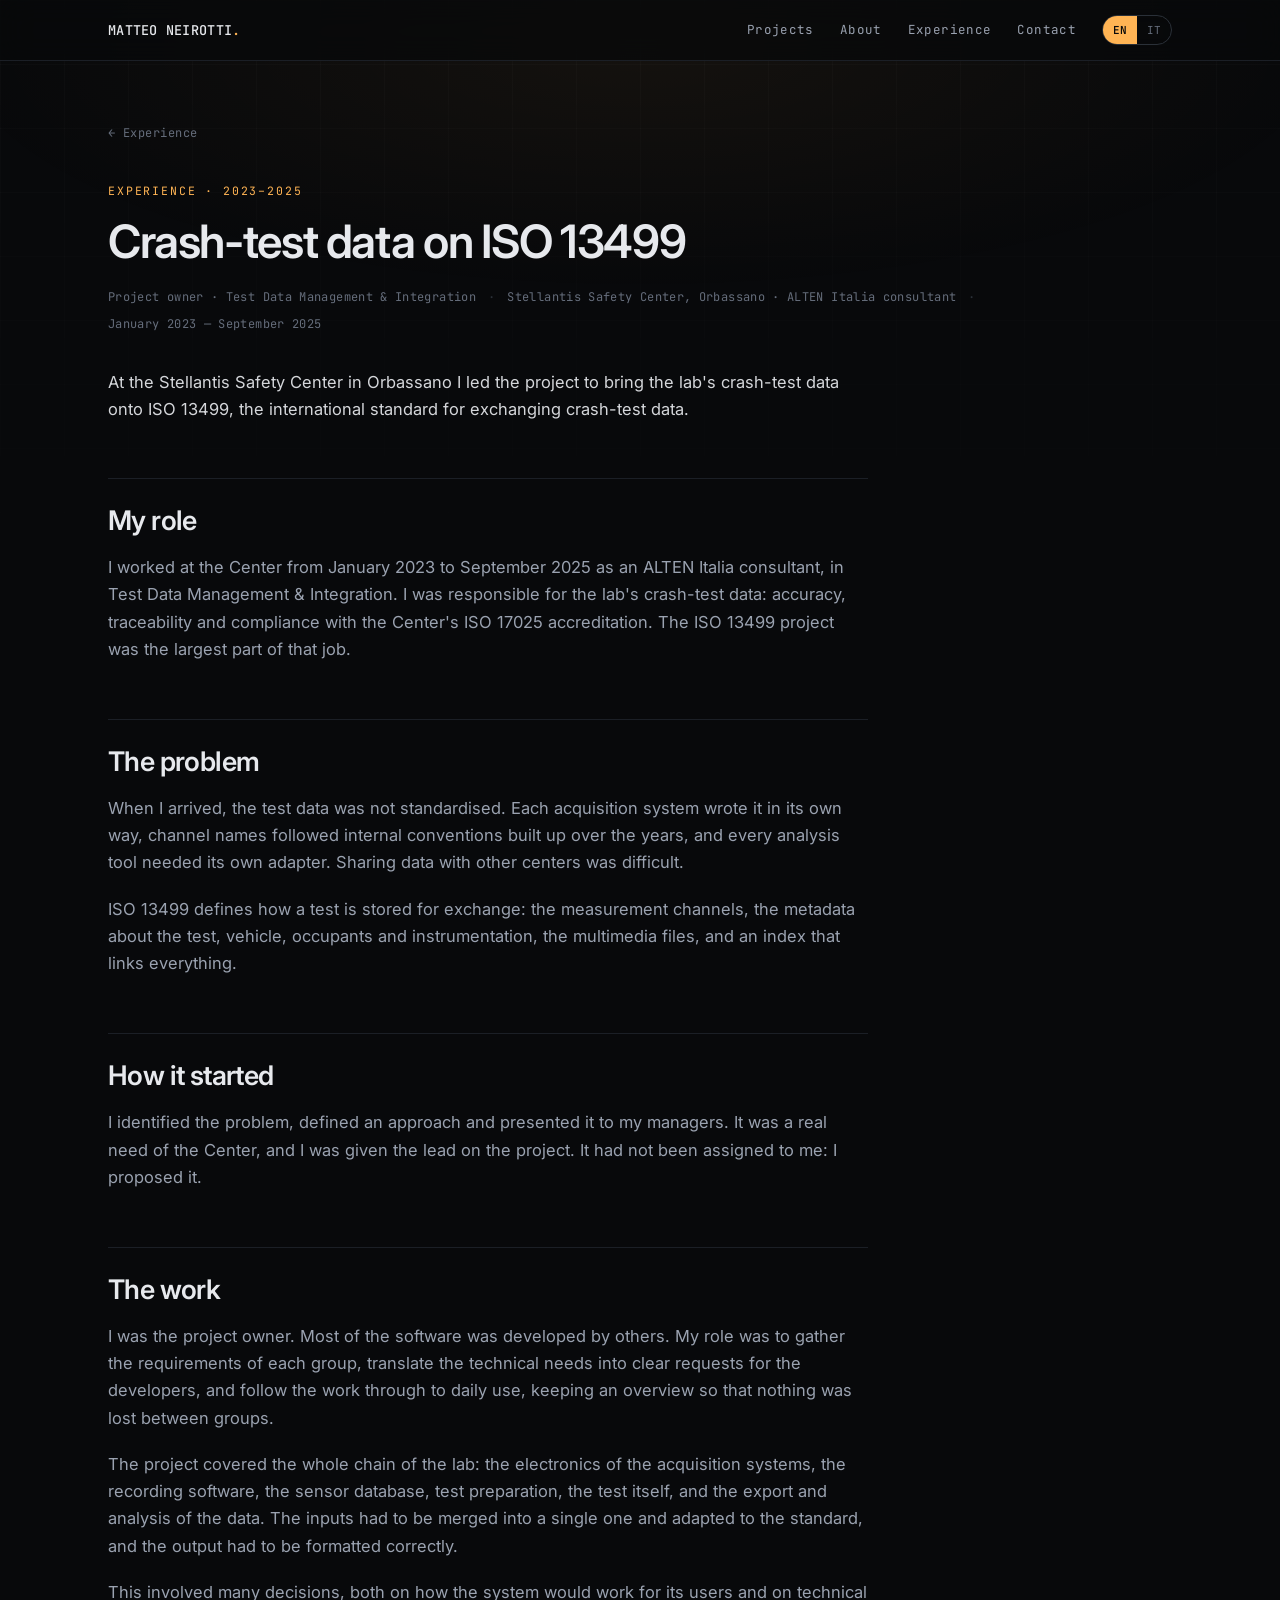
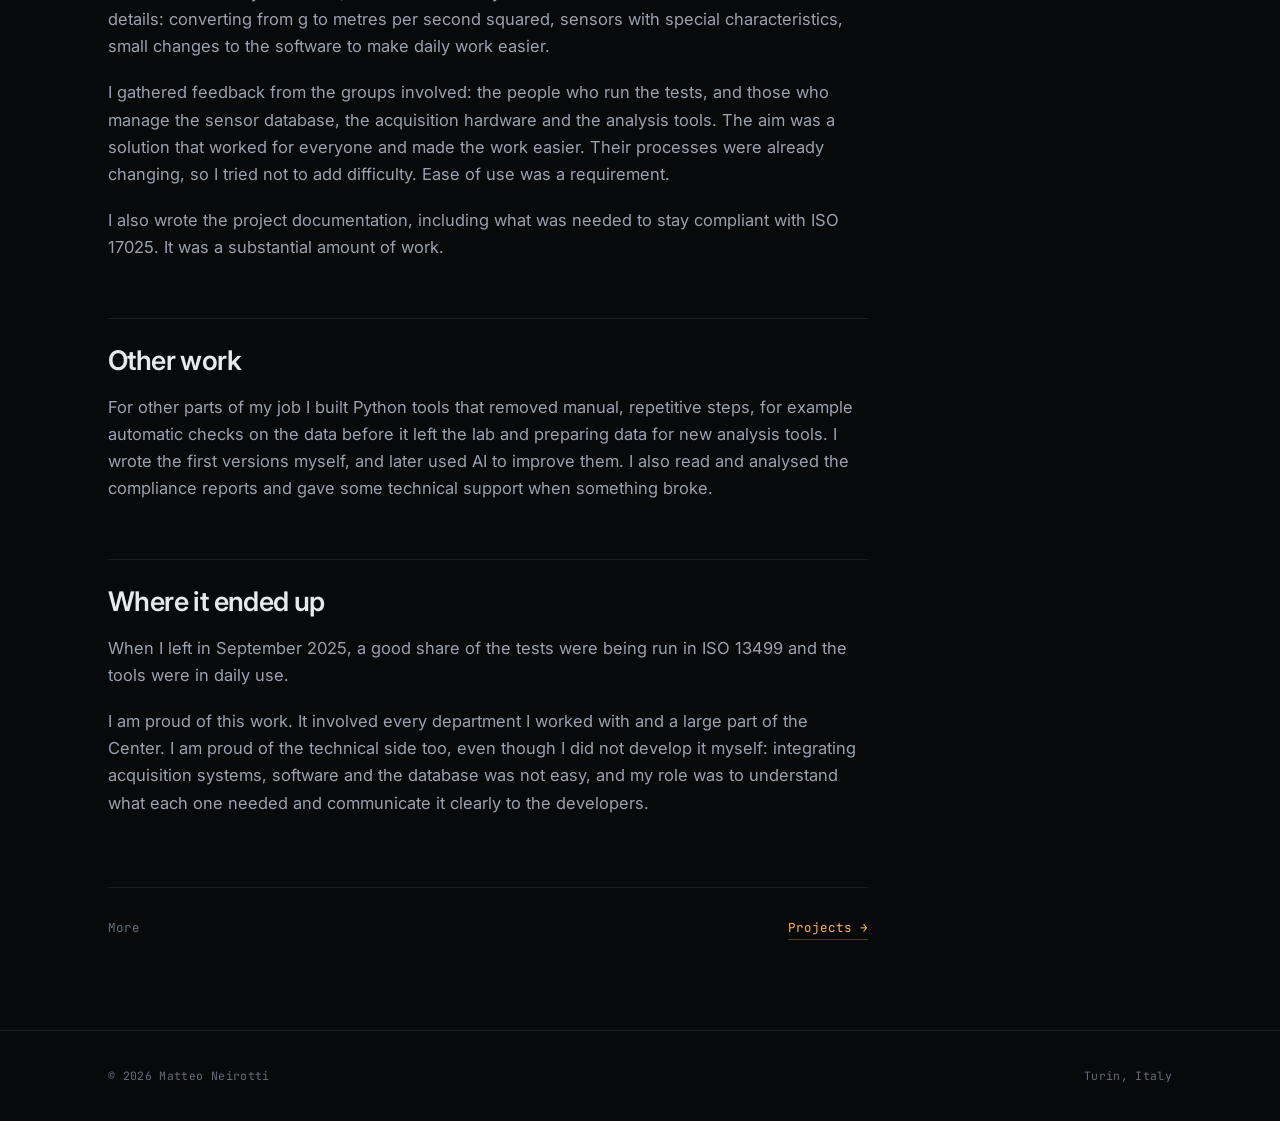
<file: projects/stellantis.html>
<!DOCTYPE html>
<html lang="en">
<head>
<meta charset="utf-8">
<meta name="viewport" content="width=device-width, initial-scale=1">
<title>Crash-test data on ISO 13499 · Matteo Neirotti</title>
<meta name="description" content="At the Stellantis Safety Center I led the project to bring the lab's crash-test data onto ISO 13499, the international standard for exchanging crash-test data. January 2023 to September 2025.">
<meta name="theme-color" content="#08090b">
<link rel="preconnect" href="https://fonts.googleapis.com">
<link rel="preconnect" href="https://fonts.gstatic.com" crossorigin>
<link href="https://fonts.googleapis.com/css2?family=Inter:wght@400;500;600;650&family=JetBrains+Mono:wght@400;500&display=swap" rel="stylesheet">
<link rel="stylesheet" href="../assets/site.css">
<link rel="icon" href="data:image/svg+xml,<svg xmlns='http://www.w3.org/2000/svg' viewBox='0 0 32 32'><rect width='32' height='32' rx='7' fill='%2308090b'/><text x='16' y='22' font-family='monospace' font-size='16' font-weight='700' fill='%23ffb454' text-anchor='middle'>M</text></svg>">
</head>
<body>

<header class="site-head">
  <div class="wrap">
    <a class="brand" href="../index.html">MATTEO NEIROTTI<span class="dot">.</span></a>
    <nav class="site-nav">
      <div class="nav-hide">
        <a href="../index.html#projects" data-it="Progetti">Projects</a>
        <a href="../index.html#about" data-it="Chi sono">About</a>
        <a href="../index.html#experience" data-it="Esperienza">Experience</a>
        <a href="../index.html#contact" data-it="Contatti">Contact</a>
      </div>
      <div class="lang" role="group" aria-label="Language">
        <button type="button" data-lang="en" aria-pressed="true">EN</button>
        <button type="button" data-lang="it" aria-pressed="false">IT</button>
      </div>
    </nav>
  </div>
</header>

<main class="art">
  <div class="wrap">
    <a class="back" href="../index.html#experience" data-it="← Esperienza">← Experience</a>

    <p class="eyebrow plain" data-it="Esperienza · 2023–2025">Experience · 2023–2025</p>
    <h1 class="h-lg" data-it="Dati dei crash test su ISO 13499">Crash-test data on ISO 13499</h1>
    <p class="art-meta">
      <span data-it="Owner del progetto · Test Data Management &amp; Integration">Project owner · Test Data Management &amp; Integration</span>
      <span data-it="Centro Sicurezza Stellantis, Orbassano · consulente ALTEN Italia">Stellantis Safety Center, Orbassano · ALTEN Italia consultant</span>
      <span data-it="Gennaio 2023 — Settembre 2025">January 2023 — September 2025</span>
    </p>

    <div class="body">

      <p class="lead" data-it="Al Centro Sicurezza Stellantis di Orbassano ho guidato il progetto per portare i dati dei crash test del laboratorio sullo standard ISO 13499, la norma internazionale per lo scambio dei dati di crash test.">
        At the Stellantis Safety Center in Orbassano I led the project to bring the lab's
        crash-test data onto ISO 13499, the international standard for exchanging crash-test data.
      </p>

      <h2 data-it="Il mio ruolo">My role</h2>
      <p data-it="Ho lavorato al Centro da gennaio 2023 a settembre 2025 come consulente ALTEN Italia, in Test Data Management &amp; Integration. Ero responsabile dei dati dei crash test del laboratorio: accuratezza, tracciabilità e conformità all'accreditamento ISO 17025 del Centro. Il progetto ISO 13499 è stata la parte più grande di quel lavoro.">
        I worked at the Center from January 2023 to September 2025 as an ALTEN Italia consultant,
        in Test Data Management &amp; Integration. I was responsible for the lab's crash-test data:
        accuracy, traceability and compliance with the Center's ISO 17025 accreditation. The
        ISO 13499 project was the largest part of that job.
      </p>

      <h2 data-it="Il problema">The problem</h2>
      <p data-it="Quando sono arrivato, i dati delle prove non erano standardizzati. Ogni sistema di acquisizione li scriveva a modo suo, i nomi dei canali seguivano convenzioni interne accumulate negli anni, e ogni strumento di analisi aveva bisogno del proprio adattatore. Condividere i dati con altri centri era difficile.">
        When I arrived, the test data was not standardised. Each acquisition system wrote it in
        its own way, channel names followed internal conventions built up over the years, and
        every analysis tool needed its own adapter. Sharing data with other centers was difficult.
      </p>
      <p data-it="ISO 13499 definisce come si salva una prova per lo scambio: i canali di misura, i metadati su prova, veicolo, occupanti e strumentazione, i file multimediali e un indice che collega tutto.">
        ISO 13499 defines how a test is stored for exchange: the measurement channels, the
        metadata about the test, vehicle, occupants and instrumentation, the multimedia files, and
        an index that links everything.
      </p>

      <h2 data-it="Come è partito">How it started</h2>
      <p data-it="Ho individuato il problema, ho definito un approccio e l'ho presentato ai miei responsabili. Era un'esigenza concreta del Centro e mi è stata affidata la guida del progetto. Non mi era stato assegnato: l'ho proposto io.">
        I identified the problem, defined an approach and presented it to my managers. It was a
        real need of the Center, and I was given the lead on the project. It had not been assigned
        to me: I proposed it.
      </p>

      <h2 data-it="Il lavoro">The work</h2>
      <p data-it="Ero il responsabile del progetto. Il software è stato sviluppato in gran parte da altri. Il mio ruolo era raccogliere i requisiti di ogni gruppo, tradurre le esigenze tecniche in richieste chiare per gli sviluppatori e seguire il lavoro fino all'uso quotidiano, mantenendo la visione d'insieme perché niente si perdesse tra un gruppo e l'altro.">
        I was the project owner. Most of the software was developed by others. My role was to
        gather the requirements of each group, translate the technical needs into clear requests
        for the developers, and follow the work through to daily use, keeping an overview so that
        nothing was lost between groups.
      </p>
      <p data-it="Il progetto copriva tutta la catena del laboratorio: l'elettronica dei sistemi di acquisizione, il software di registrazione, il database dei sensori, la preparazione della prova, la prova stessa, l'esportazione e l'analisi dei dati. Gli ingressi andavano riuniti in uno solo e adattati alla norma, e l'uscita formattata correttamente.">
        The project covered the whole chain of the lab: the electronics of the acquisition
        systems, the recording software, the sensor database, test preparation, the test itself,
        and the export and analysis of the data. The inputs had to be merged into a single one and
        adapted to the standard, and the output had to be formatted correctly.
      </p>
      <p data-it="Questo ha comportato molte decisioni, sia su come il sistema avrebbe funzionato per chi lo usa, sia su dettagli tecnici: la conversione da g a metri al secondo quadrato, sensori con caratteristiche particolari, piccole modifiche al software per semplificare il lavoro quotidiano.">
        This involved many decisions, both on how the system would work for its users and on
        technical details: converting from g to metres per second squared, sensors with special
        characteristics, small changes to the software to make daily work easier.
      </p>
      <p data-it="Ho raccolto il feedback dei gruppi coinvolti: chi esegue le prove e chi gestisce il database dei sensori, l'hardware di acquisizione e gli strumenti di analisi. L'obiettivo era una soluzione che funzionasse per tutti e semplificasse il lavoro. I loro processi stavano già cambiando, quindi ho cercato di non aggiungere difficoltà. La facilità d'uso era un requisito.">
        I gathered feedback from the groups involved: the people who run the tests, and those who
        manage the sensor database, the acquisition hardware and the analysis tools. The aim was a
        solution that worked for everyone and made the work easier. Their processes were already
        changing, so I tried not to add difficulty. Ease of use was a requirement.
      </p>
      <p data-it="Ho scritto anche la documentazione del progetto, compresa quella necessaria a restare conformi all'ISO 17025. È stato un lavoro consistente.">
        I also wrote the project documentation, including what was needed to stay compliant with
        ISO 17025. It was a substantial amount of work.
      </p>

      <h2 data-it="Altro lavoro">Other work</h2>
      <p data-it="Per altre parti del mio lavoro ho costruito strumenti in Python che toglievano passaggi manuali e ripetitivi, per esempio controlli automatici sui dati prima che uscissero dal laboratorio e la preparazione dei dati per i nuovi strumenti di analisi. Ho scritto io le prime versioni, e in seguito ho usato l'AI per migliorarle. Leggevo e analizzavo anche i report di conformità e davo un po' di supporto tecnico quando qualcosa si rompeva.">
        For other parts of my job I built Python tools that removed manual, repetitive steps, for
        example automatic checks on the data before it left the lab and preparing data for new
        analysis tools. I wrote the first versions myself, and later used AI to improve them. I
        also read and analysed the compliance reports and gave some technical support when
        something broke.
      </p>

      <h2 data-it="Dove è arrivato">Where it ended up</h2>
      <p data-it="Quando me ne sono andato, a settembre 2025, una buona parte delle prove veniva eseguita in ISO 13499 e gli strumenti erano in uso quotidiano.">
        When I left in September 2025, a good share of the tests were being run in ISO 13499 and
        the tools were in daily use.
      </p>
      <p data-it="Sono fiero di questo lavoro. Ha coinvolto tutti i reparti con cui lavoravo e gran parte del Centro. Sono fiero anche della parte tecnica, anche se non l'ho sviluppata io: integrare sistemi di acquisizione, software e database non era semplice, e il mio ruolo era capire le esigenze di ciascuno e comunicarle chiaramente agli sviluppatori.">
        I am proud of this work. It involved every department I worked with and a large part of
        the Center. I am proud of the technical side too, even though I did not develop it myself:
        integrating acquisition systems, software and the database was not easy, and my role was
        to understand what each one needed and communicate it clearly to the developers.
      </p>

      <div class="next">
        <span class="dim" data-it="Altro">More</span>
        <a href="../index.html#projects" data-it="Progetti →">Projects →</a>
      </div>

    </div>
  </div>
</main>

<footer class="site-foot">
  <div class="wrap">
    <p>© <span class="yr">2026</span> Matteo Neirotti</p>
    <p data-it="Torino, Italia">Turin, Italy</p>
  </div>
</footer>

<script>document.querySelectorAll('.yr').forEach(function(e){e.textContent=new Date().getFullYear()});</script>
<script src="../assets/site.js"></script>
</body>
</html>
</file>
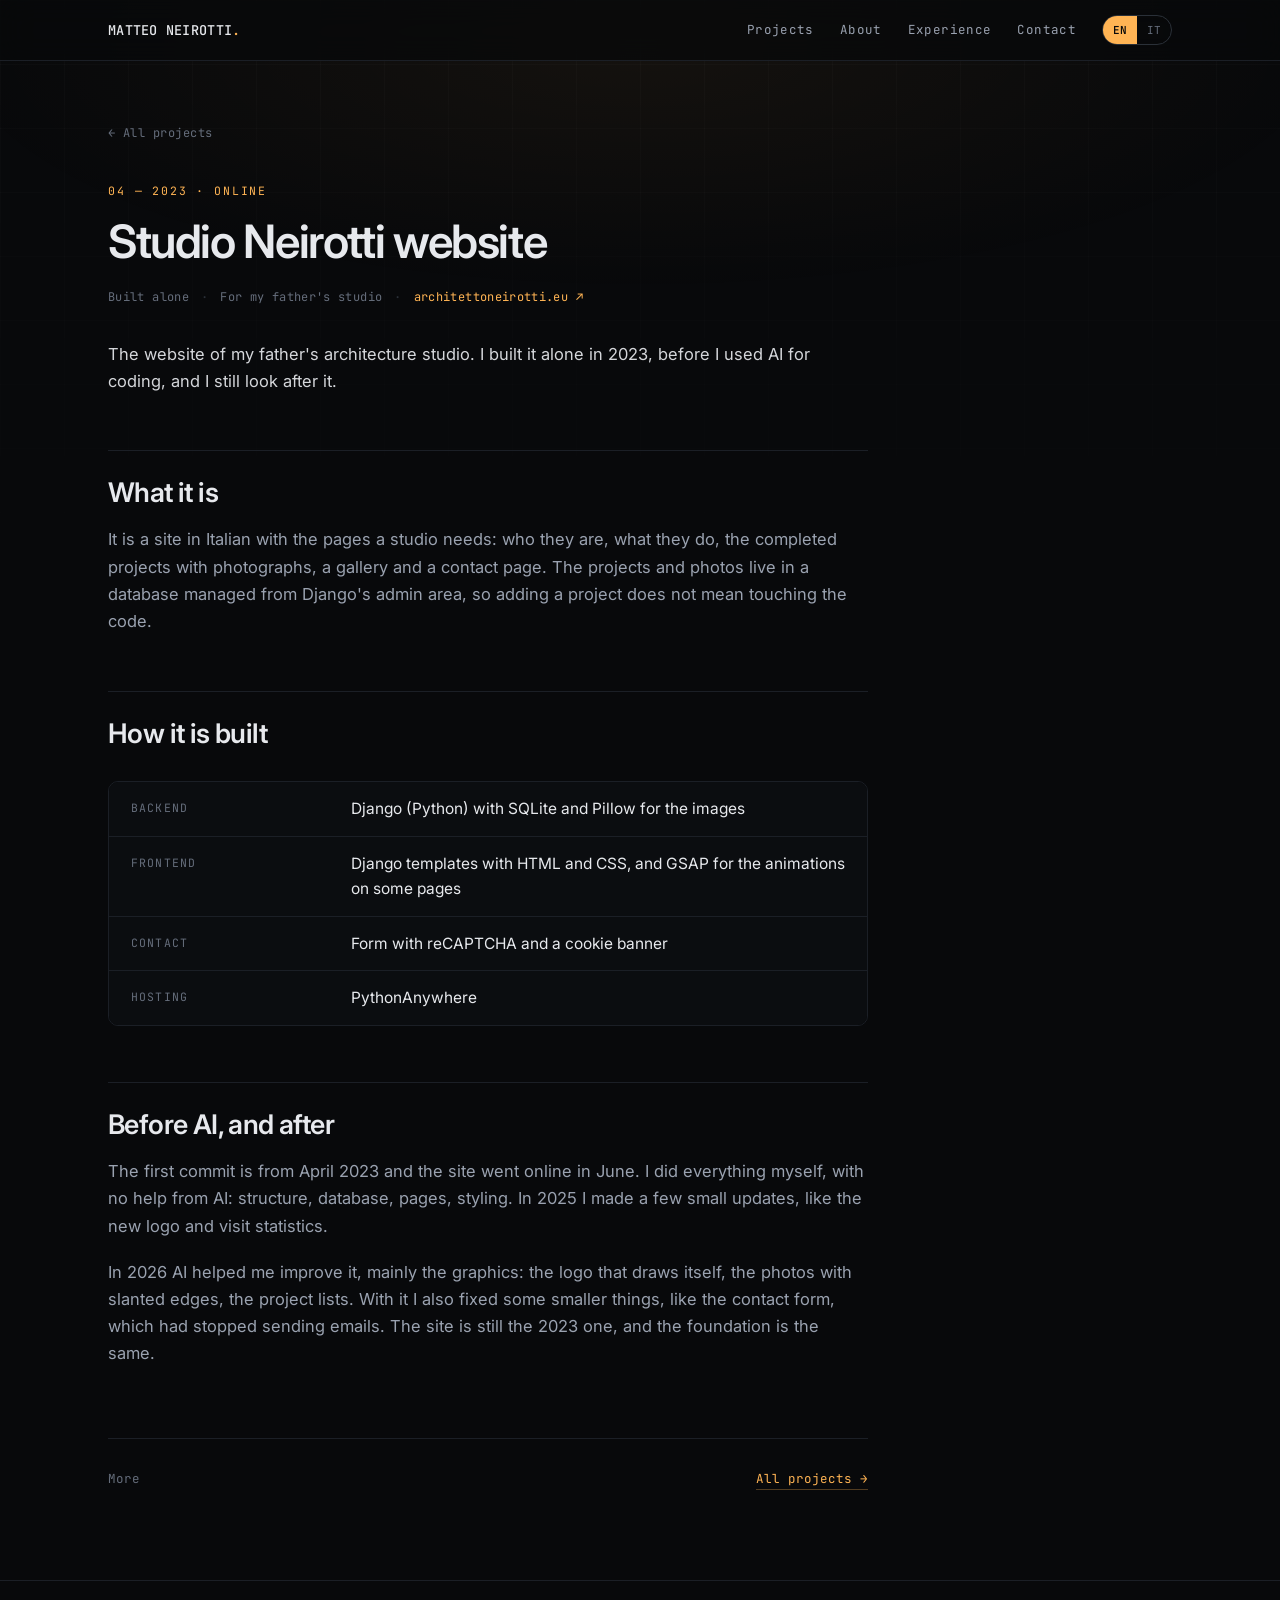
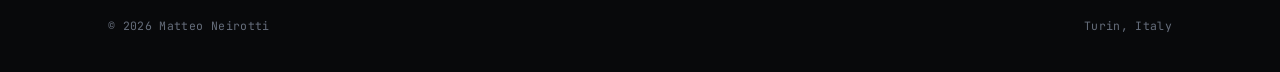
<file: projects/studio-neirotti.html>
<!DOCTYPE html>
<html lang="en">
<head>
<meta charset="utf-8">
<meta name="viewport" content="width=device-width, initial-scale=1">
<title>Studio Neirotti website · Matteo Neirotti</title>
<meta name="description" content="The website of my father's architecture studio, architettoneirotti.eu. I built it alone in 2023 with Django, before I used AI for coding. In 2026 AI helped mainly with the graphics.">
<meta name="theme-color" content="#08090b">
<link rel="preconnect" href="https://fonts.googleapis.com">
<link rel="preconnect" href="https://fonts.gstatic.com" crossorigin>
<link href="https://fonts.googleapis.com/css2?family=Inter:wght@400;500;600;650&family=JetBrains+Mono:wght@400;500&display=swap" rel="stylesheet">
<link rel="stylesheet" href="../assets/site.css">
<link rel="icon" href="data:image/svg+xml,<svg xmlns='http://www.w3.org/2000/svg' viewBox='0 0 32 32'><rect width='32' height='32' rx='7' fill='%2308090b'/><text x='16' y='22' font-family='monospace' font-size='16' font-weight='700' fill='%23ffb454' text-anchor='middle'>M</text></svg>">
</head>
<body>

<header class="site-head">
  <div class="wrap">
    <a class="brand" href="../index.html">MATTEO NEIROTTI<span class="dot">.</span></a>
    <nav class="site-nav">
      <div class="nav-hide">
        <a href="../index.html#projects" data-it="Progetti">Projects</a>
        <a href="../index.html#about" data-it="Chi sono">About</a>
        <a href="../index.html#experience" data-it="Esperienza">Experience</a>
        <a href="../index.html#contact" data-it="Contatti">Contact</a>
      </div>
      <div class="lang" role="group" aria-label="Language">
        <button type="button" data-lang="en" aria-pressed="true">EN</button>
        <button type="button" data-lang="it" aria-pressed="false">IT</button>
      </div>
    </nav>
  </div>
</header>

<main class="art">
  <div class="wrap">
    <a class="back" href="../index.html#projects" data-it="← Tutti i progetti">← All projects</a>

    <p class="eyebrow plain" data-it="04 — 2023 · online">04 — 2023 · online</p>
    <h1 class="h-lg" data-it="Sito dello Studio Neirotti">Studio Neirotti website</h1>
    <p class="art-meta">
      <span data-it="Fatto da solo">Built alone</span>
      <span data-it="Per lo studio di mio padre">For my father's studio</span>
      <span><a href="https://architettoneirotti.eu" target="_blank" rel="noopener" style="color:var(--accent);text-decoration:none">architettoneirotti.eu ↗</a></span>
    </p>

    <div class="body">

      <p class="lead" data-it="Il sito dello studio di architettura di mio padre. L'ho costruito da solo nel 2023, quando non usavo ancora l'AI per programmare, e lo tengo aggiornato io.">
        The website of my father's architecture studio. I built it alone in 2023, before I used AI
        for coding, and I still look after it.
      </p>

      <h2 data-it="Cos'è">What it is</h2>
      <p data-it="È un sito in italiano con le pagine che serve a uno studio: chi siamo, le attività, i lavori svolti con le fotografie, una galleria e i contatti. I lavori e le foto stanno in un database che si gestisce dall'area di amministrazione di Django, quindi per aggiungere un progetto non serve toccare il codice.">
        It is a site in Italian with the pages a studio needs: who they are, what they do, the
        completed projects with photographs, a gallery and a contact page. The projects and photos
        live in a database managed from Django's admin area, so adding a project does not mean
        touching the code.
      </p>

      <h2 data-it="Come è fatto">How it is built</h2>
      <dl class="spec">
        <div class="spec-row"><dt>Backend</dt>
          <dd data-it="Django (Python) con SQLite e Pillow per le immagini">Django (Python) with SQLite and Pillow for the images</dd></div>
        <div class="spec-row"><dt>Frontend</dt>
          <dd data-it="Template Django con HTML e CSS, e GSAP per le animazioni di alcune pagine">Django templates with HTML and CSS, and GSAP for the animations on some pages</dd></div>
        <div class="spec-row"><dt data-it="Contatti">Contact</dt>
          <dd data-it="Modulo con reCAPTCHA e banner dei cookie">Form with reCAPTCHA and a cookie banner</dd></div>
        <div class="spec-row"><dt>Hosting</dt>
          <dd>PythonAnywhere</dd></div>
      </dl>

      <h2 data-it="Prima dell'AI, e dopo">Before AI, and after</h2>
      <p data-it="Il primo commit è dell'aprile 2023 e il sito è andato online a giugno. Ho fatto tutto io, senza nessun aiuto dell'AI: struttura, database, pagine, stile. Nel 2025 ho fatto qualche aggiornamento piccolo, come il nuovo logo e le statistiche di visita.">
        The first commit is from April 2023 and the site went online in June. I did everything
        myself, with no help from AI: structure, database, pages, styling. In 2025 I made a few
        small updates, like the new logo and visit statistics.
      </p>
      <p data-it="Nel 2026 l'AI mi ha aiutato a migliorarlo, soprattutto nella grafica: il logo che si disegna da solo, le foto con i bordi inclinati, le liste dei progetti. Con il suo aiuto ho sistemato anche qualche cosa più piccola, come il modulo di contatto, che non mandava più le email. Il sito però è quello del 2023, e la base è ancora quella.">
        In 2026 AI helped me improve it, mainly the graphics: the logo that draws itself, the
        photos with slanted edges, the project lists. With it I also fixed some smaller things,
        like the contact form, which had stopped sending emails. The site is still the 2023 one,
        and the foundation is the same.
      </p>

      <div class="next">
        <span class="dim" data-it="Altro">More</span>
        <a href="../index.html#projects" data-it="Tutti i progetti →">All projects →</a>
      </div>

    </div>
  </div>
</main>

<footer class="site-foot">
  <div class="wrap">
    <p>© <span class="yr">2026</span> Matteo Neirotti</p>
    <p data-it="Torino, Italia">Turin, Italy</p>
  </div>
</footer>

<script>document.querySelectorAll('.yr').forEach(function(e){e.textContent=new Date().getFullYear()});</script>
<script src="../assets/site.js"></script>
</body>
</html>
</file>
<file: assets/site.css>
/* ============================================================
   matteoneirotti.com — design system
   Dark / technical. One accent. Everything else is structure.
   ============================================================ */

:root{
  --bg:        #08090b;
  --bg-2:      #0b0d10;
  --surface:   #101318;
  --surface-2: #14181e;
  --line:      #1b1f26;
  --line-2:    #2a3038;
  --text:      #e7e9ed;
  --muted:     #9aa2b0;
  --dim:       #656d7b;
  --accent:    #ffb454;
  --accent-2:  #ffd9a0;
  --accent-bg: rgba(255,180,84,.10);
  --mono: "JetBrains Mono", ui-monospace, SFMono-Regular, Menlo, Consolas, monospace;
  --sans: "Inter", -apple-system, BlinkMacSystemFont, "Segoe UI", Roboto, Helvetica, Arial, sans-serif;
  --max: 1120px;
  --narrow: 760px;
  --ease: cubic-bezier(.2,.7,.3,1);
}

*,*::before,*::after{ box-sizing:border-box; }

html{ scroll-behavior:smooth; -webkit-text-size-adjust:100%; }
@media (prefers-reduced-motion:reduce){ html{scroll-behavior:auto} *{animation:none!important;transition:none!important} }

body{
  margin:0;
  background:var(--bg);
  color:var(--text);
  font-family:var(--sans);
  font-size:17px;
  line-height:1.65;
  -webkit-font-smoothing:antialiased;
  text-rendering:optimizeLegibility;
}

/* faint engineering grid + top glow */
body::before{
  content:"";
  position:fixed; inset:0; z-index:0; pointer-events:none;
  background-image:
    linear-gradient(to right, rgba(255,255,255,.022) 1px, transparent 1px),
    linear-gradient(to bottom, rgba(255,255,255,.022) 1px, transparent 1px);
  background-size:64px 64px;
  mask-image:linear-gradient(to bottom, rgba(0,0,0,.9), transparent 70%);
  -webkit-mask-image:linear-gradient(to bottom, rgba(0,0,0,.9), transparent 70%);
}
body::after{
  content:"";
  position:fixed; top:-25vh; left:50%; transform:translateX(-50%);
  width:120vw; height:60vh; z-index:0; pointer-events:none;
  background:radial-gradient(ellipse at center, rgba(255,180,84,.055), transparent 65%);
}
main,header,footer{ position:relative; z-index:1; }

a{ color:inherit; }
img{ max-width:100%; display:block; }
hr{ border:0; border-top:1px solid var(--line); margin:0; }

.wrap{ width:100%; max-width:var(--max); margin:0 auto; padding:0 28px; }
.narrow{ max-width:var(--narrow); }

/* ---------- header ---------- */
.site-head{
  position:sticky; top:0; z-index:50;
  background:rgba(8,9,11,.72);
  backdrop-filter:blur(14px); -webkit-backdrop-filter:blur(14px);
  border-bottom:1px solid var(--line);
}
.site-head .wrap{ display:flex; align-items:center; gap:24px; height:60px; }
.brand{
  font-family:var(--mono); font-size:13.5px; letter-spacing:.02em;
  text-decoration:none; font-weight:500; white-space:nowrap;
}
.brand .dot{ color:var(--accent); }
.site-nav{ margin-left:auto; display:flex; align-items:center; gap:26px; }
.site-nav a{
  font-family:var(--mono); font-size:12.5px; letter-spacing:.03em;
  color:var(--muted); text-decoration:none; transition:color .18s var(--ease);
}
.site-nav a:hover{ color:var(--text); }
.lang{
  display:flex; border:1px solid var(--line-2); border-radius:999px; overflow:hidden;
  font-family:var(--mono); font-size:11px; letter-spacing:.06em;
}
.lang button{
  background:none; border:0; color:var(--dim); cursor:pointer;
  padding:5px 10px; font:inherit; transition:.18s var(--ease);
}
.lang button:hover{ color:var(--text); }
.lang button[aria-pressed="true"]{ background:var(--accent); color:#0a0a0a; font-weight:600; }
.nav-hide{ display:flex; gap:26px; }
@media (max-width:720px){ .nav-hide{ display:none; } }

/* ---------- type ---------- */
h1,h2,h3,h4{ line-height:1.15; margin:0; letter-spacing:-.02em; font-weight:600; }
.h-xl{ font-size:clamp(40px,7.5vw,74px); letter-spacing:-.035em; font-weight:650; }
.h-lg{ font-size:clamp(30px,4.6vw,46px); letter-spacing:-.03em; }
.h-md{ font-size:clamp(22px,2.8vw,29px); letter-spacing:-.022em; }
.h-sm{ font-size:19px; letter-spacing:-.015em; }
p{ margin:0 0 1.15em; color:var(--muted); }
p.lead{ font-size:clamp(18px,2.1vw,21px); line-height:1.6; color:var(--text); opacity:.92; }
strong{ color:var(--text); font-weight:600; }
.muted{ color:var(--muted); }
.dim{ color:var(--dim); }

.eyebrow{
  font-family:var(--mono); font-size:11.5px; letter-spacing:.16em;
  text-transform:uppercase; color:var(--accent); margin:0 0 14px;
  display:flex; align-items:center; gap:12px;
}
.eyebrow::after{ content:""; flex:1; height:1px; background:linear-gradient(to right,var(--line-2),transparent); }
.eyebrow.plain::after{ display:none; }

/* ---------- sections ---------- */
section{ padding:86px 0; border-top:1px solid var(--line); }
section:first-of-type{ border-top:0; }
@media (max-width:720px){ section{ padding:60px 0; } }

/* ---------- hero ---------- */
.hero{ padding:clamp(70px,13vh,130px) 0 84px; border-top:0; }
@keyframes pulse{ 70%{box-shadow:0 0 0 8px rgba(255,180,84,0)} 100%{box-shadow:0 0 0 0 rgba(255,180,84,0)} }
.hero h1{ margin-bottom:22px; }
.hero .role{
  font-family:var(--mono); font-size:clamp(13px,1.6vw,15px); color:var(--accent-2);
  letter-spacing:.01em; margin-bottom:26px;
}
.hero p.lead{ max-width:660px; }
.facts{
  display:flex; flex-wrap:wrap; gap:10px 0; margin-top:36px;
  font-family:var(--mono); font-size:12px; color:var(--dim); letter-spacing:.02em;
}
.facts span:not(:last-child)::after{ content:"/"; margin:0 14px; color:var(--line-2); }

/* ---------- buttons ---------- */
.btn-row{ display:flex; flex-wrap:wrap; gap:12px; margin-top:34px; }
.btn{
  display:inline-flex; align-items:center; gap:9px;
  font-family:var(--mono); font-size:12.5px; letter-spacing:.03em;
  padding:11px 20px; border-radius:6px; text-decoration:none;
  border:1px solid var(--line-2); color:var(--text);
  transition:.2s var(--ease);
}
.btn:hover{ border-color:var(--accent); color:var(--accent); transform:translateY(-1px); }
.btn.primary{ background:var(--accent); color:#0a0a0a; border-color:var(--accent); font-weight:600; }
.btn.primary:hover{ background:var(--accent-2); border-color:var(--accent-2); color:#0a0a0a; }

/* ---------- project cards ---------- */
.cards{ display:grid; gap:1px; background:var(--line); border:1px solid var(--line); border-radius:10px; overflow:hidden; }
.card{
  background:var(--bg-2); padding:34px 32px; text-decoration:none; display:block;
  transition:background .22s var(--ease); position:relative;
}
.card:hover{ background:var(--surface-2); }
.card-top{ display:flex; align-items:baseline; gap:16px; margin-bottom:14px; }
.card-num{ font-family:var(--mono); font-size:11.5px; color:var(--accent); letter-spacing:.1em; }
.card-year{ font-family:var(--mono); font-size:12px; color:var(--dim); letter-spacing:.04em; margin-left:auto; }
.card-year .arch{ color:var(--accent); opacity:.75; }
.card h3{ font-size:25px; margin-bottom:10px; letter-spacing:-.024em; }
.card p{ margin:0 0 18px; font-size:15.5px; max-width:62ch; }
.card .go{
  font-family:var(--mono); font-size:12px; color:var(--accent); letter-spacing:.04em;
  margin-top:20px; display:inline-block; opacity:0; transform:translateX(-6px);
  transition:.24s var(--ease);
}
.card:hover .go{ opacity:1; transform:translateX(0); }
@media (max-width:720px){ .card .go{ opacity:1; transform:none; } .card{ padding:28px 22px; } }

/* ---------- metrics ---------- */
.metrics{ display:grid; grid-template-columns:repeat(auto-fit,minmax(160px,1fr)); gap:1px; background:var(--line); border:1px solid var(--line); border-radius:10px; overflow:hidden; margin:34px 0; }
.metric{ background:var(--bg-2); padding:24px 22px; }
.metric .v{ font-family:var(--mono); font-size:clamp(24px,3.4vw,32px); color:var(--accent); letter-spacing:-.02em; line-height:1.1; }
.metric .k{ font-family:var(--mono); font-size:11px; text-transform:uppercase; letter-spacing:.1em; color:var(--dim); margin-top:9px; }

/* ---------- timeline ---------- */
.tl{ display:grid; gap:0; }
.tl-item{
  display:grid; grid-template-columns:190px 1fr; gap:34px;
  padding:30px 0; border-top:1px solid var(--line);
}
.tl-item:first-child{ border-top:0; padding-top:0; }
.tl-when{ font-family:var(--mono); font-size:12.5px; color:var(--accent); letter-spacing:.02em; padding-top:5px; }
.tl-when .where{ display:block; color:var(--dim); margin-top:6px; letter-spacing:.03em; }
.tl-body h3{ font-size:20px; margin-bottom:4px; }
.tl-org{ font-family:var(--mono); font-size:12.5px; color:var(--muted); margin-bottom:12px; }
.tl-body ul{ margin:0; padding-left:19px; color:var(--muted); font-size:15.5px; }
.tl-body li{ margin-bottom:7px; }
.tl-body li::marker{ color:var(--line-2); }
@media (max-width:760px){ .tl-item{ grid-template-columns:1fr; gap:12px; } }

/* ---------- generic two-col list ---------- */
.grid2{ display:grid; grid-template-columns:repeat(auto-fit,minmax(280px,1fr)); gap:34px; }
.grid3{ display:grid; grid-template-columns:repeat(auto-fit,minmax(220px,1fr)); gap:30px; }
.block h4{ font-family:var(--mono); font-size:11.5px; text-transform:uppercase; letter-spacing:.13em; color:var(--accent); margin-bottom:14px; font-weight:500; }
.block ul{ list-style:none; margin:0; padding:0; }
.block li{ color:var(--muted); font-size:15px; padding:7px 0; border-top:1px solid var(--line); }
.block li:first-child{ border-top:0; }
.block li .s{ display:block; font-family:var(--mono); font-size:11.5px; color:var(--dim); margin-top:3px; }

/* ---------- article (detail pages) ---------- */
.art{ padding:56px 0 90px; }
.back{
  font-family:var(--mono); font-size:12px; color:var(--dim); text-decoration:none;
  letter-spacing:.04em; display:inline-block; margin-bottom:38px; transition:color .18s var(--ease);
}
.back:hover{ color:var(--accent); }
.art h1{ margin-bottom:20px; }
.art-meta{
  font-family:var(--mono); font-size:12px; color:var(--dim); letter-spacing:.03em;
  display:flex; flex-wrap:wrap; gap:8px 0; margin-bottom:34px;
}
.art-meta span:not(:last-child)::after{ content:"·"; margin:0 12px; color:var(--line-2); }
.art .body{ max-width:var(--narrow); }
.art .body h2{
  font-size:clamp(21px,2.6vw,27px); margin:56px 0 18px; letter-spacing:-.022em;
  padding-top:26px; border-top:1px solid var(--line);
}
.art .body h3{ font-size:18px; margin:34px 0 12px; }
.art .body p{ font-size:16.5px; }
.art .body ul,.art .body ol{ color:var(--muted); font-size:16.5px; padding-left:20px; margin:0 0 1.2em; }
.art .body li{ margin-bottom:9px; }
.art .body li::marker{ color:var(--accent); }
.art .body li strong{ color:var(--text); }

.spec{ border:1px solid var(--line); border-radius:10px; overflow:hidden; margin:32px 0; }
.spec-row{ display:grid; grid-template-columns:200px 1fr; gap:20px; padding:14px 22px; border-top:1px solid var(--line); background:var(--bg-2); }
.spec-row:first-child{ border-top:0; }
.spec-row dt{ font-family:var(--mono); font-size:11.5px; text-transform:uppercase; letter-spacing:.1em; color:var(--dim); padding-top:3px; }
.spec-row dd{ margin:0; font-size:15.5px; color:var(--text); }
@media (max-width:640px){ .spec-row{ grid-template-columns:1fr; gap:5px; } }

.note{
  border-left:2px solid var(--accent); background:var(--accent-bg);
  padding:18px 22px; border-radius:0 8px 8px 0; margin:32px 0;
}
.note p{ margin:0; color:var(--text); font-size:15.5px; }

pre{
  background:var(--surface); border:1px solid var(--line); border-radius:8px;
  padding:18px 20px; overflow-x:auto; margin:26px 0;
  font-family:var(--mono); font-size:13px; line-height:1.75; color:var(--muted);
}
pre .c{ color:var(--accent); }
code{ font-family:var(--mono); font-size:.9em; color:var(--accent-2); }

.next{
  display:flex; justify-content:space-between; align-items:center; gap:20px; flex-wrap:wrap;
  border-top:1px solid var(--line); margin-top:70px; padding-top:30px;
  font-family:var(--mono); font-size:12.5px;
}
.next a{ color:var(--accent); text-decoration:none; }
.next a:hover{ color:var(--accent-2); }

/* ---------- contact ---------- */
.contact-links{ display:grid; grid-template-columns:repeat(auto-fit,minmax(230px,1fr)); gap:1px; background:var(--line); border:1px solid var(--line); border-radius:10px; overflow:hidden; margin-top:34px; }
.contact-links a{ background:var(--bg-2); padding:24px 24px; text-decoration:none; transition:background .2s var(--ease); }
.contact-links a:hover{ background:var(--surface-2); }
.contact-links .k{ font-family:var(--mono); font-size:11px; text-transform:uppercase; letter-spacing:.12em; color:var(--dim); margin-bottom:8px; }
.contact-links .v{ font-size:16px; color:var(--text); word-break:break-word; }
.contact-links a:hover .v{ color:var(--accent); }

/* ---------- footer ---------- */
.site-foot{ border-top:1px solid var(--line); padding:36px 0; }
.site-foot .wrap{ display:flex; flex-wrap:wrap; gap:14px; justify-content:space-between; align-items:center; }
.site-foot p{ margin:0; font-family:var(--mono); font-size:11.5px; color:var(--dim); letter-spacing:.03em; }

/* ---------- reveal ---------- */
.rv{ opacity:0; transform:translateY(14px); transition:opacity .7s var(--ease), transform .7s var(--ease); }
.rv.in{ opacity:1; transform:none; }
@media (prefers-reduced-motion:reduce){ .rv{ opacity:1; transform:none; } }

/* ---------- figures ---------- */
figure{ margin:34px 0; }
figure img{
  width:100%; border-radius:8px; border:1px solid var(--line-2);
  background:#fff;
}
figure.plain img{ background:transparent; }
figcaption{
  font-family:var(--mono); font-size:11.5px; color:var(--dim);
  letter-spacing:.02em; margin-top:11px; line-height:1.6;
}
.gallery{ display:grid; grid-template-columns:repeat(auto-fit,minmax(210px,1fr)); gap:14px; margin:32px 0 12px; }
.gallery img{ width:100%; aspect-ratio:4/3; object-fit:cover; border-radius:8px; border:1px solid var(--line-2); }

/* ---------- status line on a project page ---------- */
.status-line{
  font-family:var(--mono); font-size:12px; letter-spacing:.04em;
  color:var(--accent); border-left:2px solid var(--accent);
  padding-left:14px; margin:0 0 30px;
}
.status-line.grey{ color:var(--dim); border-left-color:var(--line-2); }

/* ---------- inline link style inside prose ---------- */
.body a:not(.btn){ color:var(--accent); text-decoration:none; border-bottom:1px solid rgba(255,180,84,.3); }
.body a:not(.btn):hover{ border-bottom-color:var(--accent); }

figure video{ display:block; width:auto; max-width:100%; max-height:min(560px,68vh); margin:0 auto; border-radius:8px; border:1px solid var(--line-2); background:#000; }
figure:has(video) figcaption{ text-align:center; }
figcaption{ font-family:var(--mono); font-size:11.5px; color:var(--dim); margin-top:10px; }

/* ---------- recession chart ---------- */
.rpe-chart{ width:100%; height:auto; display:block; }
.rpe-chart .ax{ font-family:var(--mono); font-size:13.5px; fill:#7a8291; }
.rpe-chart .acc{ fill:#ffb454; opacity:.85; }
.rpe-chart .hi{ fill:#ffd9a0; }
.rpe-chart .rec{ font-size:12px; }
.rpe-chart .lab{ font-size:17px; fill:#9aa1ad; }
.rpe-chart .val{ font-size:17px; fill:#c3c8d0; }
.rpe-chart .val.hi{ fill:#ffb454; }
.rpe-chart .band{ fill:#ff5c5c; opacity:.13; }
.rpe-chart .band-pan{ fill:#ff5c5c; opacity:.06; }
.rv.in .rpe-chart .reveal{ animation:rpereveal 2.8s cubic-bezier(.3,.6,.3,1) both; }
@keyframes rpereveal{ from{ clip-path:inset(0 100% 0 0); } to{ clip-path:inset(0 0 0 0); } }
@media (prefers-reduced-motion:reduce){ .rv.in .rpe-chart .reveal{ animation:none; } }
.chart-read{ font-family:var(--mono); font-size:12px; color:var(--accent-2); min-height:18px; margin-top:6px; }
.cmp-wrap{ overflow-x:auto; border:1px solid var(--line); border-radius:10px; margin:30px 0; }
table.cmp{ width:100%; border-collapse:collapse; font-size:15px; background:var(--bg-2); }
table.cmp th, table.cmp td{ padding:12px 18px; text-align:right; border-top:1px solid var(--line); white-space:nowrap; }
table.cmp th:first-child, table.cmp td:first-child{ text-align:left; white-space:normal; }
table.cmp thead th{ border-top:0; font-family:var(--mono); font-size:11.5px; text-transform:uppercase; letter-spacing:.1em; color:var(--dim); font-weight:500; }
table.cmp td.hl{ color:var(--accent); font-family:var(--mono); }

/* ---------- photo grid ---------- */
.shots{ display:grid; grid-template-columns:repeat(2,1fr); gap:18px 14px; margin:34px 0; }
.shots figure{ margin:0; }
.shots img{ width:100%; aspect-ratio:4/3; object-fit:cover; background:#111; transition:transform .5s cubic-bezier(.2,.7,.2,1), border-color .3s; }
.shots figure{ overflow:hidden; }
.shots figure:hover img{ border-color:var(--accent); }
@media (max-width:560px){ .shots{ grid-template-columns:1fr; } }

/* ---------- motion ---------- */
@keyframes rise{ from{ opacity:0; transform:translateY(18px); } to{ opacity:1; transform:none; } }
.hero .wrap > *{ animation:rise .8s var(--ease) both; }
.hero .wrap > *:nth-child(2){ animation-delay:.08s; }
.hero .wrap > *:nth-child(3){ animation-delay:.16s; }
.hero .wrap > *:nth-child(4){ animation-delay:.24s; }
.hero .wrap > *:nth-child(5){ animation-delay:.32s; }
.hero .wrap > *:nth-child(n+6){ animation-delay:.4s; }
.progress{
  position:fixed; top:0; left:0; right:0; height:2px; z-index:60;
  background:var(--accent); transform:scaleX(0); transform-origin:0 50%;
  pointer-events:none;
}
.card::before{
  content:""; position:absolute; left:0; top:0; bottom:0; width:2px;
  background:var(--accent); transform:scaleY(0); transform-origin:50% 0;
  transition:transform .35s var(--ease);
}
.card:hover::before{ transform:scaleY(1); }
.shots img{ transition:transform .7s cubic-bezier(.2,.7,.2,1), border-color .3s; }
.shots figure:hover img{ transform:scale(1.035); }
.shots figure{ border-radius:8px; }
.shots figcaption{ position:relative; background:var(--bg); }
@media (prefers-reduced-motion:reduce){ .progress{ display:none; } }
</file>
